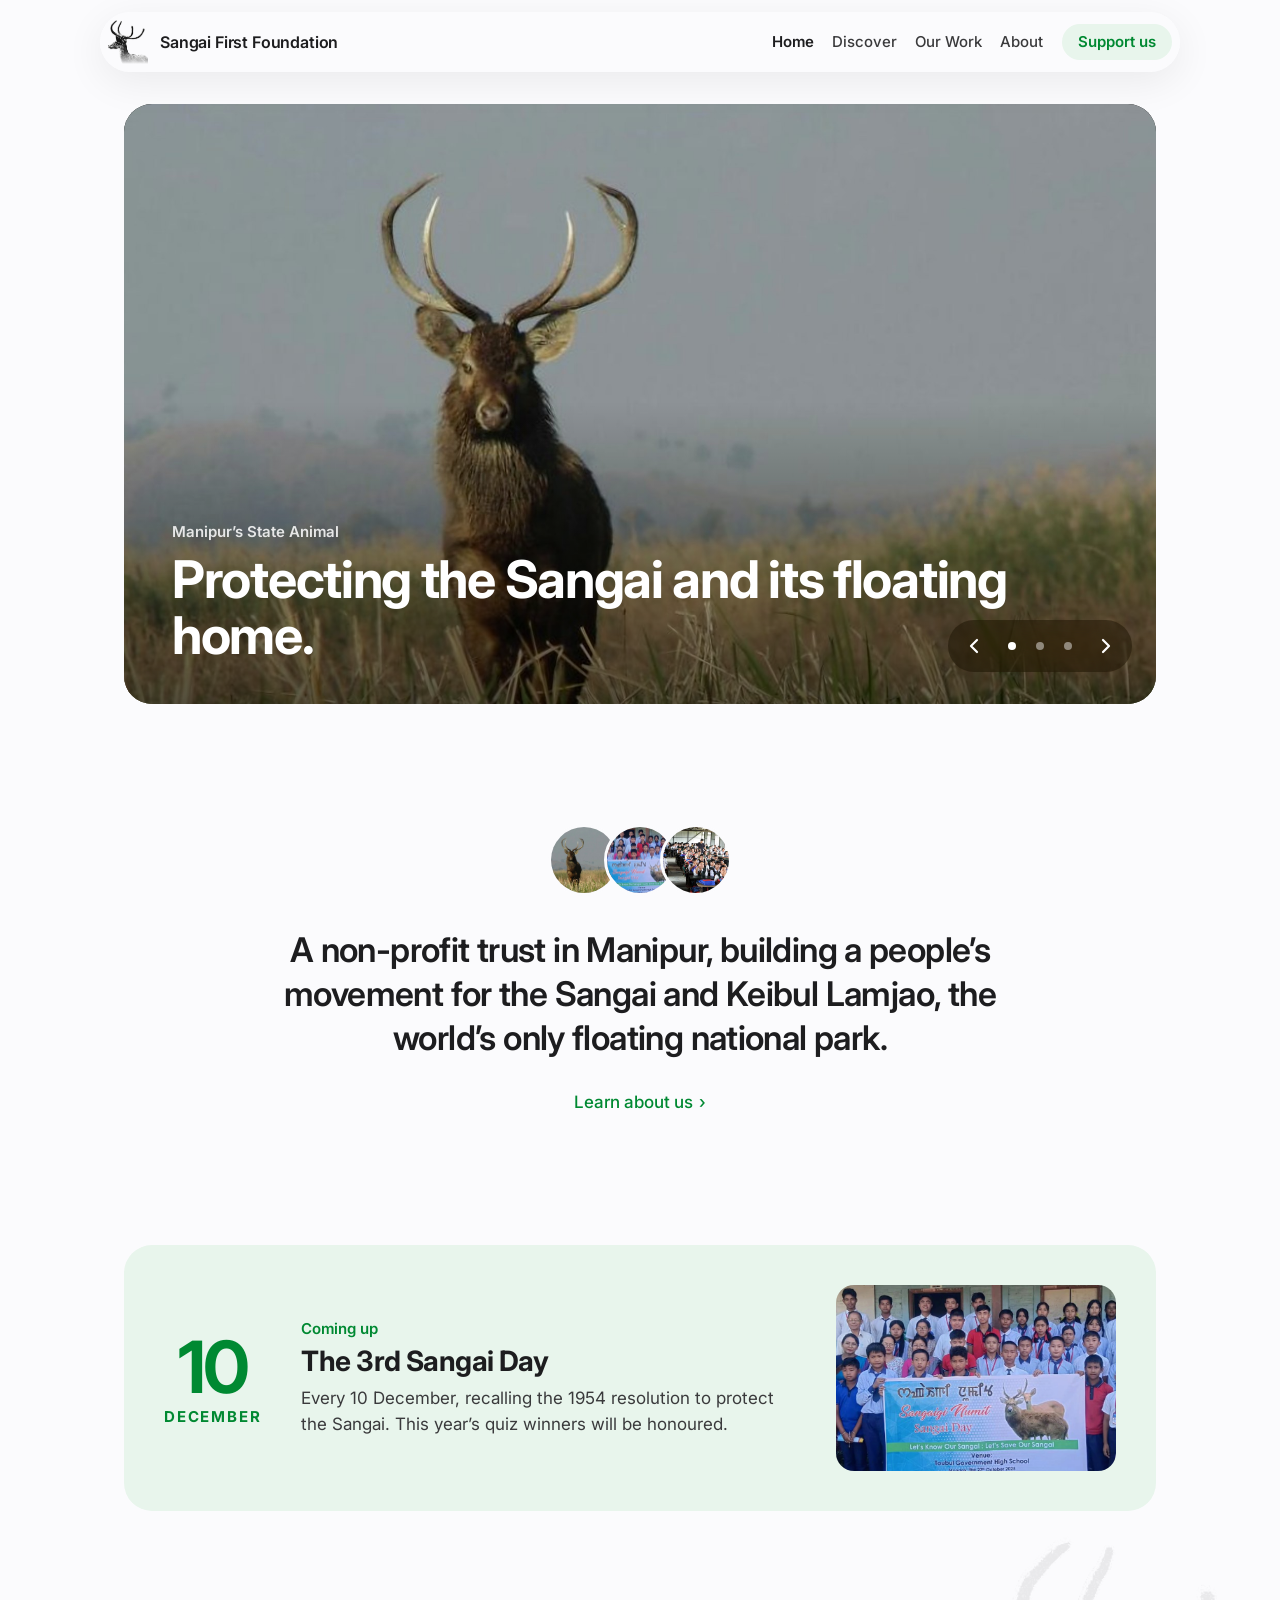
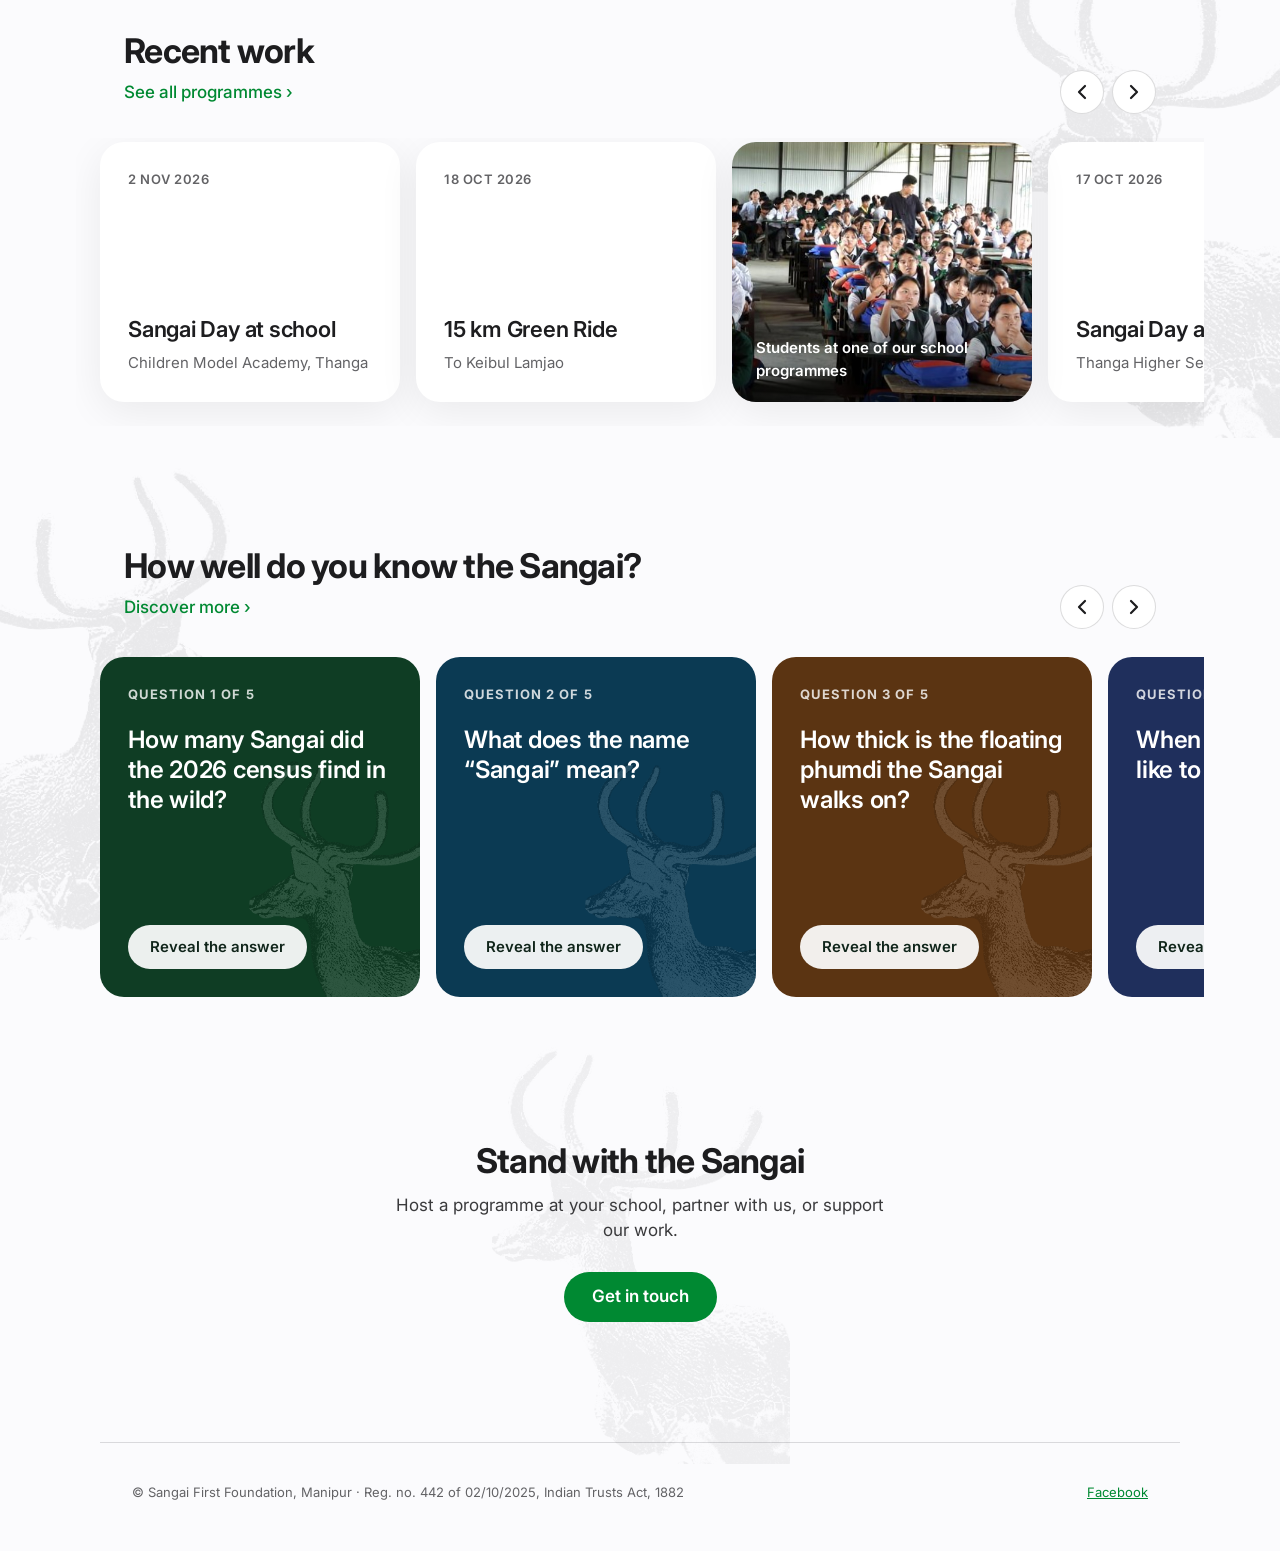
<file: index.html>
<!doctype html>
<html lang="en">
<head>
<meta charset="utf-8">
<meta name="viewport" content="width=device-width, initial-scale=1">
<title>Sangai First Foundation</title>
<meta name="description" content="A non-profit trust in Manipur building a people’s movement for the Sangai and Keibul Lamjao, the world’s only floating national park.">
<meta name="theme-color" content="#FBFBFD" media="(prefers-color-scheme: light)">
<meta name="theme-color" content="#000000" media="(prefers-color-scheme: dark)">
<link rel="icon" href="images/deer-engraving.png">
<link rel="preconnect" href="https://fonts.googleapis.com">
<link rel="preconnect" href="https://fonts.gstatic.com" crossorigin>
<link rel="stylesheet" href="https://fonts.googleapis.com/css2?family=Inter:wght@400;500;600;700&amp;family=Playfair+Display:wght@900&amp;display=swap">
<link rel="stylesheet" href="assets/styles.css?v=88663d30">
<script src="assets/site.js?v=88663d30" defer></script>
</head>
<body>
  <a class="skip" href="#main">Skip to content</a>
  <header class="site-header">
    <nav aria-label="Main" class="glassbar nav">
      <a class="brand" href="index.html">
        <span class="brand-mark" aria-hidden="true"><img class="engrave" src="images/deer-engraving.png" alt=""></span>
        <span class="brand-name">Sangai First Foundation</span>
      </a>
      <div class="nav-menu" id="nav-menu">
        <ul class="nav-links">
        <li><a href="index.html" aria-current="page">Home</a></li>
        <li><a href="discover.html">Discover</a></li>
        <li><a href="work.html">Our Work</a></li>
        <li><a href="about.html">About</a></li>
        </ul>
        <a class="nav-cta" href="contact.html">Support us</a>
      </div>
    </nav>
  </header>
  <main id="main">
    <section data-slideshow aria-roledescription="carousel" aria-label="Highlights" style="max-width: 1080px; margin: 0 auto; padding: 32px 24px 0">
      <div class="hero" style="position: relative; border-radius: 28px; overflow: hidden; background: #0B0F0B; height: 600px">
        <div data-slide role="group" aria-roledescription="slide" aria-label="1 of 3: The Sangai" style="position: absolute; inset: 0">
          <img src="images/deer-hd.jpg" alt="A Sangai stag with tall brow antlers standing in grassland" style="width: 100%; height: 100%; object-fit: cover; object-position: center 35%">
          <div class="hero-cap" style="position: absolute; inset: auto 0 0 0; padding: 120px 48px 40px; background: linear-gradient(to top, rgba(0,0,0,0.62), rgba(0,0,0,0))">
            <p style="margin: 0 0 8px; font-size: 15px; font-weight: 600; color: rgba(255,255,255,0.85)">Manipur’s State Animal</p>
            <p style="margin: 0; max-width: 18em; font-size: clamp(32px, 4.5vw, 52px); line-height: 1.08; font-weight: 700; letter-spacing: -0.025em; color: #FFFFFF">Protecting the Sangai and its floating home.</p>
          </div>
        </div>
        <div data-slide role="group" aria-roledescription="slide" aria-label="2 of 3: School programmes" hidden style="position: absolute; inset: 0">
          <img src="images/group-hd.jpg" alt="Students and teachers at Toubul Government High School holding a Sangai Day banner" style="width: 100%; height: 100%; object-fit: cover; object-position: center 35%">
          <div class="hero-cap" style="position: absolute; inset: auto 0 0 0; padding: 120px 48px 40px; background: linear-gradient(to top, rgba(0,0,0,0.62), rgba(0,0,0,0))">
            <p style="margin: 0 0 8px; font-size: 15px; font-weight: 600; color: rgba(255,255,255,0.85)">Responsible Schools for Sangai</p>
            <p style="margin: 0; max-width: 18em; font-size: clamp(32px, 4.5vw, 52px); line-height: 1.08; font-weight: 700; letter-spacing: -0.025em; color: #FFFFFF">A new school, almost every month.</p>
          </div>
        </div>
        <div data-slide role="group" aria-roledescription="slide" aria-label="3 of 3: Students" hidden style="position: absolute; inset: 0">
          <img src="images/class-hd.jpg" alt="A hall full of students in uniform at a sensitisation programme" style="width: 100%; height: 100%; object-fit: cover; object-position: center 35%">
          <div class="hero-cap" style="position: absolute; inset: auto 0 0 0; padding: 120px 48px 40px; background: linear-gradient(to top, rgba(0,0,0,0.62), rgba(0,0,0,0))">
            <p style="margin: 0 0 8px; font-size: 15px; font-weight: 600; color: rgba(255,255,255,0.85)">Sangai Ambassadors</p>
            <p style="margin: 0; max-width: 18em; font-size: clamp(32px, 4.5vw, 52px); line-height: 1.08; font-weight: 700; letter-spacing: -0.025em; color: #FFFFFF">Young people carrying the message home.</p>
          </div>
        </div>
        <div class="glassbar hero-ctrl" style="position: absolute; right: 24px; bottom: 32px; display: flex; align-items: center; gap: 4px; padding: 4px; border-radius: 999px; background: rgba(0,0,0,0.35)">
          <button type="button" data-prev aria-label="Previous slide" style="display: inline-flex; align-items: center; justify-content: center; width: 44px; height: 44px; border: 0; border-radius: 999px; background: transparent; color: #FFFFFF; cursor: pointer; padding: 0"><svg aria-hidden="true" width="10" height="16" viewBox="0 0 10 16" fill="none" stroke="currentColor" stroke-width="2.2" stroke-linecap="round" stroke-linejoin="round"><path d="M8 2L2 8l6 6"></path></svg></button>
          <button type="button" class="dot" data-go="0" aria-label="Show slide 1" aria-current="true" style="display: inline-flex; align-items: center; justify-content: center; width: 24px; height: 44px; border: 0; background: transparent; cursor: pointer; padding: 0"><span></span></button>
          <button type="button" class="dot" data-go="1" aria-label="Show slide 2" aria-current="false" style="display: inline-flex; align-items: center; justify-content: center; width: 24px; height: 44px; border: 0; background: transparent; cursor: pointer; padding: 0"><span></span></button>
          <button type="button" class="dot" data-go="2" aria-label="Show slide 3" aria-current="false" style="display: inline-flex; align-items: center; justify-content: center; width: 24px; height: 44px; border: 0; background: transparent; cursor: pointer; padding: 0"><span></span></button>
          <button type="button" data-next aria-label="Next slide" style="display: inline-flex; align-items: center; justify-content: center; width: 44px; height: 44px; border: 0; border-radius: 999px; background: transparent; color: #FFFFFF; cursor: pointer; padding: 0"><svg aria-hidden="true" width="10" height="16" viewBox="0 0 10 16" fill="none" stroke="currentColor" stroke-width="2.2" stroke-linecap="round" stroke-linejoin="round"><path d="M2 2l6 6-6 6"></path></svg></button>
        </div>
      </div>
    </section>

    <section style="max-width: 760px; margin: 0 auto; padding: 120px 24px 0; text-align: center">
      <div aria-hidden="true" style="display: flex; justify-content: center; margin-bottom: 32px">
        <img src="images/deer-hd.jpg" alt="" style="width: 72px; height: 72px; object-fit: cover; border-radius: 999px; border: 3px solid var(--bg)">
        <img src="images/group-hd.jpg" alt="" style="width: 72px; height: 72px; object-fit: cover; border-radius: 999px; border: 3px solid var(--bg); margin-left: -16px">
        <img src="images/class-hd.jpg" alt="" style="width: 72px; height: 72px; object-fit: cover; border-radius: 999px; border: 3px solid var(--bg); margin-left: -16px">
      </div>
      <h1 style="margin: 0; font-size: clamp(26px, 3vw, 34px); line-height: 1.3; font-weight: 600; letter-spacing: -0.018em">A non-profit trust in Manipur, building a people’s movement for the Sangai and Keibul Lamjao, the world’s only floating national park.</h1>
      <a href="about.html" style="display: inline-flex; align-items: center; gap: 6px; min-height: 44px; margin-top: 20px; font-size: 17px; font-weight: 500; text-decoration: none">Learn about us <span aria-hidden="true">›</span></a>
    </section>

    <section style="max-width: 1080px; margin: 0 auto; padding: 120px 24px 0">
      <a href="work.html" class="pad-card" style="display: flex; flex-wrap: wrap; align-items: center; gap: 24px 40px; padding: 40px; border-radius: 28px; background: var(--tint-fill); color: var(--label); text-decoration: none">
        <div aria-hidden="true" style="text-align: center; line-height: 1; color: var(--tint)">
          <p style="margin: 0; font-size: 72px; font-weight: 700; letter-spacing: -0.04em">10</p>
          <p style="margin: 6px 0 0; font-size: 15px; font-weight: 700; letter-spacing: 0.12em">DECEMBER</p>
        </div>
        <div style="flex: 1 1 360px; min-width: 0">
          <p style="margin: 0; font-size: 15px; font-weight: 600; color: var(--tint)">Coming up</p>
          <p style="margin: 4px 0 0; font-size: 28px; line-height: 1.2; font-weight: 700; letter-spacing: -0.02em">The 3rd Sangai Day</p>
          <p style="margin: 8px 0 0; color: var(--label2)">Every 10 December, recalling the 1954 resolution to protect the Sangai. This year’s quiz winners will be honoured.</p>
        </div>
        <img src="images/group-hd.jpg" alt="Students holding a Sangai Day banner" loading="lazy" style="flex: 0 1 280px; width: 280px; max-width: 100%; aspect-ratio: 3 / 2; object-fit: cover; border-radius: 18px">
      </a>
    </section>

    <section data-carousel aria-label="Recent work" class="has-wm" style="padding: 120px 0 0">
      <img class="wm wm-right" src="images/deer-engraving.png" alt="" aria-hidden="true" loading="lazy">
      <div style="max-width: 1080px; margin: 0 auto; padding: 0 24px">
        <div style="display: flex; align-items: flex-end; justify-content: space-between; gap: 16px; margin-bottom: 24px">
          <div>
            <h2 style="margin: 0; font-size: 34px; line-height: 1.15; font-weight: 700; letter-spacing: -0.022em">Recent work</h2>
            <a href="work.html" style="display: inline-flex; align-items: center; min-height: 44px; font-weight: 500; text-decoration: none">See all programmes ›</a>
          </div>
          <div style="display: flex; gap: 8px; flex: none">
            <button type="button" aria-label="Previous programmes" data-scroll="-1" style="display: inline-flex; align-items: center; justify-content: center; width: 44px; height: 44px; border-radius: 999px; border: 1px solid var(--sep); background: var(--card); color: var(--label); cursor: pointer; padding: 0"><svg aria-hidden="true" width="10" height="16" viewBox="0 0 10 16" fill="none" stroke="currentColor" stroke-width="2.2" stroke-linecap="round" stroke-linejoin="round"><path d="M8 2L2 8l6 6"></path></svg></button>
            <button type="button" aria-label="Next programmes" data-scroll="1" style="display: inline-flex; align-items: center; justify-content: center; width: 44px; height: 44px; border-radius: 999px; border: 1px solid var(--sep); background: var(--card); color: var(--label); cursor: pointer; padding: 0"><svg aria-hidden="true" width="10" height="16" viewBox="0 0 10 16" fill="none" stroke="currentColor" stroke-width="2.2" stroke-linecap="round" stroke-linejoin="round"><path d="M2 2l6 6-6 6"></path></svg></button>
          </div>
        </div>
      </div>
      <div style="max-width: 1128px; margin: 0 auto">
        <ul data-track class="track" style="display: flex; gap: 16px; overflow-x: auto; scroll-snap-type: x mandatory; padding-top: 4px; padding-bottom: 24px; scroll-padding-left: 24px; list-style: none; margin: 0">
          <li style="flex: 0 0 300px; scroll-snap-align: start; display: flex; flex-direction: column; justify-content: space-between; min-height: 260px; padding: 28px; border-radius: 24px; background: var(--card); box-shadow: var(--shadow)">
            <p style="margin: 0; font-size: 13px; font-weight: 600; letter-spacing: 0.04em; color: var(--label3)">2 NOV 2026</p>
            <div>
              <h3 style="margin: 0; font-size: 22px; line-height: 1.25; font-weight: 600; letter-spacing: -0.01em">Sangai Day at school</h3>
              <p style="margin: 8px 0 0; font-size: 15px; color: var(--label3)">Children Model Academy, Thanga</p>
            </div>
          </li>
          <li style="flex: 0 0 300px; scroll-snap-align: start; display: flex; flex-direction: column; justify-content: space-between; min-height: 260px; padding: 28px; border-radius: 24px; background: var(--card); box-shadow: var(--shadow)">
            <p style="margin: 0; font-size: 13px; font-weight: 600; letter-spacing: 0.04em; color: var(--label3)">18 OCT 2026</p>
            <div>
              <h3 style="margin: 0; font-size: 22px; line-height: 1.25; font-weight: 600; letter-spacing: -0.01em">15 km Green Ride</h3>
              <p style="margin: 8px 0 0; font-size: 15px; color: var(--label3)">To Keibul Lamjao</p>
            </div>
          </li>
          <li style="flex: 0 0 300px; scroll-snap-align: start; min-height: 260px; border-radius: 24px; overflow: hidden; position: relative; box-shadow: var(--shadow)">
            <img src="images/class-hd.jpg" alt="Students at a school programme" loading="lazy" style="position: absolute; inset: 0; width: 100%; height: 100%; object-fit: cover">
            <p style="position: absolute; left: 0; right: 0; bottom: 0; margin: 0; padding: 48px 24px 20px; font-size: 15px; font-weight: 600; color: #FFFFFF; background: linear-gradient(to top, rgba(0,0,0,0.6), rgba(0,0,0,0))">Students at one of our school programmes</p>
          </li>
          <li style="flex: 0 0 300px; scroll-snap-align: start; display: flex; flex-direction: column; justify-content: space-between; min-height: 260px; padding: 28px; border-radius: 24px; background: var(--card); box-shadow: var(--shadow)">
            <p style="margin: 0; font-size: 13px; font-weight: 600; letter-spacing: 0.04em; color: var(--label3)">17 OCT 2026</p>
            <div>
              <h3 style="margin: 0; font-size: 22px; line-height: 1.25; font-weight: 600; letter-spacing: -0.01em">Sangai Day at school</h3>
              <p style="margin: 8px 0 0; font-size: 15px; color: var(--label3)">Thanga Higher Secondary School</p>
            </div>
          </li>
          <li style="flex: 0 0 300px; scroll-snap-align: start; display: flex; flex-direction: column; justify-content: space-between; min-height: 260px; padding: 28px; border-radius: 24px; background: var(--card); box-shadow: var(--shadow)">
            <p style="margin: 0; font-size: 13px; font-weight: 600; letter-spacing: 0.04em; color: var(--label3)">29 SEP 2026</p>
            <div>
              <h3 style="margin: 0; font-size: 22px; line-height: 1.25; font-weight: 600; letter-spacing: -0.01em">Sangai Day at school</h3>
              <p style="margin: 8px 0 0; font-size: 15px; color: var(--label3)">Loktak Christian Model High School</p>
            </div>
          </li>
          <li style="flex: 0 0 300px; scroll-snap-align: start; min-height: 260px; border-radius: 24px; overflow: hidden; position: relative; box-shadow: var(--shadow)">
            <img src="images/speaker-hd.jpg" alt="A trustee speaking at a school programme" loading="lazy" style="position: absolute; inset: 0; width: 100%; height: 100%; object-fit: cover">
            <p style="position: absolute; left: 0; right: 0; bottom: 0; margin: 0; padding: 48px 24px 20px; font-size: 15px; font-weight: 600; color: #FFFFFF; background: linear-gradient(to top, rgba(0,0,0,0.6), rgba(0,0,0,0))">A talk on the Sangai’s history and ecology</p>
          </li>
          <li style="flex: 0 0 300px; scroll-snap-align: start; display: flex; flex-direction: column; justify-content: space-between; min-height: 260px; padding: 28px; border-radius: 24px; background: var(--card); box-shadow: var(--shadow)">
            <p style="margin: 0; font-size: 13px; font-weight: 600; letter-spacing: 0.04em; color: var(--label3)">18 JUL 2026</p>
            <div>
              <h3 style="margin: 0; font-size: 22px; line-height: 1.25; font-weight: 600; letter-spacing: -0.01em">Uningthou planting</h3>
              <p style="margin: 8px 0 0; font-size: 15px; color: var(--label3)">Paradise Gardening School, Chandpur</p>
            </div>
          </li>
          <li style="flex: 0 0 300px; scroll-snap-align: start; display: flex; flex-direction: column; justify-content: space-between; min-height: 260px; padding: 28px; border-radius: 24px; background: var(--card); box-shadow: var(--shadow)">
            <p style="margin: 0; font-size: 13px; font-weight: 600; letter-spacing: 0.04em; color: var(--label3)">11 JUL 2026</p>
            <div>
              <h3 style="margin: 0; font-size: 22px; line-height: 1.25; font-weight: 600; letter-spacing: -0.01em">Native tree drive</h3>
              <p style="margin: 8px 0 0; font-size: 15px; color: var(--label3)">Thanga Chingjao Hillock, Loktak</p>
            </div>
          </li>
        </ul>
      </div>
    </section>

    <section data-carousel aria-label="Sangai quiz" class="has-wm" style="padding: 120px 0 0">
      <img class="wm wm-left" src="images/deer-engraving.png" alt="" aria-hidden="true" loading="lazy">
      <div style="max-width: 1080px; margin: 0 auto; padding: 0 24px">
        <div style="display: flex; align-items: flex-end; justify-content: space-between; gap: 16px; margin-bottom: 24px">
          <div>
            <h2 style="margin: 0; font-size: 34px; line-height: 1.15; font-weight: 700; letter-spacing: -0.022em">How well do you know the Sangai?</h2>
            <a href="discover.html" style="display: inline-flex; align-items: center; min-height: 44px; font-weight: 500; text-decoration: none">Discover more ›</a>
          </div>
          <div style="display: flex; gap: 8px; flex: none">
            <button type="button" aria-label="Previous questions" data-scroll="-1" style="display: inline-flex; align-items: center; justify-content: center; width: 44px; height: 44px; border-radius: 999px; border: 1px solid var(--sep); background: var(--card); color: var(--label); cursor: pointer; padding: 0"><svg aria-hidden="true" width="10" height="16" viewBox="0 0 10 16" fill="none" stroke="currentColor" stroke-width="2.2" stroke-linecap="round" stroke-linejoin="round"><path d="M8 2L2 8l6 6"></path></svg></button>
            <button type="button" aria-label="Next questions" data-scroll="1" style="display: inline-flex; align-items: center; justify-content: center; width: 44px; height: 44px; border-radius: 999px; border: 1px solid var(--sep); background: var(--card); color: var(--label); cursor: pointer; padding: 0"><svg aria-hidden="true" width="10" height="16" viewBox="0 0 10 16" fill="none" stroke="currentColor" stroke-width="2.2" stroke-linecap="round" stroke-linejoin="round"><path d="M2 2l6 6-6 6"></path></svg></button>
          </div>
        </div>
      </div>
      <div style="max-width: 1128px; margin: 0 auto">
        <ul data-track class="track" style="display: flex; gap: 16px; overflow-x: auto; scroll-snap-type: x mandatory; padding-top: 4px; padding-bottom: 24px; scroll-padding-left: 24px; list-style: none; margin: 0">
          <li class="card-wm" style="flex: 0 0 320px; scroll-snap-align: start; display: flex; flex-direction: column; gap: 20px; min-height: 340px; padding: 28px; border-radius: 24px; color: #FFFFFF; background: #0F3D24">
            <img class="wm" src="images/deer-engraving.png" alt="" aria-hidden="true" loading="lazy">
            <p style="margin: 0; font-size: 13px; font-weight: 700; letter-spacing: 0.08em; opacity: 0.8">QUESTION 1 OF 5</p>
            <p style="margin: 0; flex: 1; font-size: 24px; line-height: 1.25; font-weight: 600; letter-spacing: -0.01em">How many Sangai did the 2026 census find in the wild?</p>
            <div class="answer" data-answer tabindex="-1" aria-live="polite" hidden>
              <p style="margin: 0; font-size: 44px; line-height: 1; font-weight: 700; letter-spacing: -0.03em">172</p>
              <p style="margin: 10px 0 0; font-size: 15px; line-height: 1.45; opacity: 0.92">Down from 260 in 2016. Every one lives in Keibul Lamjao.</p>
            </div>
            <button type="button" data-reveal style="align-self: flex-start; min-height: 44px; padding: 0 22px; border: 0; border-radius: 999px; background: rgba(255,255,255,0.92); color: #10251A; font-size: 15px; font-weight: 600; cursor: pointer">Reveal the answer</button>
          </li>
          <li class="card-wm" style="flex: 0 0 320px; scroll-snap-align: start; display: flex; flex-direction: column; gap: 20px; min-height: 340px; padding: 28px; border-radius: 24px; color: #FFFFFF; background: #0B3A53">
            <img class="wm" src="images/deer-engraving.png" alt="" aria-hidden="true" loading="lazy">
            <p style="margin: 0; font-size: 13px; font-weight: 700; letter-spacing: 0.08em; opacity: 0.8">QUESTION 2 OF 5</p>
            <p style="margin: 0; flex: 1; font-size: 24px; line-height: 1.25; font-weight: 600; letter-spacing: -0.01em">What does the name “Sangai” mean?</p>
            <div class="answer" data-answer tabindex="-1" aria-live="polite" hidden>
              <p style="margin: 0; font-size: 44px; line-height: 1; font-weight: 700; letter-spacing: -0.03em">The one that waits</p>
              <p style="margin: 10px 0 0; font-size: 15px; line-height: 1.45; opacity: 0.92">From “sa” (animal) and “ngai” (awaiting): a running stag stops to look back.</p>
            </div>
            <button type="button" data-reveal style="align-self: flex-start; min-height: 44px; padding: 0 22px; border: 0; border-radius: 999px; background: rgba(255,255,255,0.92); color: #10251A; font-size: 15px; font-weight: 600; cursor: pointer">Reveal the answer</button>
          </li>
          <li class="card-wm" style="flex: 0 0 320px; scroll-snap-align: start; display: flex; flex-direction: column; gap: 20px; min-height: 340px; padding: 28px; border-radius: 24px; color: #FFFFFF; background: #5B3412">
            <img class="wm" src="images/deer-engraving.png" alt="" aria-hidden="true" loading="lazy">
            <p style="margin: 0; font-size: 13px; font-weight: 700; letter-spacing: 0.08em; opacity: 0.8">QUESTION 3 OF 5</p>
            <p style="margin: 0; flex: 1; font-size: 24px; line-height: 1.25; font-weight: 600; letter-spacing: -0.01em">How thick is the floating phumdi the Sangai walks on?</p>
            <div class="answer" data-answer tabindex="-1" aria-live="polite" hidden>
              <p style="margin: 0; font-size: 44px; line-height: 1; font-weight: 700; letter-spacing: -0.03em">Up to 1.2 m</p>
              <p style="margin: 10px 0 0; font-size: 15px; line-height: 1.45; opacity: 0.92">Only about a fifth of it sits above the water, enough to carry a deer.</p>
            </div>
            <button type="button" data-reveal style="align-self: flex-start; min-height: 44px; padding: 0 22px; border: 0; border-radius: 999px; background: rgba(255,255,255,0.92); color: #10251A; font-size: 15px; font-weight: 600; cursor: pointer">Reveal the answer</button>
          </li>
          <li class="card-wm" style="flex: 0 0 320px; scroll-snap-align: start; display: flex; flex-direction: column; gap: 20px; min-height: 340px; padding: 28px; border-radius: 24px; color: #FFFFFF; background: #1F2F5C">
            <img class="wm" src="images/deer-engraving.png" alt="" aria-hidden="true" loading="lazy">
            <p style="margin: 0; font-size: 13px; font-weight: 700; letter-spacing: 0.08em; opacity: 0.8">QUESTION 4 OF 5</p>
            <p style="margin: 0; flex: 1; font-size: 24px; line-height: 1.25; font-weight: 600; letter-spacing: -0.01em">When does the Sangai like to graze?</p>
            <div class="answer" data-answer tabindex="-1" aria-live="polite" hidden>
              <p style="margin: 0; font-size: 44px; line-height: 1; font-weight: 700; letter-spacing: -0.03em">Dawn and dusk</p>
              <p style="margin: 10px 0 0; font-size: 15px; line-height: 1.45; opacity: 0.92">Roughly 4:30 to 8 am and 3 to 6 pm, resting under tall reeds in between.</p>
            </div>
            <button type="button" data-reveal style="align-self: flex-start; min-height: 44px; padding: 0 22px; border: 0; border-radius: 999px; background: rgba(255,255,255,0.92); color: #10251A; font-size: 15px; font-weight: 600; cursor: pointer">Reveal the answer</button>
          </li>
          <li class="card-wm" style="flex: 0 0 320px; scroll-snap-align: start; display: flex; flex-direction: column; gap: 20px; min-height: 340px; padding: 28px; border-radius: 24px; color: #FFFFFF; background: #3D2A52">
            <img class="wm" src="images/deer-engraving.png" alt="" aria-hidden="true" loading="lazy">
            <p style="margin: 0; font-size: 13px; font-weight: 700; letter-spacing: 0.08em; opacity: 0.8">QUESTION 5 OF 5</p>
            <p style="margin: 0; flex: 1; font-size: 24px; line-height: 1.25; font-weight: 600; letter-spacing: -0.01em">Which sport was born in Manipur as Sagol Kangjei?</p>
            <div class="answer" data-answer tabindex="-1" aria-live="polite" hidden>
              <p style="margin: 0; font-size: 44px; line-height: 1; font-weight: 700; letter-spacing: -0.03em">Polo</p>
              <p style="margin: 10px 0 0; font-size: 15px; line-height: 1.45; opacity: 0.92">Manipur is known as the birthplace of modern polo.</p>
            </div>
            <button type="button" data-reveal style="align-self: flex-start; min-height: 44px; padding: 0 22px; border: 0; border-radius: 999px; background: rgba(255,255,255,0.92); color: #10251A; font-size: 15px; font-weight: 600; cursor: pointer">Reveal the answer</button>
          </li>
        </ul>
      </div>
    </section>

    <section class="has-wm" style="max-width: 1080px; margin: 0 auto; padding: 120px 24px 0; padding-bottom: 120px; text-align: center">
      <img class="wm wm-center" src="images/deer-engraving.png" alt="" aria-hidden="true" loading="lazy">
      <h2 style="margin: 0; font-size: 34px; line-height: 1.15; font-weight: 700; letter-spacing: -0.022em">Stand with the Sangai</h2>
      <p style="margin: 12px auto 28px; max-width: 30em; color: var(--label2)">Host a programme at your school, partner with us, or support our work.</p>
      <a href="contact.html" style="display: inline-flex; align-items: center; min-height: 50px; padding: 0 28px; background: var(--tint); color: var(--on-tint); text-decoration: none; border-radius: 999px; font-weight: 600">Get in touch</a>
    </section>
  </main>
  <footer>
    <div style="max-width: 1080px; margin: 0 auto; padding: 40px 32px 48px; border-top: 1px solid var(--sep); display: flex; flex-wrap: wrap; gap: 8px 32px; justify-content: space-between; font-size: 13px; color: var(--label3)">
      <p style="margin: 0">© Sangai First Foundation, Manipur · Reg. no. 442 of 02/10/2025, Indian Trusts Act, 1882</p>
      <a href="https://www.facebook.com/profile.php?id=61573232295835" style="display: inline-flex; align-items: center; min-height: 44px; margin: -12px 0">Facebook</a>
    </div>
  </footer>
</body>
</html>
</file>
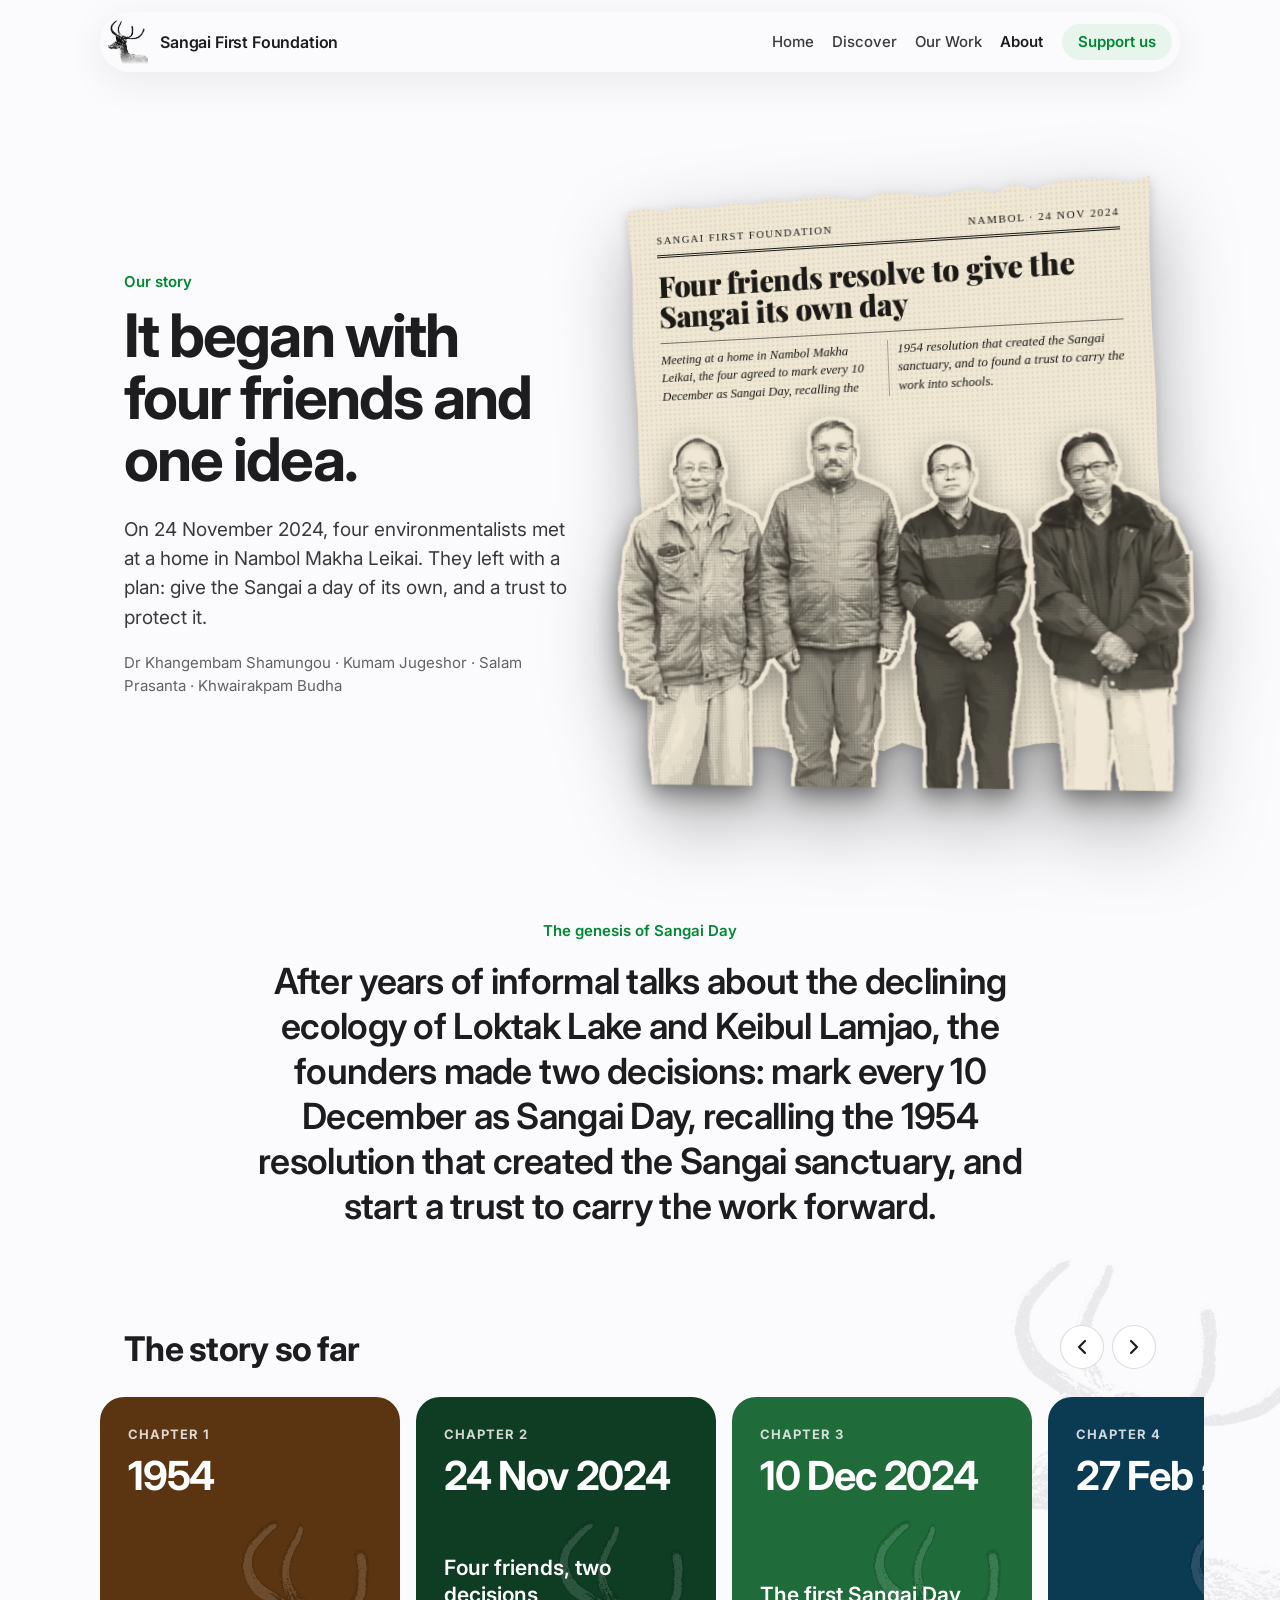
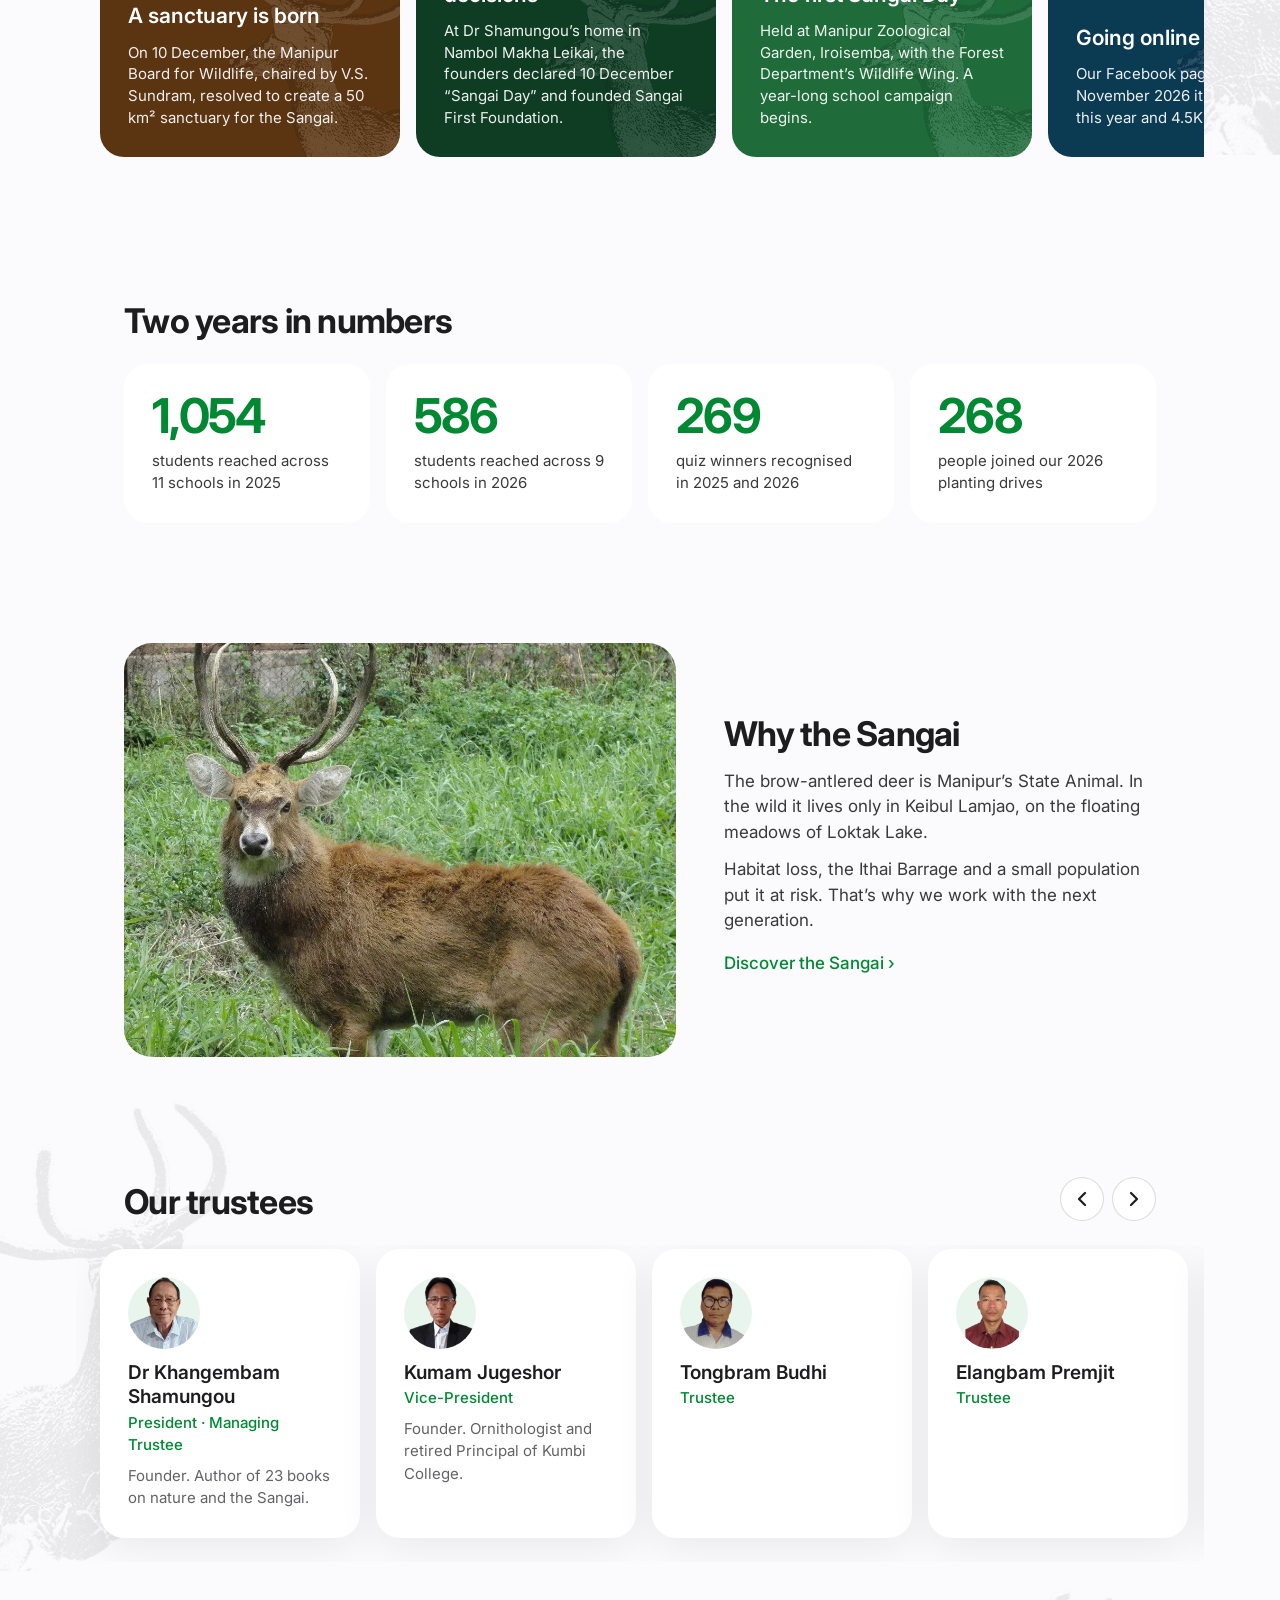
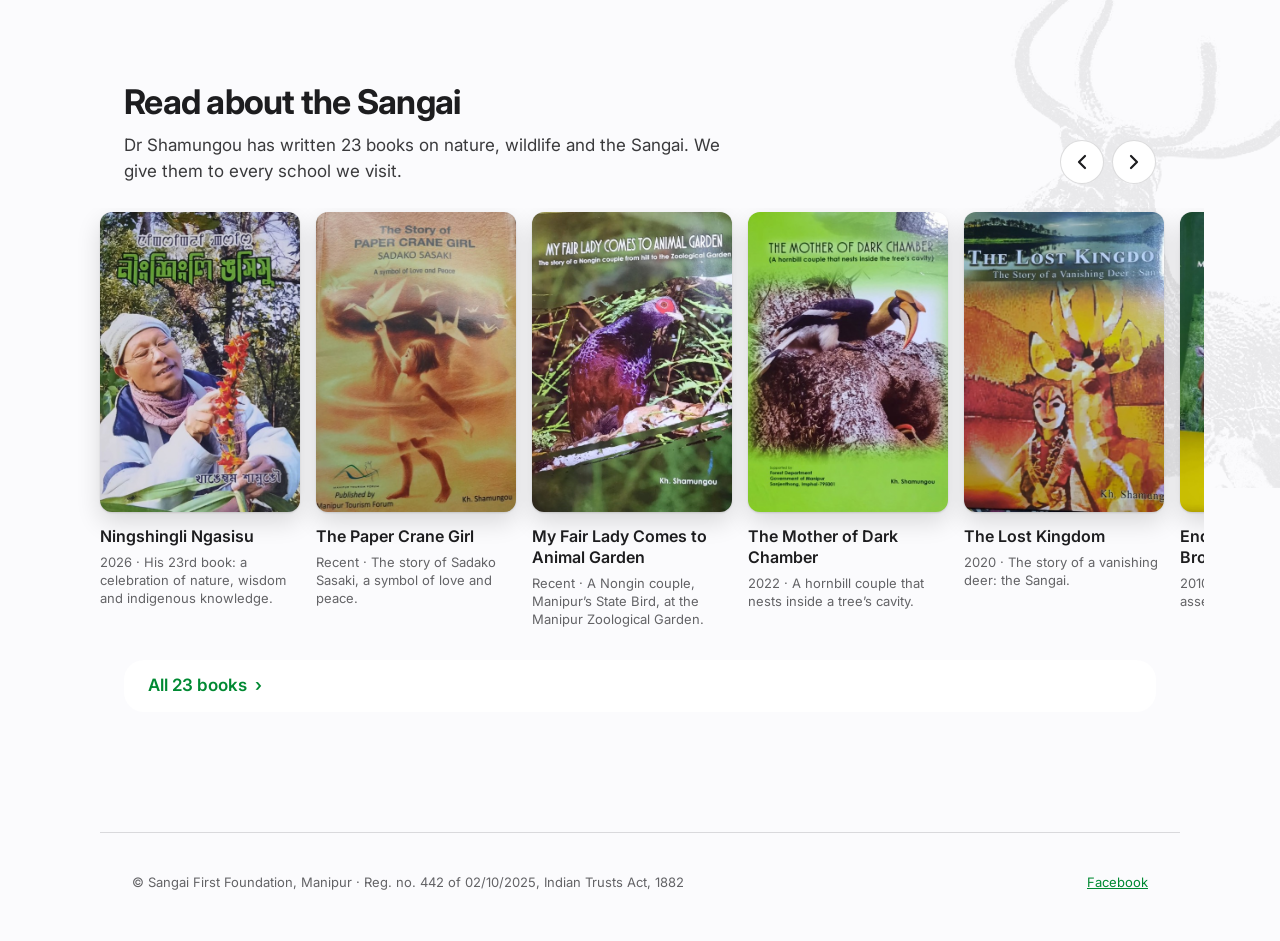
<file: about.html>
<!doctype html>
<html lang="en">
<head>
<meta charset="utf-8">
<meta name="viewport" content="width=device-width, initial-scale=1">
<title>About · Sangai First Foundation</title>
<meta name="description" content="How four friends founded Sangai First Foundation, our story so far and our trustees.">
<meta name="theme-color" content="#FBFBFD" media="(prefers-color-scheme: light)">
<meta name="theme-color" content="#000000" media="(prefers-color-scheme: dark)">
<link rel="icon" href="images/deer-engraving.png">
<link rel="preconnect" href="https://fonts.googleapis.com">
<link rel="preconnect" href="https://fonts.gstatic.com" crossorigin>
<link rel="stylesheet" href="https://fonts.googleapis.com/css2?family=Inter:wght@400;500;600;700&amp;family=Playfair+Display:wght@900&amp;display=swap">
<link rel="stylesheet" href="assets/styles.css?v=88663d30">
<script src="assets/site.js?v=88663d30" defer></script>
</head>
<body>
  <a class="skip" href="#main">Skip to content</a>
  <header class="site-header">
    <nav aria-label="Main" class="glassbar nav">
      <a class="brand" href="index.html">
        <span class="brand-mark" aria-hidden="true"><img class="engrave" src="images/deer-engraving.png" alt=""></span>
        <span class="brand-name">Sangai First Foundation</span>
      </a>
      <div class="nav-menu" id="nav-menu">
        <ul class="nav-links">
        <li><a href="index.html">Home</a></li>
        <li><a href="discover.html">Discover</a></li>
        <li><a href="work.html">Our Work</a></li>
        <li><a href="about.html" aria-current="page">About</a></li>
        </ul>
        <a class="nav-cta" href="contact.html">Support us</a>
      </div>
    </nav>
  </header>
  <main id="main">
    <section style="max-width: 1080px; margin: 0 auto; padding: 96px 24px 0; display: flex; flex-wrap: wrap; align-items: center; gap: 72px 56px">
      <div style="flex: 1 1 380px; min-width: 0">
        <p style="margin: 0 0 12px; font-size: 15px; font-weight: 600; color: var(--tint)">Our story</p>
        <h1 style="margin: 0; font-size: clamp(40px, 5vw, 60px); line-height: 1.03; font-weight: 700; letter-spacing: -0.032em">It began with four friends and one idea.</h1>
        <p style="margin: 24px 0 0; font-size: 19px; line-height: 1.55; color: var(--label2)">On 24 November 2024, four environmentalists met at a home in Nambol Makha Leikai. They left with a plan: give the Sangai a day of its own, and a trust to protect it.</p>
        <p style="margin: 20px 0 0; font-size: 15px; color: var(--label3)">Dr Khangembam Shamungou · Kumam Jugeshor · Salam Prasanta · Khwairakpam Budha</p>
      </div>
      <figure style="flex: 1 1 460px; min-width: 0; margin: 0; padding: 24px 0 48px; perspective: 1400px">
        <div class="clip" style="position: relative; height: 560px; transform: rotate(-2.2deg) rotateY(-8deg); filter: drop-shadow(0 30px 40px rgba(0,0,0,0.28)) drop-shadow(0 4px 6px rgba(0,0,0,0.18))">
          <div style="position: absolute; inset: 0; clip-path: polygon(0.0% 0.5%, 3.6% 0.2%, 7.1% 1.0%, 10.7% 0.1%, 14.3% 0.9%, 17.9% 0.6%, 21.4% 0.1%, 25.0% 0.8%, 28.6% 0.1%, 32.1% 0.7%, 35.7% 0.1%, 39.3% 0.1%, 42.9% 0.7%, 46.4% 1.3%, 50.0% 0.2%, 53.6% 0.4%, 57.1% 1.0%, 60.7% 1.5%, 64.3% 0.9%, 67.9% 0.6%, 71.4% 1.6%, 75.0% 0.1%, 78.6% 1.4%, 82.1% 0.5%, 85.7% 0.2%, 89.3% 0.2%, 92.9% 0.5%, 96.4% 1.3%, 100.0% 0.3%, 99.5% 12.5%, 99.4% 25.0%, 99.7% 37.5%, 99.5% 50.0%, 99.9% 62.5%, 99.9% 75.0%, 99.8% 87.5%, 100.0% 98.9%, 96.4% 99.3%, 92.9% 99.5%, 89.3% 99.1%, 85.7% 99.3%, 82.1% 99.5%, 78.6% 98.7%, 75.0% 98.9%, 71.4% 99.6%, 67.9% 99.1%, 64.3% 99.2%, 60.7% 98.6%, 57.1% 98.8%, 53.6% 99.5%, 50.0% 98.4%, 46.4% 99.8%, 42.9% 99.3%, 39.3% 98.8%, 35.7% 99.8%, 32.1% 99.2%, 28.6% 99.9%, 25.0% 98.9%, 21.4% 98.8%, 17.9% 99.1%, 14.3% 98.6%, 10.7% 99.5%, 7.1% 98.9%, 3.6% 99.0%, 0.0% 99.1%, 0.4% 87.5%, 0.8% 75.0%, 0.9% 62.5%, 0.4% 50.0%, 0.6% 37.5%, 0.1% 25.0%, 0.6% 12.5%); background-color: #EFE7D4; background-image: radial-gradient(rgba(40,32,20,0.07) 1px, transparent 1.3px); background-size: 5px 5px; color: #1C1A16; font-family: Georgia, &quot;Times New Roman&quot;, serif; padding: 26px 30px">
            <div style="display: flex; justify-content: space-between; gap: 12px; padding-bottom: 6px; border-bottom: 3px double #1C1A16; font-size: 11px; letter-spacing: 0.14em; text-transform: uppercase">
              <span>Sangai First Foundation</span><span>Nambol · 24 Nov 2024</span>
            </div>
            <p style="margin: 14px 0 0; font-family: &quot;Playfair Display&quot;, Georgia, serif; font-size: 30px; line-height: 1.05; font-weight: 900; letter-spacing: -0.01em">Four friends resolve to give the Sangai its own day</p>
            <p class="clip-text" style="margin: 10px 0 0; padding-top: 8px; border-top: 1px solid rgba(28,26,22,0.6); font-size: 13px; line-height: 1.45; font-style: italic; columns: 2; column-gap: 20px; column-rule: 1px solid rgba(28,26,22,0.35)">Meeting at a home in Nambol Makha Leikai, the four agreed to mark every 10 December as Sangai Day, recalling the 1954 resolution that created the Sangai sanctuary, and to found a trust to carry the work into schools.</p>
          </div>
          <img src="images/founders-newsprint.webp" alt="Halftone newspaper-style cutout of the four founders standing together: Dr Khangembam Shamungou, Kumam Jugeshor, Salam Prasanta and Khwairakpam Budha" style="position: absolute; left: -5%; bottom: -36px; width: 110%; max-width: none; height: auto; transform: translateZ(50px) rotate(1.2deg); filter: drop-shadow(0 10px 14px rgba(0,0,0,0.35))">
        </div>
      </figure>
    </section>

    <section style="max-width: 820px; margin: 0 auto; padding: 120px 24px 0; text-align: center">
      <p style="margin: 0 0 16px; font-size: 15px; font-weight: 600; color: var(--tint)">The genesis of Sangai Day</p>
      <p style="margin: 0; font-size: clamp(26px, 3vw, 36px); line-height: 1.25; font-weight: 600; letter-spacing: -0.02em">After years of informal talks about the declining ecology of Loktak Lake and Keibul Lamjao, the founders made two decisions: mark every 10 December as Sangai Day, recalling the 1954 resolution that created the Sangai sanctuary, and start a trust to carry the work forward.</p>
    </section>

    <section data-carousel aria-label="Our story so far" class="has-wm" style="padding: 96px 0 0">
      <img class="wm wm-right" src="images/deer-engraving.png" alt="" aria-hidden="true" loading="lazy">
      <div style="max-width: 1080px; margin: 0 auto; padding: 0 24px 24px; display: flex; align-items: flex-end; justify-content: space-between; gap: 16px">
        <h2 style="margin: 0; font-size: 34px; line-height: 1.15; font-weight: 700; letter-spacing: -0.022em">The story so far</h2>
        <div style="display: flex; gap: 8px; flex: none">
            <button type="button" aria-label="Previous milestones" data-scroll="-1" style="display: inline-flex; align-items: center; justify-content: center; width: 44px; height: 44px; border-radius: 999px; border: 1px solid var(--sep); background: var(--card); color: var(--label); cursor: pointer; padding: 0"><svg aria-hidden="true" width="10" height="16" viewBox="0 0 10 16" fill="none" stroke="currentColor" stroke-width="2.2" stroke-linecap="round" stroke-linejoin="round"><path d="M8 2L2 8l6 6"></path></svg></button>
            <button type="button" aria-label="Next milestones" data-scroll="1" style="display: inline-flex; align-items: center; justify-content: center; width: 44px; height: 44px; border-radius: 999px; border: 1px solid var(--sep); background: var(--card); color: var(--label); cursor: pointer; padding: 0"><svg aria-hidden="true" width="10" height="16" viewBox="0 0 10 16" fill="none" stroke="currentColor" stroke-width="2.2" stroke-linecap="round" stroke-linejoin="round"><path d="M2 2l6 6-6 6"></path></svg></button>
          </div>
      </div>
      <div style="max-width: 1128px; margin: 0 auto">
        <ol data-track class="track" style="display: flex; gap: 16px; overflow-x: auto; scroll-snap-type: x mandatory; padding-top: 4px; padding-bottom: 24px; scroll-padding-left: 24px; list-style: none; margin: 0">
          <li class="card-wm" style="flex: 0 0 300px; scroll-snap-align: start; display: flex; flex-direction: column; gap: 12px; min-height: 360px; padding: 28px; border-radius: 24px; color: #FFFFFF; background: #5B3412">
            <img class="wm" src="images/deer-engraving.png" alt="" aria-hidden="true" loading="lazy">
            <p style="margin: 0; font-size: 13px; font-weight: 700; letter-spacing: 0.08em; opacity: 0.8">CHAPTER 1</p>
            <p style="margin: 0; font-size: 40px; line-height: 1.02; font-weight: 700; letter-spacing: -0.03em">1954</p>
            <div style="flex: 1"></div>
            <h3 style="margin: 0; font-size: 21px; line-height: 1.25; font-weight: 600">A sanctuary is born</h3>
            <p style="margin: 0; font-size: 15px; line-height: 1.45; opacity: 0.92">On 10 December, the Manipur Board for Wildlife, chaired by V.S. Sundram, resolved to create a 50 km² sanctuary for the Sangai.</p>
          </li>
          <li class="card-wm" style="flex: 0 0 300px; scroll-snap-align: start; display: flex; flex-direction: column; gap: 12px; min-height: 360px; padding: 28px; border-radius: 24px; color: #FFFFFF; background: #0F3D24">
            <img class="wm" src="images/deer-engraving.png" alt="" aria-hidden="true" loading="lazy">
            <p style="margin: 0; font-size: 13px; font-weight: 700; letter-spacing: 0.08em; opacity: 0.8">CHAPTER 2</p>
            <p style="margin: 0; font-size: 40px; line-height: 1.02; font-weight: 700; letter-spacing: -0.03em">24 Nov 2024</p>
            <div style="flex: 1"></div>
            <h3 style="margin: 0; font-size: 21px; line-height: 1.25; font-weight: 600">Four friends, two decisions</h3>
            <p style="margin: 0; font-size: 15px; line-height: 1.45; opacity: 0.92">At Dr Shamungou’s home in Nambol Makha Leikai, the founders declared 10 December “Sangai Day” and founded Sangai First Foundation.</p>
          </li>
          <li class="card-wm" style="flex: 0 0 300px; scroll-snap-align: start; display: flex; flex-direction: column; gap: 12px; min-height: 360px; padding: 28px; border-radius: 24px; color: #FFFFFF; background: #1F6B3A">
            <img class="wm" src="images/deer-engraving.png" alt="" aria-hidden="true" loading="lazy">
            <p style="margin: 0; font-size: 13px; font-weight: 700; letter-spacing: 0.08em; opacity: 0.8">CHAPTER 3</p>
            <p style="margin: 0; font-size: 40px; line-height: 1.02; font-weight: 700; letter-spacing: -0.03em">10 Dec 2024</p>
            <div style="flex: 1"></div>
            <h3 style="margin: 0; font-size: 21px; line-height: 1.25; font-weight: 600">The first Sangai Day</h3>
            <p style="margin: 0; font-size: 15px; line-height: 1.45; opacity: 0.92">Held at Manipur Zoological Garden, Iroisemba, with the Forest Department’s Wildlife Wing. A year-long school campaign begins.</p>
          </li>
          <li class="card-wm" style="flex: 0 0 300px; scroll-snap-align: start; display: flex; flex-direction: column; gap: 12px; min-height: 360px; padding: 28px; border-radius: 24px; color: #FFFFFF; background: #0B3A53">
            <img class="wm" src="images/deer-engraving.png" alt="" aria-hidden="true" loading="lazy">
            <p style="margin: 0; font-size: 13px; font-weight: 700; letter-spacing: 0.08em; opacity: 0.8">CHAPTER 4</p>
            <p style="margin: 0; font-size: 40px; line-height: 1.02; font-weight: 700; letter-spacing: -0.03em">27 Feb 2025</p>
            <div style="flex: 1"></div>
            <h3 style="margin: 0; font-size: 21px; line-height: 1.25; font-weight: 600">Going online</h3>
            <p style="margin: 0; font-size: 15px; line-height: 1.45; opacity: 0.92">Our Facebook page launches. By November 2026 it has 107 posts this year and 4.5K views.</p>
          </li>
          <li class="card-wm" style="flex: 0 0 300px; scroll-snap-align: start; display: flex; flex-direction: column; gap: 12px; min-height: 360px; padding: 28px; border-radius: 24px; color: #FFFFFF; background: #1F2F5C">
            <img class="wm" src="images/deer-engraving.png" alt="" aria-hidden="true" loading="lazy">
            <p style="margin: 0; font-size: 13px; font-weight: 700; letter-spacing: 0.08em; opacity: 0.8">CHAPTER 5</p>
            <p style="margin: 0; font-size: 40px; line-height: 1.02; font-weight: 700; letter-spacing: -0.03em">10 Dec 2025</p>
            <div style="flex: 1"></div>
            <h3 style="margin: 0; font-size: 21px; line-height: 1.25; font-weight: 600">2nd Sangai Day</h3>
            <p style="margin: 0; font-size: 15px; line-height: 1.45; opacity: 0.92">At Phouoibee Community Hall, Keibul Lamjao. 152 quiz winners and the top five of Yarou Sangai 2025 are honoured.</p>
          </li>
          <li class="card-wm" style="flex: 0 0 300px; scroll-snap-align: start; display: flex; flex-direction: column; gap: 12px; min-height: 360px; padding: 28px; border-radius: 24px; color: #FFFFFF; background: #3D2A52">
            <img class="wm" src="images/deer-engraving.png" alt="" aria-hidden="true" loading="lazy">
            <p style="margin: 0; font-size: 13px; font-weight: 700; letter-spacing: 0.08em; opacity: 0.8">CHAPTER 6</p>
            <p style="margin: 0; font-size: 40px; line-height: 1.02; font-weight: 700; letter-spacing: -0.03em">2026</p>
            <div style="flex: 1"></div>
            <h3 style="margin: 0; font-size: 21px; line-height: 1.25; font-weight: 600">Roots and wheels</h3>
            <p style="margin: 0; font-size: 15px; line-height: 1.45; opacity: 0.92">Nine more schools, a Save Sangai Campaign Block in Kakching, native tree drives and a 15 km Green Ride.</p>
          </li>
          <li class="card-wm" style="flex: 0 0 300px; scroll-snap-align: start; display: flex; flex-direction: column; gap: 12px; min-height: 360px; padding: 28px; border-radius: 24px; color: #FFFFFF; background: #008932">
            <img class="wm" src="images/deer-engraving.png" alt="" aria-hidden="true" loading="lazy">
            <p style="margin: 0; font-size: 13px; font-weight: 700; letter-spacing: 0.08em; opacity: 0.8">CHAPTER 7</p>
            <p style="margin: 0; font-size: 40px; line-height: 1.02; font-weight: 700; letter-spacing: -0.03em">10 Dec 2026</p>
            <div style="flex: 1"></div>
            <h3 style="margin: 0; font-size: 21px; line-height: 1.25; font-weight: 600">Sangai Heritage Hub</h3>
            <p style="margin: 0; font-size: 15px; line-height: 1.45; opacity: 0.92">On the 3rd Sangai Day, we plan to open a permanent centre for conservation education at Keibul Ching.</p>
          </li>
        </ol>
      </div>
    </section>

    <section style="max-width: 1080px; margin: 0 auto; padding: 120px 24px 0">
      <h2 style="margin: 0; font-size: 34px; line-height: 1.15; font-weight: 700; letter-spacing: -0.022em; margin-bottom: 24px">Two years in numbers</h2>
      <div style="display: grid; grid-template-columns: repeat(auto-fit, minmax(220px, 1fr)); gap: 16px">
        <div style="padding: 28px; border-radius: 24px; background: var(--card)">
          <p style="margin: 0; font-size: 48px; line-height: 1; font-weight: 700; letter-spacing: -0.035em; color: var(--tint)">1,054</p>
          <p style="margin: 10px 0 0; font-size: 15px; color: var(--label2)">students reached across 11 schools in 2025</p>
        </div>
        <div style="padding: 28px; border-radius: 24px; background: var(--card)">
          <p style="margin: 0; font-size: 48px; line-height: 1; font-weight: 700; letter-spacing: -0.035em; color: var(--tint)">586</p>
          <p style="margin: 10px 0 0; font-size: 15px; color: var(--label2)">students reached across 9 schools in 2026</p>
        </div>
        <div style="padding: 28px; border-radius: 24px; background: var(--card)">
          <p style="margin: 0; font-size: 48px; line-height: 1; font-weight: 700; letter-spacing: -0.035em; color: var(--tint)">269</p>
          <p style="margin: 10px 0 0; font-size: 15px; color: var(--label2)">quiz winners recognised in 2025 and 2026</p>
        </div>
        <div style="padding: 28px; border-radius: 24px; background: var(--card)">
          <p style="margin: 0; font-size: 48px; line-height: 1; font-weight: 700; letter-spacing: -0.035em; color: var(--tint)">268</p>
          <p style="margin: 10px 0 0; font-size: 15px; color: var(--label2)">people joined our 2026 planting drives</p>
        </div>
      </div>
    </section>

    <section style="max-width: 1080px; margin: 0 auto; padding: 120px 24px 0">
      <div style="display: flex; flex-wrap: wrap; align-items: center; gap: 48px">
        <img src="images/sangai-stag.jpg" alt="A Sangai stag with brow antlers standing in tall green grass, looking at the camera" loading="lazy" style="flex: 1 1 420px; min-width: 0; width: 100%; aspect-ratio: 4 / 3; object-fit: cover; object-position: center 15%; border-radius: 28px">
        <div style="flex: 1 1 300px; min-width: 0">
          <h2 style="margin: 0; font-size: 34px; line-height: 1.15; font-weight: 700; letter-spacing: -0.022em">Why the Sangai</h2>
          <p style="margin: 16px 0 0; color: var(--label2)">The brow-antlered deer is Manipur’s State Animal. In the wild it lives only in Keibul Lamjao, on the floating meadows of Loktak Lake.</p>
          <p style="margin: 12px 0 0; color: var(--label2)">Habitat loss, the Ithai Barrage and a small population put it at risk. That’s why we work with the next generation.</p>
          <a href="discover.html" style="display: inline-flex; align-items: center; min-height: 44px; margin-top: 8px; font-weight: 500; text-decoration: none">Discover the Sangai ›</a>
        </div>
      </div>
    </section>

    <section data-carousel aria-label="Trustees" class="has-wm" style="padding: 120px 0 0">
      <img class="wm wm-left" src="images/deer-engraving.png" alt="" aria-hidden="true" loading="lazy">
      <div style="max-width: 1080px; margin: 0 auto; padding: 0 24px 24px; display: flex; align-items: flex-end; justify-content: space-between; gap: 16px">
        <h2 style="margin: 0; font-size: 34px; line-height: 1.15; font-weight: 700; letter-spacing: -0.022em">Our trustees</h2>
        <div style="display: flex; gap: 8px; flex: none">
            <button type="button" aria-label="Previous trustees" data-scroll="-1" style="display: inline-flex; align-items: center; justify-content: center; width: 44px; height: 44px; border-radius: 999px; border: 1px solid var(--sep); background: var(--card); color: var(--label); cursor: pointer; padding: 0"><svg aria-hidden="true" width="10" height="16" viewBox="0 0 10 16" fill="none" stroke="currentColor" stroke-width="2.2" stroke-linecap="round" stroke-linejoin="round"><path d="M8 2L2 8l6 6"></path></svg></button>
            <button type="button" aria-label="Next trustees" data-scroll="1" style="display: inline-flex; align-items: center; justify-content: center; width: 44px; height: 44px; border-radius: 999px; border: 1px solid var(--sep); background: var(--card); color: var(--label); cursor: pointer; padding: 0"><svg aria-hidden="true" width="10" height="16" viewBox="0 0 10 16" fill="none" stroke="currentColor" stroke-width="2.2" stroke-linecap="round" stroke-linejoin="round"><path d="M2 2l6 6-6 6"></path></svg></button>
          </div>
      </div>
      <div style="max-width: 1128px; margin: 0 auto">
        <ul data-track class="track" style="display: flex; gap: 16px; overflow-x: auto; scroll-snap-type: x mandatory; padding-top: 4px; padding-bottom: 24px; scroll-padding-left: 24px; list-style: none; margin: 0">
          <li style="flex: 0 0 260px; scroll-snap-align: start; min-height: 200px; padding: 28px; border-radius: 24px; background: var(--card); box-shadow: var(--shadow); display: flex; flex-direction: column; gap: 12px">
            <img src="images/trustee-shamungou.png" alt="" loading="lazy" style="flex: none; display: inline-flex; align-items: center; justify-content: center; width: 72px; height: 72px; border-radius: 999px; object-fit: cover; background: var(--tint-fill)">
            <div>
              <h3 style="margin: 0; font-size: 19px; line-height: 1.3; font-weight: 600">Dr Khangembam Shamungou</h3>
              <p style="margin: 2px 0 0; font-size: 15px; color: var(--tint); font-weight: 500">President · Managing Trustee</p>
              <p style="margin: 8px 0 0; font-size: 15px; color: var(--label3)">Founder. Author of 23 books on nature and the Sangai.</p>
            </div>
          </li>
          <li style="flex: 0 0 260px; scroll-snap-align: start; min-height: 200px; padding: 28px; border-radius: 24px; background: var(--card); box-shadow: var(--shadow); display: flex; flex-direction: column; gap: 12px">
            <img src="images/trustee-jugeshor.png" alt="" loading="lazy" style="flex: none; display: inline-flex; align-items: center; justify-content: center; width: 72px; height: 72px; border-radius: 999px; object-fit: cover; background: var(--tint-fill)">
            <div>
              <h3 style="margin: 0; font-size: 19px; line-height: 1.3; font-weight: 600">Kumam Jugeshor</h3>
              <p style="margin: 2px 0 0; font-size: 15px; color: var(--tint); font-weight: 500">Vice-President</p>
              <p style="margin: 8px 0 0; font-size: 15px; color: var(--label3)">Founder. Ornithologist and retired Principal of Kumbi College.</p>
            </div>
          </li>
          <li style="flex: 0 0 260px; scroll-snap-align: start; min-height: 200px; padding: 28px; border-radius: 24px; background: var(--card); box-shadow: var(--shadow); display: flex; flex-direction: column; gap: 12px">
            <img src="images/trustee-budhi.png" alt="" loading="lazy" style="flex: none; display: inline-flex; align-items: center; justify-content: center; width: 72px; height: 72px; border-radius: 999px; object-fit: cover; background: var(--tint-fill)">
            <div>
              <h3 style="margin: 0; font-size: 19px; line-height: 1.3; font-weight: 600">Tongbram Budhi</h3>
              <p style="margin: 2px 0 0; font-size: 15px; color: var(--tint); font-weight: 500">Trustee</p>
              
            </div>
          </li>
          <li style="flex: 0 0 260px; scroll-snap-align: start; min-height: 200px; padding: 28px; border-radius: 24px; background: var(--card); box-shadow: var(--shadow); display: flex; flex-direction: column; gap: 12px">
            <img src="images/trustee-premjit.png" alt="" loading="lazy" style="flex: none; display: inline-flex; align-items: center; justify-content: center; width: 72px; height: 72px; border-radius: 999px; object-fit: cover; background: var(--tint-fill)">
            <div>
              <h3 style="margin: 0; font-size: 19px; line-height: 1.3; font-weight: 600">Elangbam Premjit</h3>
              <p style="margin: 2px 0 0; font-size: 15px; color: var(--tint); font-weight: 500">Trustee</p>
              
            </div>
          </li>
          <li style="flex: 0 0 260px; scroll-snap-align: start; min-height: 200px; padding: 28px; border-radius: 24px; background: var(--card); box-shadow: var(--shadow); display: flex; flex-direction: column; gap: 12px">
            <img src="images/trustee-budha.png" alt="" loading="lazy" style="flex: none; display: inline-flex; align-items: center; justify-content: center; width: 72px; height: 72px; border-radius: 999px; object-fit: cover; background: var(--tint-fill)">
            <div>
              <h3 style="margin: 0; font-size: 19px; line-height: 1.3; font-weight: 600">Khwairakpam Budha</h3>
              <p style="margin: 2px 0 0; font-size: 15px; color: var(--tint); font-weight: 500">Trustee</p>
              <p style="margin: 8px 0 0; font-size: 15px; color: var(--label3)">Founder.</p>
            </div>
          </li>
          <li style="flex: 0 0 260px; scroll-snap-align: start; min-height: 200px; padding: 28px; border-radius: 24px; background: var(--card); box-shadow: var(--shadow); display: flex; flex-direction: column; gap: 12px">
            <img src="images/trustee-ajitkumar.png" alt="" loading="lazy" style="flex: none; display: inline-flex; align-items: center; justify-content: center; width: 72px; height: 72px; border-radius: 999px; object-fit: cover; background: var(--tint-fill)">
            <div>
              <h3 style="margin: 0; font-size: 19px; line-height: 1.3; font-weight: 600">Khangembam Ajitkumar</h3>
              <p style="margin: 2px 0 0; font-size: 15px; color: var(--tint); font-weight: 500">Trustee</p>
              
            </div>
          </li>
          <li style="flex: 0 0 260px; scroll-snap-align: start; min-height: 200px; padding: 28px; border-radius: 24px; background: var(--card); box-shadow: var(--shadow); display: flex; flex-direction: column; gap: 12px">
            <img src="images/trustee-brajakumar.png" alt="" loading="lazy" style="flex: none; display: inline-flex; align-items: center; justify-content: center; width: 72px; height: 72px; border-radius: 999px; object-fit: cover; background: var(--tint-fill)">
            <div>
              <h3 style="margin: 0; font-size: 19px; line-height: 1.3; font-weight: 600">Salam Brajakumar</h3>
              <p style="margin: 2px 0 0; font-size: 15px; color: var(--tint); font-weight: 500">Trustee</p>
              
            </div>
          </li>
          <li style="flex: 0 0 260px; scroll-snap-align: start; min-height: 200px; padding: 28px; border-radius: 24px; background: var(--card); box-shadow: var(--shadow); display: flex; flex-direction: column; gap: 12px">
            <img src="images/trustee-prasanta.png" alt="" loading="lazy" style="flex: none; display: inline-flex; align-items: center; justify-content: center; width: 72px; height: 72px; border-radius: 999px; object-fit: cover; background: var(--tint-fill)">
            <div>
              <h3 style="margin: 0; font-size: 19px; line-height: 1.3; font-weight: 600">Salam Prasanta</h3>
              <p style="margin: 2px 0 0; font-size: 15px; color: var(--tint); font-weight: 500">Trustee</p>
              <p style="margin: 8px 0 0; font-size: 15px; color: var(--label3)">Founder.</p>
            </div>
          </li>
          <li style="flex: 0 0 260px; scroll-snap-align: start; min-height: 200px; padding: 28px; border-radius: 24px; background: var(--card); box-shadow: var(--shadow); display: flex; flex-direction: column; gap: 12px">
            <img src="images/trustee-telheiba.png" alt="" loading="lazy" style="flex: none; display: inline-flex; align-items: center; justify-content: center; width: 72px; height: 72px; border-radius: 999px; object-fit: cover; background: var(--tint-fill)">
            <div>
              <h3 style="margin: 0; font-size: 19px; line-height: 1.3; font-weight: 600">Telheiba Kumam</h3>
              <p style="margin: 2px 0 0; font-size: 15px; color: var(--tint); font-weight: 500">Trustee</p>
              
            </div>
          </li>
        </ul>
      </div>
    </section>

    <section data-carousel aria-label="Books by Dr Shamungou" class="has-wm" style="padding: 120px 0 0">
      <img class="wm wm-right" src="images/deer-engraving.png" alt="" aria-hidden="true" loading="lazy">
      <div style="max-width: 1080px; margin: 0 auto; padding: 0 24px 24px; display: flex; align-items: flex-end; justify-content: space-between; gap: 16px">
        <div>
          <h2 style="margin: 0; font-size: 34px; line-height: 1.15; font-weight: 700; letter-spacing: -0.022em">Read about the Sangai</h2>
          <p style="margin: 12px 0 0; max-width: 36em; color: var(--label2)">Dr Shamungou has written 23 books on nature, wildlife and the Sangai. We give them to every school we visit.</p>
        </div>
        <div style="display: flex; gap: 8px; flex: none">
            <button type="button" aria-label="Previous books" data-scroll="-1" style="display: inline-flex; align-items: center; justify-content: center; width: 44px; height: 44px; border-radius: 999px; border: 1px solid var(--sep); background: var(--card); color: var(--label); cursor: pointer; padding: 0"><svg aria-hidden="true" width="10" height="16" viewBox="0 0 10 16" fill="none" stroke="currentColor" stroke-width="2.2" stroke-linecap="round" stroke-linejoin="round"><path d="M8 2L2 8l6 6"></path></svg></button>
            <button type="button" aria-label="Next books" data-scroll="1" style="display: inline-flex; align-items: center; justify-content: center; width: 44px; height: 44px; border-radius: 999px; border: 1px solid var(--sep); background: var(--card); color: var(--label); cursor: pointer; padding: 0"><svg aria-hidden="true" width="10" height="16" viewBox="0 0 10 16" fill="none" stroke="currentColor" stroke-width="2.2" stroke-linecap="round" stroke-linejoin="round"><path d="M2 2l6 6-6 6"></path></svg></button>
          </div>
      </div>
      <div style="max-width: 1128px; margin: 0 auto">
        <ul data-track class="track" style="display: flex; gap: 16px; overflow-x: auto; scroll-snap-type: x mandatory; padding-top: 4px; padding-bottom: 24px; scroll-padding-left: 24px; list-style: none; margin: 0">
          <li class="book">
            <img src="images/books/ningshingli-ngasisu.jpg" alt="Cover of “Ningshingli Ngasisu”" loading="lazy">
            <h3>Ningshingli Ngasisu</h3>
            <p class="book-meta">2026 · His 23rd book: a celebration of nature, wisdom and indigenous knowledge.</p>
          </li>
          <li class="book">
            <img src="images/books/paper-crane-girl.jpg" alt="Cover of “The Paper Crane Girl”" loading="lazy">
            <h3>The Paper Crane Girl</h3>
            <p class="book-meta">Recent · The story of Sadako Sasaki, a symbol of love and peace.</p>
          </li>
          <li class="book">
            <img src="images/books/my-fair-lady.jpg" alt="Cover of “My Fair Lady Comes to Animal Garden”" loading="lazy">
            <h3>My Fair Lady Comes to Animal Garden</h3>
            <p class="book-meta">Recent · A Nongin couple, Manipur’s State Bird, at the Manipur Zoological Garden.</p>
          </li>
          <li class="book">
            <img src="images/books/mother-of-dark-chamber.jpg" alt="Cover of “The Mother of Dark Chamber”" loading="lazy">
            <h3>The Mother of Dark Chamber</h3>
            <p class="book-meta">2022 · A hornbill couple that nests inside a tree’s cavity.</p>
          </li>
          <li class="book">
            <img src="images/books/lost-kingdom.jpg" alt="Cover of “The Lost Kingdom”" loading="lazy">
            <h3>The Lost Kingdom</h3>
            <p class="book-meta">2020 · The story of a vanishing deer: the Sangai.</p>
          </li>
          <li class="book">
            <img src="images/books/endangered-brow-antlered-deer.jpg" alt="Cover of “Endangered Manipur Brow-antlered Deer”" loading="lazy">
            <h3>Endangered Manipur Brow-antlered Deer</h3>
            <p class="book-meta">2010 · An environmental assessment of the Sangai.</p>
          </li>
          <li class="book">
            <img src="images/books/sandhyagee-eshei.jpg" alt="Cover of “Sandhyagee Eshei”" loading="lazy">
            <h3>Sandhyagee Eshei</h3>
            <p class="book-meta">2007 · Namoirakpam Chandreshor Memorial Literature Award, 2011.</p>
          </li>
          <li class="book">
            <img src="images/books/sanamanbigee-meetyeng.jpg" alt="Cover of “Sanamanbigee Meetyeng”" loading="lazy">
            <h3>Sanamanbigee Meetyeng</h3>
            <p class="book-meta">1998</p>
          </li>
          <li class="book">
            <img src="images/books/sangaina-eikhoibu-ngaihouri.jpg" alt="Cover of “Sangaina Eikhoibu Ngaihouri”" loading="lazy">
            <h3>Sangaina Eikhoibu Ngaihouri</h3>
            <p class="book-meta">1997 · First Prize, Children Book Competition, Department of Education, Manipur.</p>
          </li>
          <li class="book">
            <img src="images/books/eibu-amukta-kanbiyu.jpg" alt="Cover of “Eibu Amukta Kanbiyu”" loading="lazy">
            <h3>Eibu Amukta Kanbiyu</h3>
            <p class="book-meta">1997</p>
          </li>
          <li class="book">
            <img src="images/books/sangai.jpg" alt="Cover of “Sangai”" loading="lazy">
            <h3>Sangai</h3>
            <p class="book-meta">1993 · His first book on the Sangai.</p>
          </li>
        </ul>
      </div>
      <div style="max-width: 1080px; margin: 0 auto; padding: 0 24px 120px">
        <details class="booklist">
          <summary>All 23 books</summary>
          <ol><li><span>Sangai</span> <em>1993</em></li><li><span>Manipurgee Tanglaba Sa-Uchek</span> <em>1994</em><br><small>First Prize, Children Book Competition, 1994, Department of Education, Manipur</small></li><li><span>Sangaina Eikhoibu Ngaihouri</span> <em>1997</em><br><small>First Prize, Children Book Competition, 1995, Department of Education, Manipur</small></li><li><span>Eibu Amukta Kanbiyu</span> <em>1997</em></li><li><span>Sanamanbigee Meetyeng</span> <em>1998</em></li><li><span>Wildlife in Manipur</span> <em>2000</em></li><li><span>Prakritigee Tampakta, Part I</span> <em>2004</em></li><li><span>Pukhramba Kajao: A Martyr of 1981</span> <em>2006</em></li><li><span>Sandhyagee Eshei</span> <em>2007</em><br><small>Namoirakpam Chandreshor Memorial Literature Award, 2011, Writers Club Manipur, Nambol</small></li><li><span>Loktak Eidi Wareda</span> <em>2009</em></li><li><span>Endangered Manipur Brow-antlered Deer</span> <em>2010</em></li><li><span>Prakritigee Tampakta, Part II</span> <em>2011</em></li><li><span>Prakritigee Tampakta, Part III</span> <em>2011</em></li><li><span>Chingyagee Ipu</span> <em>2013</em><br><small>Lasmi Gomti Madhumati Children Book Award, 2015, and Tolem Ningol Atoibemma Award, 2016</small></li><li><span>Thirushi Lao Yenglushi Lao</span> <em>2014</em><br><small>Asangbam Minketon Angang Nawa Sahitya Mana, 2015, and Bal Sahitya Puraskar, 2018, Sahitya Akademi</small></li><li><span>Warini Uchekshinggi</span> <em>2016</em></li><li><span>Mitna Uba Lai</span> <em>2017</em></li><li><span>An Inventory of Animals of Manipur</span> <em>2017</em></li><li><span>Amphibians and Reptiles of Manipur</span> <em>2019</em></li><li><span>The Lost Kingdom</span> <em>2020</em></li><li><span>The Mother of Dark Chamber</span> <em>2022</em></li><li><span>My Fair Lady Comes to Animal Garden</span></li><li><span>The Paper Crane Girl</span></li><li><span>Ningshingli Ngasisu</span> <em>2026</em></li></ol>
        </details>
      </div>
    </section>
  </main>
  <footer>
    <div style="max-width: 1080px; margin: 0 auto; padding: 40px 32px 48px; border-top: 1px solid var(--sep); display: flex; flex-wrap: wrap; gap: 8px 32px; justify-content: space-between; font-size: 13px; color: var(--label3)">
      <p style="margin: 0">© Sangai First Foundation, Manipur · Reg. no. 442 of 02/10/2025, Indian Trusts Act, 1882</p>
      <a href="https://www.facebook.com/profile.php?id=61573232295835" style="display: inline-flex; align-items: center; min-height: 44px; margin: -12px 0">Facebook</a>
    </div>
  </footer>
</body>
</html>
</file>
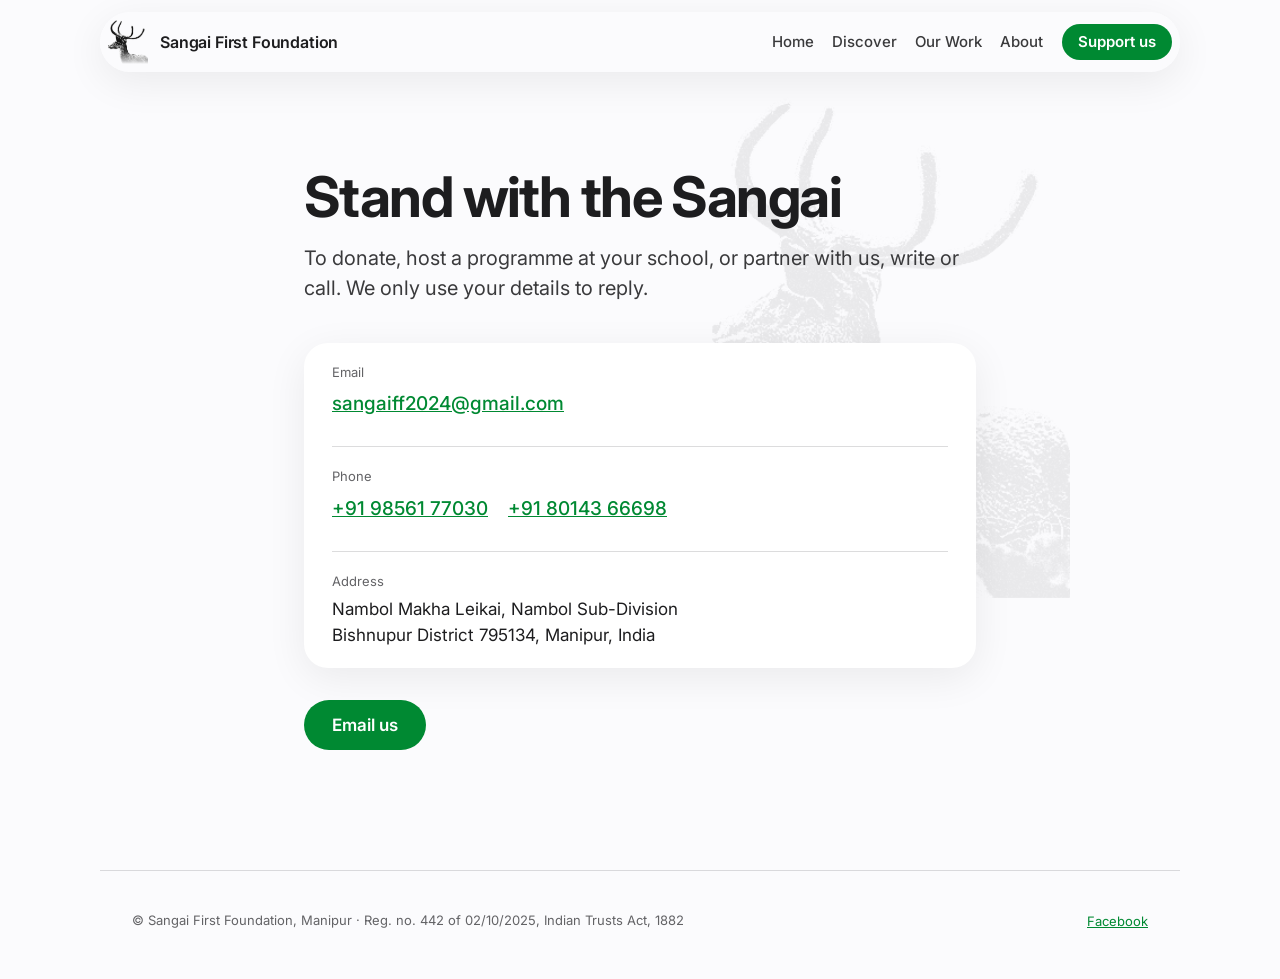
<file: contact.html>
<!doctype html>
<html lang="en">
<head>
<meta charset="utf-8">
<meta name="viewport" content="width=device-width, initial-scale=1">
<title>Contact · Sangai First Foundation</title>
<meta name="description" content="Donate, host a programme at your school, or partner with Sangai First Foundation.">
<meta name="theme-color" content="#FBFBFD" media="(prefers-color-scheme: light)">
<meta name="theme-color" content="#000000" media="(prefers-color-scheme: dark)">
<link rel="icon" href="images/deer-engraving.png">
<link rel="preconnect" href="https://fonts.googleapis.com">
<link rel="preconnect" href="https://fonts.gstatic.com" crossorigin>
<link rel="stylesheet" href="https://fonts.googleapis.com/css2?family=Inter:wght@400;500;600;700&amp;family=Playfair+Display:wght@900&amp;display=swap">
<link rel="stylesheet" href="assets/styles.css?v=88663d30">
<script src="assets/site.js?v=88663d30" defer></script>
</head>
<body>
  <a class="skip" href="#main">Skip to content</a>
  <header class="site-header">
    <nav aria-label="Main" class="glassbar nav">
      <a class="brand" href="index.html">
        <span class="brand-mark" aria-hidden="true"><img class="engrave" src="images/deer-engraving.png" alt=""></span>
        <span class="brand-name">Sangai First Foundation</span>
      </a>
      <div class="nav-menu" id="nav-menu">
        <ul class="nav-links">
        <li><a href="index.html">Home</a></li>
        <li><a href="discover.html">Discover</a></li>
        <li><a href="work.html">Our Work</a></li>
        <li><a href="about.html">About</a></li>
        </ul>
        <a class="nav-cta" href="contact.html" aria-current="page">Support us</a>
      </div>
    </nav>
  </header>
  <main id="main">
    <section class="has-wm" style="max-width: 720px; margin: 0 auto; padding: 96px 24px 120px">
      <img class="wm wm-right" src="images/deer-engraving.png" alt="" aria-hidden="true" loading="lazy">
      <h1 style="margin: 0; font-size: clamp(40px, 5vw, 56px); line-height: 1.05; font-weight: 700; letter-spacing: -0.028em">Stand with the Sangai</h1>
      <p style="margin: 16px 0 40px; font-size: 20px; color: var(--label2)">To donate, host a programme at your school, or partner with us, write or call. We only use your details to reply.</p>
      <ul style="list-style: none; margin: 0; padding: 0 28px; background: var(--card); border-radius: 24px; box-shadow: var(--shadow)">
        <li style="padding: 20px 0; border-bottom: 1px solid var(--sep)"><p style="margin: 0; font-size: 13px; color: var(--label3)">Email</p><a href="mailto:sangaiff2024@gmail.com" style="display: inline-flex; align-items: center; min-height: 44px; font-size: 19px; font-weight: 500; overflow-wrap: anywhere">sangaiff2024@gmail.com</a></li>
        <li style="padding: 20px 0; border-bottom: 1px solid var(--sep)"><p style="margin: 0; font-size: 13px; color: var(--label3)">Phone</p><a href="tel:+919856177030" style="display: inline-flex; align-items: center; min-height: 44px; font-size: 19px; font-weight: 500; margin-right: 20px">+91 98561 77030</a><a href="tel:+918014366698" style="display: inline-flex; align-items: center; min-height: 44px; font-size: 19px; font-weight: 500">+91 80143 66698</a></li>
        <li style="padding: 20px 0"><p style="margin: 0; font-size: 13px; color: var(--label3)">Address</p><p style="margin: 6px 0 0; font-size: 17px">Nambol Makha Leikai, Nambol Sub-Division<br>Bishnupur District 795134, Manipur, India</p></li>
      </ul>
      <a href="mailto:sangaiff2024@gmail.com" style="display: inline-flex; align-items: center; min-height: 50px; padding: 0 28px; background: var(--tint); color: var(--on-tint); text-decoration: none; border-radius: 999px; font-weight: 600; margin-top: 32px">Email us</a>
    </section>
  </main>
  <footer>
    <div style="max-width: 1080px; margin: 0 auto; padding: 40px 32px 48px; border-top: 1px solid var(--sep); display: flex; flex-wrap: wrap; gap: 8px 32px; justify-content: space-between; font-size: 13px; color: var(--label3)">
      <p style="margin: 0">© Sangai First Foundation, Manipur · Reg. no. 442 of 02/10/2025, Indian Trusts Act, 1882</p>
      <a href="https://www.facebook.com/profile.php?id=61573232295835" style="display: inline-flex; align-items: center; min-height: 44px; margin: -12px 0">Facebook</a>
    </div>
  </footer>
</body>
</html>
</file>
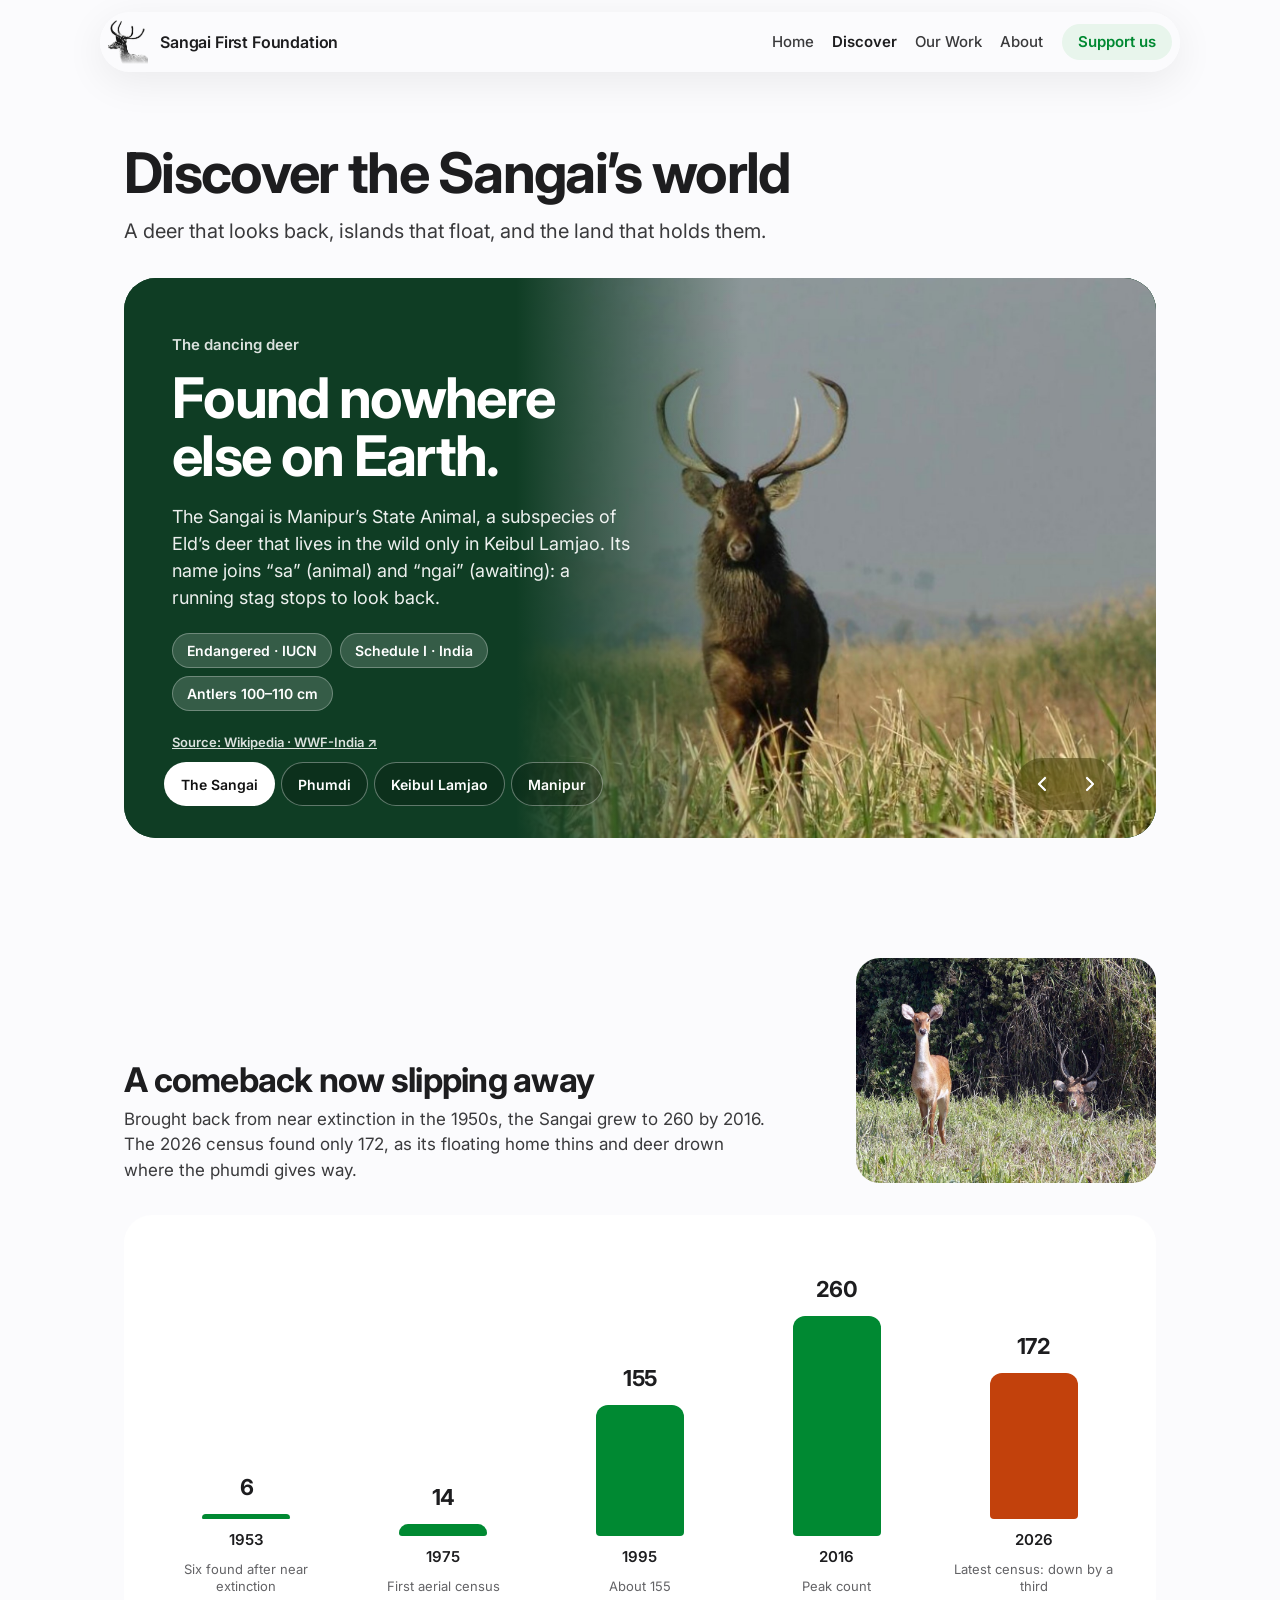
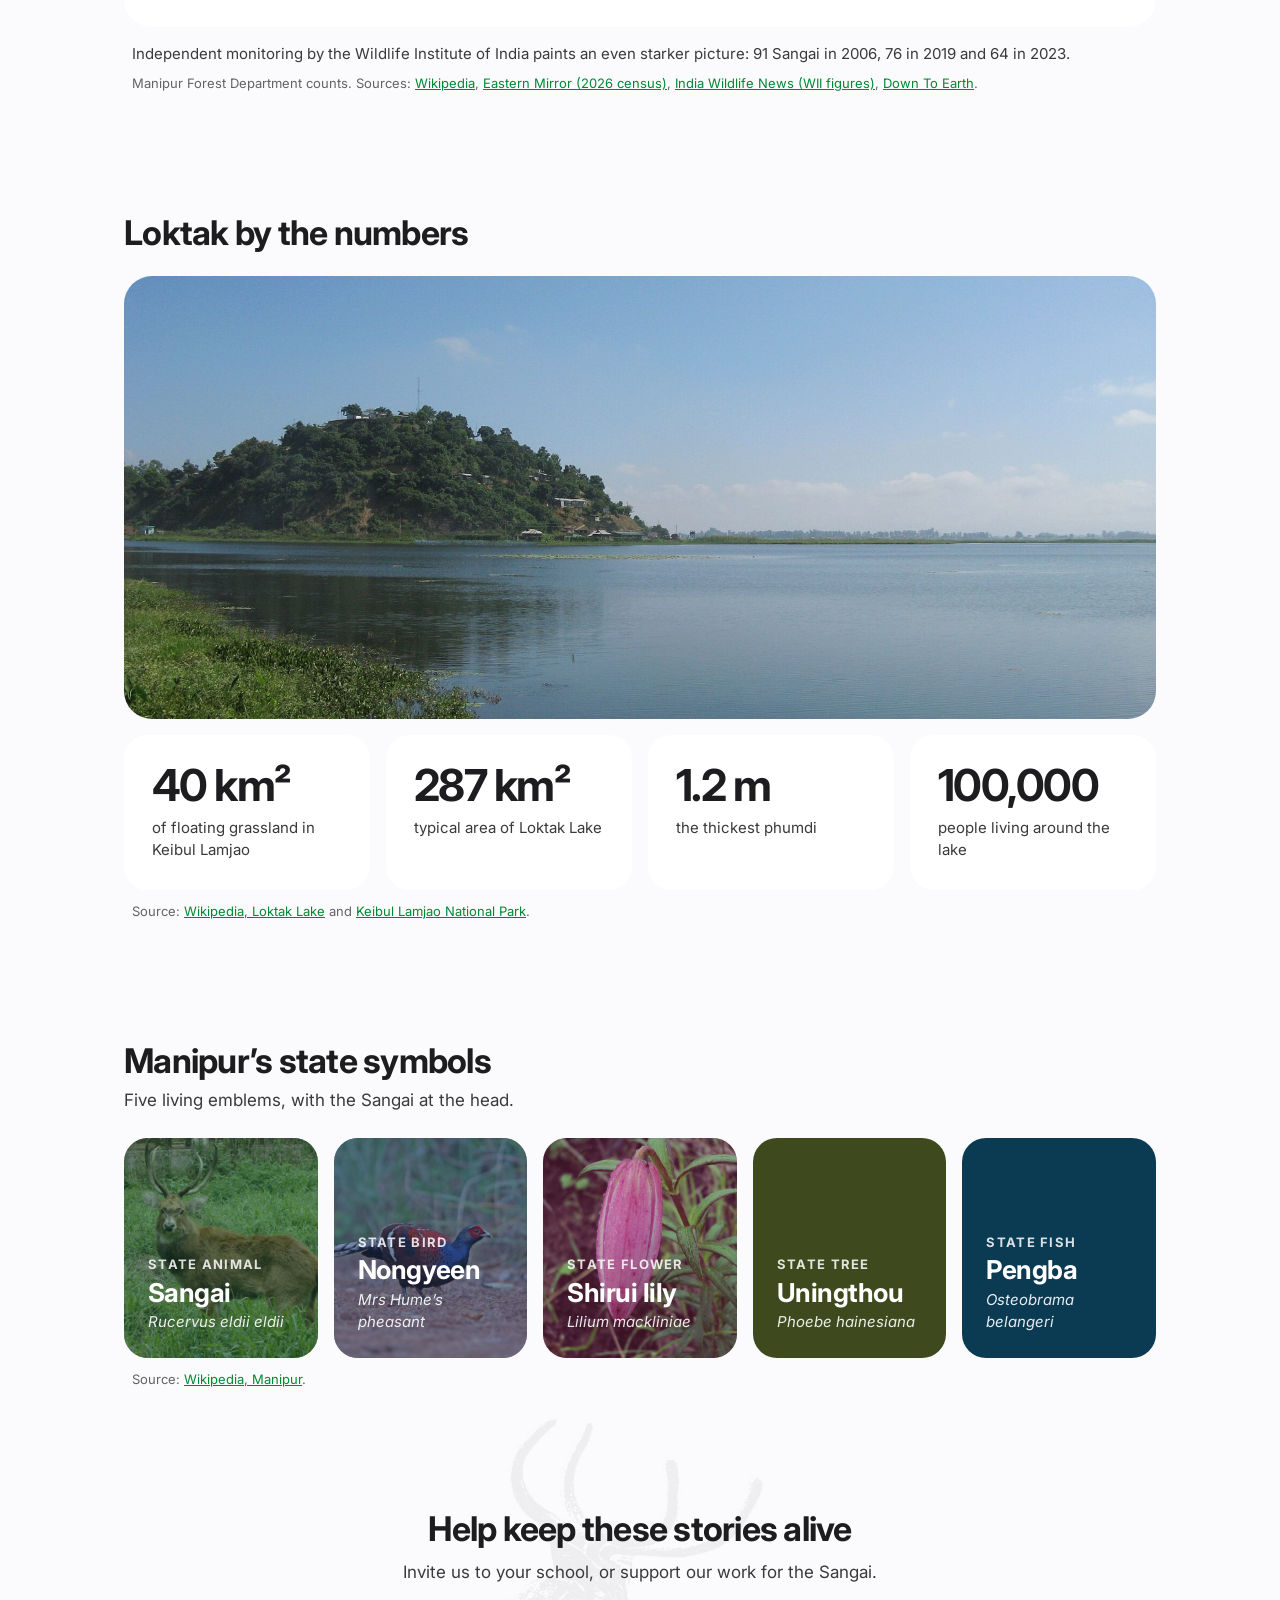
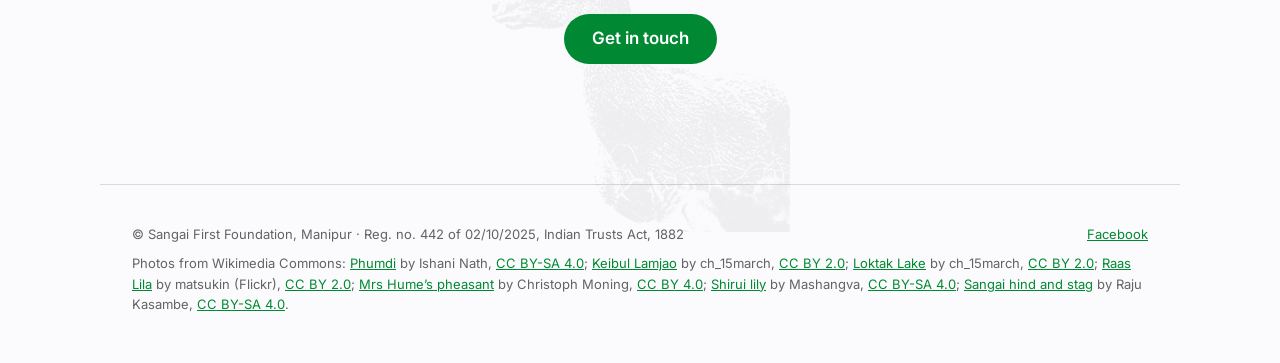
<file: discover.html>
<!doctype html>
<html lang="en">
<head>
<meta charset="utf-8">
<meta name="viewport" content="width=device-width, initial-scale=1">
<title>Discover · Sangai First Foundation</title>
<meta name="description" content="The Sangai, the floating phumdi of Loktak Lake, Keibul Lamjao National Park and Manipur.">
<meta name="theme-color" content="#FBFBFD" media="(prefers-color-scheme: light)">
<meta name="theme-color" content="#000000" media="(prefers-color-scheme: dark)">
<link rel="icon" href="images/deer-engraving.png">
<link rel="preconnect" href="https://fonts.googleapis.com">
<link rel="preconnect" href="https://fonts.gstatic.com" crossorigin>
<link rel="stylesheet" href="https://fonts.googleapis.com/css2?family=Inter:wght@400;500;600;700&amp;family=Playfair+Display:wght@900&amp;display=swap">
<link rel="stylesheet" href="assets/styles.css?v=88663d30">
<script src="assets/site.js?v=88663d30" defer></script>
</head>
<body>
  <a class="skip" href="#main">Skip to content</a>
  <header class="site-header">
    <nav aria-label="Main" class="glassbar nav">
      <a class="brand" href="index.html">
        <span class="brand-mark" aria-hidden="true"><img class="engrave" src="images/deer-engraving.png" alt=""></span>
        <span class="brand-name">Sangai First Foundation</span>
      </a>
      <div class="nav-menu" id="nav-menu">
        <ul class="nav-links">
        <li><a href="index.html">Home</a></li>
        <li><a href="discover.html" aria-current="page">Discover</a></li>
        <li><a href="work.html">Our Work</a></li>
        <li><a href="about.html">About</a></li>
        </ul>
        <a class="nav-cta" href="contact.html">Support us</a>
      </div>
    </nav>
  </header>
  <main id="main">
    <section style="max-width: 1080px; margin: 0 auto; padding: 72px 24px 32px">
      <h1 style="margin: 0; font-size: clamp(40px, 5vw, 56px); line-height: 1.04; font-weight: 700; letter-spacing: -0.03em">Discover the Sangai’s world</h1>
      <p style="margin: 14px 0 0; max-width: 34em; font-size: 20px; color: var(--label2)">A deer that looks back, islands that float, and the land that holds them.</p>
    </section>

    <section data-slideshow aria-roledescription="carousel" aria-label="Discover" style="max-width: 1080px; margin: 0 auto; padding: 0 24px">
      <div style="position: relative; min-height: 560px; border-radius: 32px; overflow: hidden; background: #0F3D24">
        <div data-slide class="dslide" id="topic-0" role="tabpanel" aria-label="The Sangai" style="position: absolute; inset: 0; background: #0F3D24">
          <img class="dslide-img" src="images/deer-hd.jpg" alt="A Sangai stag with tall brow antlers in grassland" style="position: absolute; top: 0; right: 0; width: 62%; height: 100%; object-fit: cover; object-position: 40% 35%">
          <div class="dslide-fade" aria-hidden="true" style="position: absolute; top: 0; bottom: 0; left: 38%; width: 22%; background: linear-gradient(to right, #0F3D24, rgba(15,61,36,0))"></div>
          <div class="dslide-body" style="position: relative; max-width: 560px; padding: 56px 48px 120px; color: #FFFFFF">
            <p style="margin: 0 0 12px; font-size: 15px; font-weight: 600; opacity: 0.85">The dancing deer</p>
            <h2 style="margin: 0; font-size: clamp(36px, 4.6vw, 56px); line-height: 1.04; font-weight: 700; letter-spacing: -0.03em">Found nowhere else on Earth.</h2>
            <p style="margin: 18px 0 0; font-size: 18px; line-height: 1.5; opacity: 0.92">The Sangai is Manipur’s State Animal, a subspecies of Eld’s deer that lives in the wild only in Keibul Lamjao. Its name joins “sa” (animal) and “ngai” (awaiting): a running stag stops to look back.</p>
            <ul style="list-style: none; margin: 22px 0 0; padding: 0; display: flex; flex-wrap: wrap; gap: 8px">
              <li style="padding: 6px 14px; border-radius: 999px; background: rgba(255,255,255,0.16); border: 1px solid rgba(255,255,255,0.28); font-size: 14px; font-weight: 600">Endangered · IUCN</li>
              <li style="padding: 6px 14px; border-radius: 999px; background: rgba(255,255,255,0.16); border: 1px solid rgba(255,255,255,0.28); font-size: 14px; font-weight: 600">Schedule I · India</li>
              <li style="padding: 6px 14px; border-radius: 999px; background: rgba(255,255,255,0.16); border: 1px solid rgba(255,255,255,0.28); font-size: 14px; font-weight: 600">Antlers 100–110 cm</li>
            </ul>
            <a href="https://en.wikipedia.org/wiki/Sangai" style="display: inline-flex; align-items: center; min-height: 44px; margin-top: 10px; color: #FFFFFF; font-size: 13px; font-weight: 600; opacity: 0.85">Source: Wikipedia · WWF-India <span aria-hidden="true">&nbsp;↗</span></a>
          </div>
        </div>
        <div data-slide class="dslide" id="topic-1" role="tabpanel" aria-label="Phumdi" hidden style="position: absolute; inset: 0; background: #0B3A53">
          <img class="dslide-img" src="images/phumdi.jpg" alt="Aerial view of Loktak Lake dotted with round, floating phumdi" style="position: absolute; top: 0; right: 0; width: 62%; height: 100%; object-fit: cover; object-position: center 72%">
          <div class="dslide-fade" aria-hidden="true" style="position: absolute; top: 0; bottom: 0; left: 38%; width: 22%; background: linear-gradient(to right, #0B3A53, rgba(11,58,83,0))"></div>
          <div class="dslide-body" style="position: relative; max-width: 560px; padding: 56px 48px 120px; color: #FFFFFF">
            <p style="margin: 0 0 12px; font-size: 15px; font-weight: 600; opacity: 0.85">Loktak Lake</p>
            <h2 style="margin: 0; font-size: clamp(36px, 4.6vw, 56px); line-height: 1.04; font-weight: 700; letter-spacing: -0.03em">Islands that float.</h2>
            <p style="margin: 18px 0 0; font-size: 18px; line-height: 1.5; opacity: 0.92">Loktak, the largest freshwater lake in Northeast India, is dotted with phumdi: floating mats of plants, soil and organic matter. About a fifth of each mat rises above the water, strong enough to carry a deer.</p>
            <ul style="list-style: none; margin: 22px 0 0; padding: 0; display: flex; flex-wrap: wrap; gap: 8px">
              <li style="padding: 6px 14px; border-radius: 999px; background: rgba(255,255,255,0.16); border: 1px solid rgba(255,255,255,0.28); font-size: 14px; font-weight: 600">~287 km² lake</li>
              <li style="padding: 6px 14px; border-radius: 999px; background: rgba(255,255,255,0.16); border: 1px solid rgba(255,255,255,0.28); font-size: 14px; font-weight: 600">Phumdi up to 1.2 m thick</li>
              <li style="padding: 6px 14px; border-radius: 999px; background: rgba(255,255,255,0.16); border: 1px solid rgba(255,255,255,0.28); font-size: 14px; font-weight: 600">Ramsar site since 1990</li>
            </ul>
            <a href="https://en.wikipedia.org/wiki/Loktak_Lake" style="display: inline-flex; align-items: center; min-height: 44px; margin-top: 10px; color: #FFFFFF; font-size: 13px; font-weight: 600; opacity: 0.85">Source: Wikipedia <span aria-hidden="true">&nbsp;↗</span></a>
          </div>
        </div>
        <div data-slide class="dslide" id="topic-2" role="tabpanel" aria-label="Keibul Lamjao" hidden style="position: absolute; inset: 0; background: #3E4A1E">
          <img class="dslide-img" src="images/keibul-lamjao.jpg" alt="Wooden boats moored among water plants on Loktak Lake" style="position: absolute; top: 0; right: 0; width: 62%; height: 100%; object-fit: cover; object-position: center 50%">
          <div class="dslide-fade" aria-hidden="true" style="position: absolute; top: 0; bottom: 0; left: 38%; width: 22%; background: linear-gradient(to right, #3E4A1E, rgba(62,74,30,0))"></div>
          <div class="dslide-body" style="position: relative; max-width: 560px; padding: 56px 48px 120px; color: #FFFFFF">
            <p style="margin: 0 0 12px; font-size: 15px; font-weight: 600; opacity: 0.85">Keibul Lamjao National Park</p>
            <h2 style="margin: 0; font-size: clamp(36px, 4.6vw, 56px); line-height: 1.04; font-weight: 700; letter-spacing: -0.03em">The world’s only floating national park.</h2>
            <p style="margin: 18px 0 0; font-size: 18px; line-height: 1.5; opacity: 0.92">About 40 km² of floating grassland on Loktak’s southern shore, home to the last wild Sangai. The Ithai Barrage, built in 1983, keeps water high in the dry months, and the phumdi is thinning.</p>
            <ul style="list-style: none; margin: 22px 0 0; padding: 0; display: flex; flex-wrap: wrap; gap: 8px">
              <li style="padding: 6px 14px; border-radius: 999px; background: rgba(255,255,255,0.16); border: 1px solid rgba(255,255,255,0.28); font-size: 14px; font-weight: 600">Sanctuary 1966</li>
              <li style="padding: 6px 14px; border-radius: 999px; background: rgba(255,255,255,0.16); border: 1px solid rgba(255,255,255,0.28); font-size: 14px; font-weight: 600">National park 1977</li>
              <li style="padding: 6px 14px; border-radius: 999px; background: rgba(255,255,255,0.16); border: 1px solid rgba(255,255,255,0.28); font-size: 14px; font-weight: 600">Hog deer, otters, cranes</li>
            </ul>
            <a href="https://en.wikipedia.org/wiki/Keibul_Lamjao_National_Park" style="display: inline-flex; align-items: center; min-height: 44px; margin-top: 10px; color: #FFFFFF; font-size: 13px; font-weight: 600; opacity: 0.85">Source: Wikipedia <span aria-hidden="true">&nbsp;↗</span></a>
          </div>
        </div>
        <div data-slide class="dslide" id="topic-3" role="tabpanel" aria-label="Manipur" hidden style="position: absolute; inset: 0; background: #5B3412">
          <img class="dslide-img" src="images/raas-lila.jpg" alt="Dancers performing Raas Lila in the Manipuri style" style="position: absolute; top: 0; right: 0; width: 62%; height: 100%; object-fit: cover; object-position: 55% 40%">
          <div class="dslide-fade" aria-hidden="true" style="position: absolute; top: 0; bottom: 0; left: 38%; width: 22%; background: linear-gradient(to right, #5B3412, rgba(91,52,18,0))"></div>
          <div class="dslide-body" style="position: relative; max-width: 560px; padding: 56px 48px 120px; color: #FFFFFF">
            <p style="margin: 0 0 12px; font-size: 15px; font-weight: 600; opacity: 0.85">Manipur</p>
            <h2 style="margin: 0; font-size: clamp(36px, 4.6vw, 56px); line-height: 1.04; font-weight: 700; letter-spacing: -0.03em">The Land of Jewels.</h2>
            <p style="margin: 18px 0 0; font-size: 18px; line-height: 1.5; opacity: 0.92">The birthplace of modern polo, Sagol Kangjei, and of the Raas Lila dance. In Meitei tradition, killing a Sangai is a grave sin, and its antlered head adorns the royal boat Hiyang Hiren.</p>
            <ul style="list-style: none; margin: 22px 0 0; padding: 0; display: flex; flex-wrap: wrap; gap: 8px">
              <li style="padding: 6px 14px; border-radius: 999px; background: rgba(255,255,255,0.16); border: 1px solid rgba(255,255,255,0.28); font-size: 14px; font-weight: 600">Polo’s birthplace</li>
              <li style="padding: 6px 14px; border-radius: 999px; background: rgba(255,255,255,0.16); border: 1px solid rgba(255,255,255,0.28); font-size: 14px; font-weight: 600">Raas Lila</li>
              <li style="padding: 6px 14px; border-radius: 999px; background: rgba(255,255,255,0.16); border: 1px solid rgba(255,255,255,0.28); font-size: 14px; font-weight: 600">Hiyang Hiren</li>
            </ul>
            <a href="https://manipurtourism.gov.in/about-us/" style="display: inline-flex; align-items: center; min-height: 44px; margin-top: 10px; color: #FFFFFF; font-size: 13px; font-weight: 600; opacity: 0.85">Source: Manipur Tourism · Wikipedia <span aria-hidden="true">&nbsp;↗</span></a>
          </div>
        </div>
        <div class="dctrl" style="position: absolute; left: 40px; right: 40px; bottom: 28px; display: flex; flex-wrap: wrap; align-items: center; justify-content: space-between; gap: 12px">
          <div role="tablist" aria-label="Topics" style="display: flex; flex-wrap: wrap; gap: 6px">
            <button type="button" class="dtab" role="tab" data-go="0" aria-controls="topic-0" aria-selected="true">The Sangai</button>
            <button type="button" class="dtab" role="tab" data-go="1" aria-controls="topic-1" aria-selected="false">Phumdi</button>
            <button type="button" class="dtab" role="tab" data-go="2" aria-controls="topic-2" aria-selected="false">Keibul Lamjao</button>
            <button type="button" class="dtab" role="tab" data-go="3" aria-controls="topic-3" aria-selected="false">Manipur</button>
          </div>
          <div class="glassbar" style="display: flex; gap: 4px; padding: 4px; border-radius: 999px; background: rgba(0,0,0,0.3)">
            <button type="button" data-prev aria-label="Previous topic" style="display: inline-flex; align-items: center; justify-content: center; width: 44px; height: 44px; border: 0; border-radius: 999px; background: transparent; color: #FFFFFF; cursor: pointer; padding: 0"><svg aria-hidden="true" width="10" height="16" viewBox="0 0 10 16" fill="none" stroke="currentColor" stroke-width="2.2" stroke-linecap="round" stroke-linejoin="round"><path d="M8 2L2 8l6 6"></path></svg></button>
            <button type="button" data-next aria-label="Next topic" style="display: inline-flex; align-items: center; justify-content: center; width: 44px; height: 44px; border: 0; border-radius: 999px; background: transparent; color: #FFFFFF; cursor: pointer; padding: 0"><svg aria-hidden="true" width="10" height="16" viewBox="0 0 10 16" fill="none" stroke="currentColor" stroke-width="2.2" stroke-linecap="round" stroke-linejoin="round"><path d="M2 2l6 6-6 6"></path></svg></button>
          </div>
        </div>
      </div>
    </section>

    <section style="max-width: 1080px; margin: 0 auto; padding: 120px 24px 0">
      <div style="display: flex; flex-wrap: wrap; align-items: flex-end; gap: 24px 40px; margin-bottom: 32px">
        <div style="flex: 1 1 420px; min-width: 0">
          <h2 style="margin: 0; font-size: 34px; line-height: 1.15; font-weight: 700; letter-spacing: -0.022em">A comeback now slipping away</h2>
          <p style="margin: 8px 0 0; max-width: 38em; color: var(--label2)">Brought back from near extinction in the 1950s, the Sangai grew to 260 by 2016. The 2026 census found only 172, as its floating home thins and deer drown where the phumdi gives way.</p>
        </div>
        <img src="images/sangai-kasambe.jpg" alt="A Sangai hind looking at the camera, with a stag half-hidden in the tall grass behind her" loading="lazy" style="flex: 0 1 300px; width: 300px; max-width: 100%; aspect-ratio: 4 / 3; object-fit: cover; object-position: 50% 40%; border-radius: 24px">
      </div>
      <div class="pad-card" style="padding: 40px 32px 32px; border-radius: 28px; background: var(--card)">
        <ol class="bars" aria-label="Sangai population by year" style="list-style: none; margin: 0; padding: 0; display: flex; align-items: flex-end; gap: 16px; min-height: 340px">
          <li aria-label="1953: 6. Six found after near extinction" style="flex: 1 1 0; min-width: 0; display: flex; flex-direction: column; align-items: center; justify-content: flex-end; gap: 10px; text-align: center">
            <span aria-hidden="true" style="font-size: 22px; font-weight: 700; letter-spacing: -0.02em">6</span>
            <span aria-hidden="true" style="display: block; width: 100%; max-width: 88px; height: 5px; border-radius: 12px 12px 4px 4px; background: var(--tint)"></span>
            <span aria-hidden="true" style="font-size: 15px; font-weight: 600">1953</span>
            <span aria-hidden="true" class="lab" style="font-size: 13px; line-height: 1.3; color: var(--label3)">Six found after near extinction</span>
          </li>
          <li aria-label="1975: 14. First aerial census" style="flex: 1 1 0; min-width: 0; display: flex; flex-direction: column; align-items: center; justify-content: flex-end; gap: 10px; text-align: center">
            <span aria-hidden="true" style="font-size: 22px; font-weight: 700; letter-spacing: -0.02em">14</span>
            <span aria-hidden="true" style="display: block; width: 100%; max-width: 88px; height: 12px; border-radius: 12px 12px 4px 4px; background: var(--tint)"></span>
            <span aria-hidden="true" style="font-size: 15px; font-weight: 600">1975</span>
            <span aria-hidden="true" class="lab" style="font-size: 13px; line-height: 1.3; color: var(--label3)">First aerial census</span>
          </li>
          <li aria-label="1995: 155. About 155" style="flex: 1 1 0; min-width: 0; display: flex; flex-direction: column; align-items: center; justify-content: flex-end; gap: 10px; text-align: center">
            <span aria-hidden="true" style="font-size: 22px; font-weight: 700; letter-spacing: -0.02em">155</span>
            <span aria-hidden="true" style="display: block; width: 100%; max-width: 88px; height: 131px; border-radius: 12px 12px 4px 4px; background: var(--tint)"></span>
            <span aria-hidden="true" style="font-size: 15px; font-weight: 600">1995</span>
            <span aria-hidden="true" class="lab" style="font-size: 13px; line-height: 1.3; color: var(--label3)">About 155</span>
          </li>
          <li aria-label="2016: 260. Peak count" style="flex: 1 1 0; min-width: 0; display: flex; flex-direction: column; align-items: center; justify-content: flex-end; gap: 10px; text-align: center">
            <span aria-hidden="true" style="font-size: 22px; font-weight: 700; letter-spacing: -0.02em">260</span>
            <span aria-hidden="true" style="display: block; width: 100%; max-width: 88px; height: 220px; border-radius: 12px 12px 4px 4px; background: var(--tint)"></span>
            <span aria-hidden="true" style="font-size: 15px; font-weight: 600">2016</span>
            <span aria-hidden="true" class="lab" style="font-size: 13px; line-height: 1.3; color: var(--label3)">Peak count</span>
          </li>
          <li aria-label="2026: 172. Latest census: down by a third" style="flex: 1 1 0; min-width: 0; display: flex; flex-direction: column; align-items: center; justify-content: flex-end; gap: 10px; text-align: center">
            <span aria-hidden="true" style="font-size: 22px; font-weight: 700; letter-spacing: -0.02em">172</span>
            <span aria-hidden="true" style="display: block; width: 100%; max-width: 88px; height: 146px; border-radius: 12px 12px 4px 4px; background: #C2410C"></span>
            <span aria-hidden="true" style="font-size: 15px; font-weight: 600">2026</span>
            <span aria-hidden="true" class="lab" style="font-size: 13px; line-height: 1.3; color: var(--label3)">Latest census: down by a third</span>
          </li>
        </ol>
      </div>
      <p style="margin: 16px 8px 0; font-size: 15px; color: var(--label2)">Independent monitoring by the Wildlife Institute of India paints an even starker picture: 91 Sangai in 2006, 76 in 2019 and 64 in 2023.</p>
      <p style="margin: 8px 8px 0; font-size: 13px; color: var(--label3)">Manipur Forest Department counts. Sources: <a href="https://en.wikipedia.org/wiki/Sangai">Wikipedia</a>, <a href="https://www.easternmirrornagaland.com/hog-deer-outnumber-sangai-in-keibul-lamjao-national-park">Eastern Mirror (2026 census)</a>, <a href="https://indiawildlifenews.com/2026/06/14/sangai-manipur-eld-deer-keibul-lamjao-antlers-antelopes-part-9/">India Wildlife News (WII figures)</a>, <a href="https://www.downtoearth.org.in/wildlife-biodiversity/drowning-in-its-home">Down To Earth</a>.</p>
    </section>

    <section style="max-width: 1080px; margin: 0 auto; padding: 120px 24px 0">
      <h2 style="margin: 0; font-size: 34px; line-height: 1.15; font-weight: 700; letter-spacing: -0.022em; margin-bottom: 24px">Loktak by the numbers</h2>
      <img src="images/loktak.jpg" alt="Loktak Lake under a clear sky, with a wooded hill on its shore" loading="lazy" style="display: block; width: 100%; aspect-ratio: 21 / 9; object-fit: cover; object-position: center 58%; border-radius: 28px; margin-bottom: 16px">
      <div style="display: grid; grid-template-columns: repeat(auto-fit, minmax(220px, 1fr)); gap: 16px">
        <div style="padding: 28px; border-radius: 24px; background: var(--card)">
          <p style="margin: 0; font-size: 44px; line-height: 1; font-weight: 700; letter-spacing: -0.035em">40 km²</p>
          <p style="margin: 10px 0 0; font-size: 15px; color: var(--label2)">of floating grassland in Keibul Lamjao</p>
        </div>
        <div style="padding: 28px; border-radius: 24px; background: var(--card)">
          <p style="margin: 0; font-size: 44px; line-height: 1; font-weight: 700; letter-spacing: -0.035em">287 km²</p>
          <p style="margin: 10px 0 0; font-size: 15px; color: var(--label2)">typical area of Loktak Lake</p>
        </div>
        <div style="padding: 28px; border-radius: 24px; background: var(--card)">
          <p style="margin: 0; font-size: 44px; line-height: 1; font-weight: 700; letter-spacing: -0.035em">1.2 m</p>
          <p style="margin: 10px 0 0; font-size: 15px; color: var(--label2)">the thickest phumdi</p>
        </div>
        <div style="padding: 28px; border-radius: 24px; background: var(--card)">
          <p style="margin: 0; font-size: 44px; line-height: 1; font-weight: 700; letter-spacing: -0.035em">100,000</p>
          <p style="margin: 10px 0 0; font-size: 15px; color: var(--label2)">people living around the lake</p>
        </div>
      </div>
      <p style="margin: 12px 8px 0; font-size: 13px; color: var(--label3)">Source: <a href="https://en.wikipedia.org/wiki/Loktak_Lake">Wikipedia, Loktak Lake</a> and <a href="https://en.wikipedia.org/wiki/Keibul_Lamjao_National_Park">Keibul Lamjao National Park</a>.</p>
    </section>

    <section style="max-width: 1080px; margin: 0 auto; padding: 120px 24px 0">
      <h2 style="margin: 0; font-size: 34px; line-height: 1.15; font-weight: 700; letter-spacing: -0.022em">Manipur’s state symbols</h2>
      <p style="margin: 8px 0 24px; color: var(--label2)">Five living emblems, with the Sangai at the head.</p>
      <div style="display: grid; grid-template-columns: repeat(auto-fit, minmax(180px, 1fr)); gap: 16px">
        <div style="position: relative; overflow: hidden; min-height: 220px; padding: 24px; border-radius: 24px; background: #0F3D24; color: #FFFFFF; display: flex; flex-direction: column; justify-content: flex-end"><img src="images/sangai-stag.jpg" alt="" loading="lazy" style="position: absolute; inset: 0; width: 100%; height: 100%; object-fit: cover; object-position: 25% 30%; opacity: 0.55">
          <p style="position: relative; margin: 0; font-size: 13px; font-weight: 700; letter-spacing: 0.1em; text-transform: uppercase; opacity: 0.85">State Animal</p>
          <p style="position: relative; margin: 4px 0 0; font-size: 26px; line-height: 1.1; font-weight: 700; letter-spacing: -0.02em">Sangai</p>
          <p style="position: relative; margin: 4px 0 0; font-size: 15px; font-style: italic; opacity: 0.9">Rucervus eldii eldii</p>
        </div>
        <div style="position: relative; overflow: hidden; min-height: 220px; padding: 24px; border-radius: 24px; background: #1F2F5C; color: #FFFFFF; display: flex; flex-direction: column; justify-content: flex-end"><img src="images/humes-pheasant.jpg" alt="" loading="lazy" style="position: absolute; inset: 0; width: 100%; height: 100%; object-fit: cover; object-position: 45% 50%; opacity: 0.55">
          <p style="position: relative; margin: 0; font-size: 13px; font-weight: 700; letter-spacing: 0.1em; text-transform: uppercase; opacity: 0.85">State Bird</p>
          <p style="position: relative; margin: 4px 0 0; font-size: 26px; line-height: 1.1; font-weight: 700; letter-spacing: -0.02em">Nongyeen</p>
          <p style="position: relative; margin: 4px 0 0; font-size: 15px; font-style: italic; opacity: 0.9">Mrs Hume’s pheasant</p>
        </div>
        <div style="position: relative; overflow: hidden; min-height: 220px; padding: 24px; border-radius: 24px; background: #7A2E4A; color: #FFFFFF; display: flex; flex-direction: column; justify-content: flex-end"><img src="images/shirui-lily.jpg" alt="" loading="lazy" style="position: absolute; inset: 0; width: 100%; height: 100%; object-fit: cover; object-position: center 40%; opacity: 0.55">
          <p style="position: relative; margin: 0; font-size: 13px; font-weight: 700; letter-spacing: 0.1em; text-transform: uppercase; opacity: 0.85">State Flower</p>
          <p style="position: relative; margin: 4px 0 0; font-size: 26px; line-height: 1.1; font-weight: 700; letter-spacing: -0.02em">Shirui lily</p>
          <p style="position: relative; margin: 4px 0 0; font-size: 15px; font-style: italic; opacity: 0.9">Lilium mackliniae</p>
        </div>
        <div style="position: relative; overflow: hidden; min-height: 220px; padding: 24px; border-radius: 24px; background: #3E4A1E; color: #FFFFFF; display: flex; flex-direction: column; justify-content: flex-end">
          <p style="position: relative; margin: 0; font-size: 13px; font-weight: 700; letter-spacing: 0.1em; text-transform: uppercase; opacity: 0.85">State Tree</p>
          <p style="position: relative; margin: 4px 0 0; font-size: 26px; line-height: 1.1; font-weight: 700; letter-spacing: -0.02em">Uningthou</p>
          <p style="position: relative; margin: 4px 0 0; font-size: 15px; font-style: italic; opacity: 0.9">Phoebe hainesiana</p>
        </div>
        <div style="position: relative; overflow: hidden; min-height: 220px; padding: 24px; border-radius: 24px; background: #0B3A53; color: #FFFFFF; display: flex; flex-direction: column; justify-content: flex-end">
          <p style="position: relative; margin: 0; font-size: 13px; font-weight: 700; letter-spacing: 0.1em; text-transform: uppercase; opacity: 0.85">State Fish</p>
          <p style="position: relative; margin: 4px 0 0; font-size: 26px; line-height: 1.1; font-weight: 700; letter-spacing: -0.02em">Pengba</p>
          <p style="position: relative; margin: 4px 0 0; font-size: 15px; font-style: italic; opacity: 0.9">Osteobrama belangeri</p>
        </div>
      </div>
      <p style="margin: 12px 8px 0; font-size: 13px; color: var(--label3)">Source: <a href="https://en.wikipedia.org/wiki/Manipur">Wikipedia, Manipur</a>.</p>
    </section>

    <section class="has-wm" style="max-width: 1080px; margin: 0 auto; padding: 120px 24px 0; padding-bottom: 120px; text-align: center">
      <img class="wm wm-center" src="images/deer-engraving.png" alt="" aria-hidden="true" loading="lazy">
      <h2 style="margin: 0; font-size: 34px; line-height: 1.15; font-weight: 700; letter-spacing: -0.022em">Help keep these stories alive</h2>
      <p style="margin: 12px auto 28px; max-width: 30em; color: var(--label2)">Invite us to your school, or support our work for the Sangai.</p>
      <a href="contact.html" style="display: inline-flex; align-items: center; min-height: 50px; padding: 0 28px; background: var(--tint); color: var(--on-tint); text-decoration: none; border-radius: 999px; font-weight: 600">Get in touch</a>
    </section>
  </main>
  <footer>
    <div style="max-width: 1080px; margin: 0 auto; padding: 40px 32px 48px; border-top: 1px solid var(--sep); display: flex; flex-wrap: wrap; gap: 8px 32px; justify-content: space-between; font-size: 13px; color: var(--label3)">
      <p style="margin: 0">© Sangai First Foundation, Manipur · Reg. no. 442 of 02/10/2025, Indian Trusts Act, 1882</p>
      <a href="https://www.facebook.com/profile.php?id=61573232295835" style="display: inline-flex; align-items: center; min-height: 44px; margin: -12px 0">Facebook</a>
      <p style="flex: 1 1 100%; margin: 0; line-height: 1.6">Photos from Wikimedia Commons: <a href="https://commons.wikimedia.org/wiki/File:The_Phumdis_on_Loktak_Lake.jpg">Phumdi</a> by Ishani Nath, <a href="https://creativecommons.org/licenses/by-sa/4.0/">CC BY-SA 4.0</a>; <a href="https://commons.wikimedia.org/wiki/File:Loktak_Lake_Manipur_02.jpg">Keibul Lamjao</a> by ch_15march, <a href="https://creativecommons.org/licenses/by/2.0/">CC BY 2.0</a>; <a href="https://commons.wikimedia.org/wiki/File:Loktak_Lake_Manipur_01.jpg">Loktak Lake</a> by ch_15march, <a href="https://creativecommons.org/licenses/by/2.0/">CC BY 2.0</a>; <a href="https://commons.wikimedia.org/wiki/File:Rasa_Lila_in_Manipuri_dance_style.jpg">Raas Lila</a> by matsukin (Flickr), <a href="https://creativecommons.org/licenses/by/2.0/">CC BY 2.0</a>; <a href="https://commons.wikimedia.org/wiki/File:Syrmaticus_humiae_104702127.jpg">Mrs Hume’s pheasant</a> by Christoph Moning, <a href="https://creativecommons.org/licenses/by/4.0/">CC BY 4.0</a>; <a href="https://commons.wikimedia.org/wiki/File:Shirui_Lily.jpg">Shirui lily</a> by Mashangva, <a href="https://creativecommons.org/licenses/by-sa/4.0/">CC BY-SA 4.0</a>; <a href="https://commons.wikimedia.org/wiki/File:Sangai_Brow-antlered_Deer_Rucervus_eldii_eldii_Manipur_by_Dr._Raju_Kasambe_(1).jpg">Sangai hind and stag</a> by Raju Kasambe, <a href="https://creativecommons.org/licenses/by-sa/4.0/">CC BY-SA 4.0</a>.</p>
    </div>
  </footer>
</body>
</html>
</file>
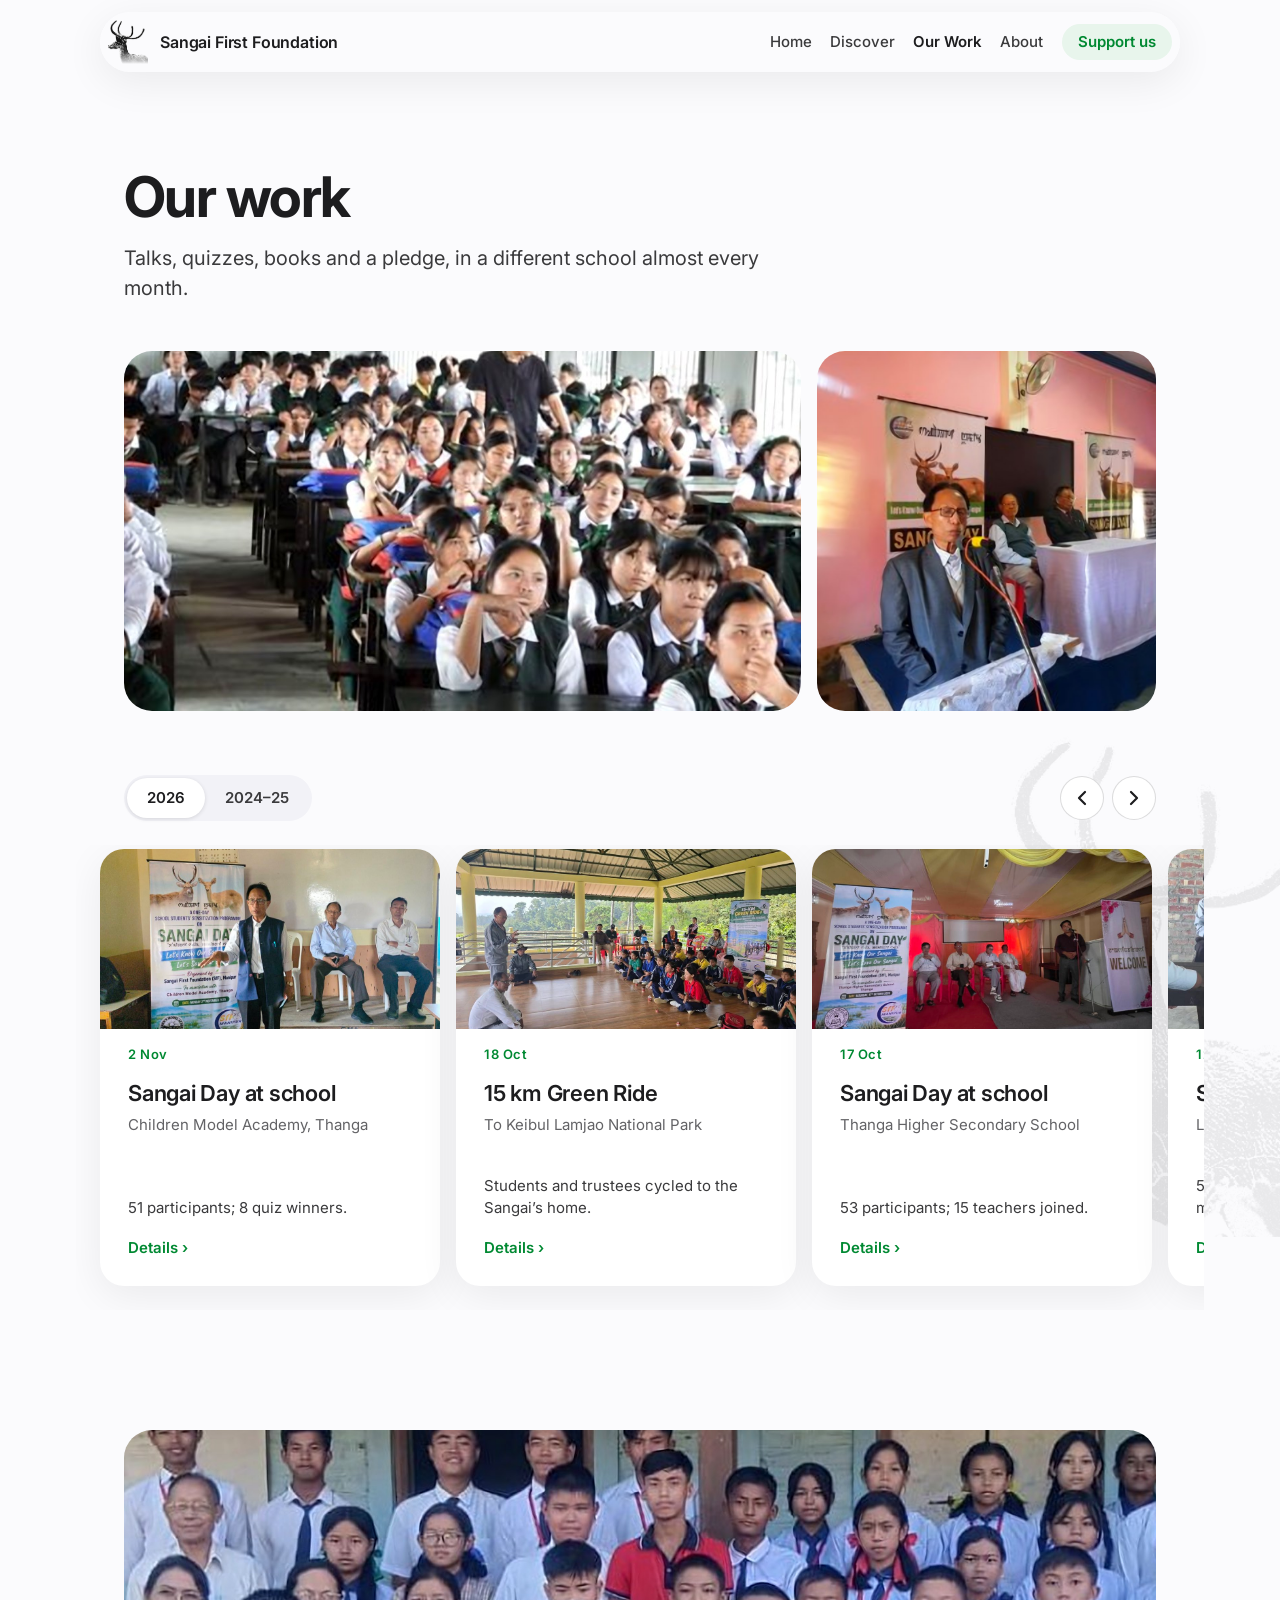
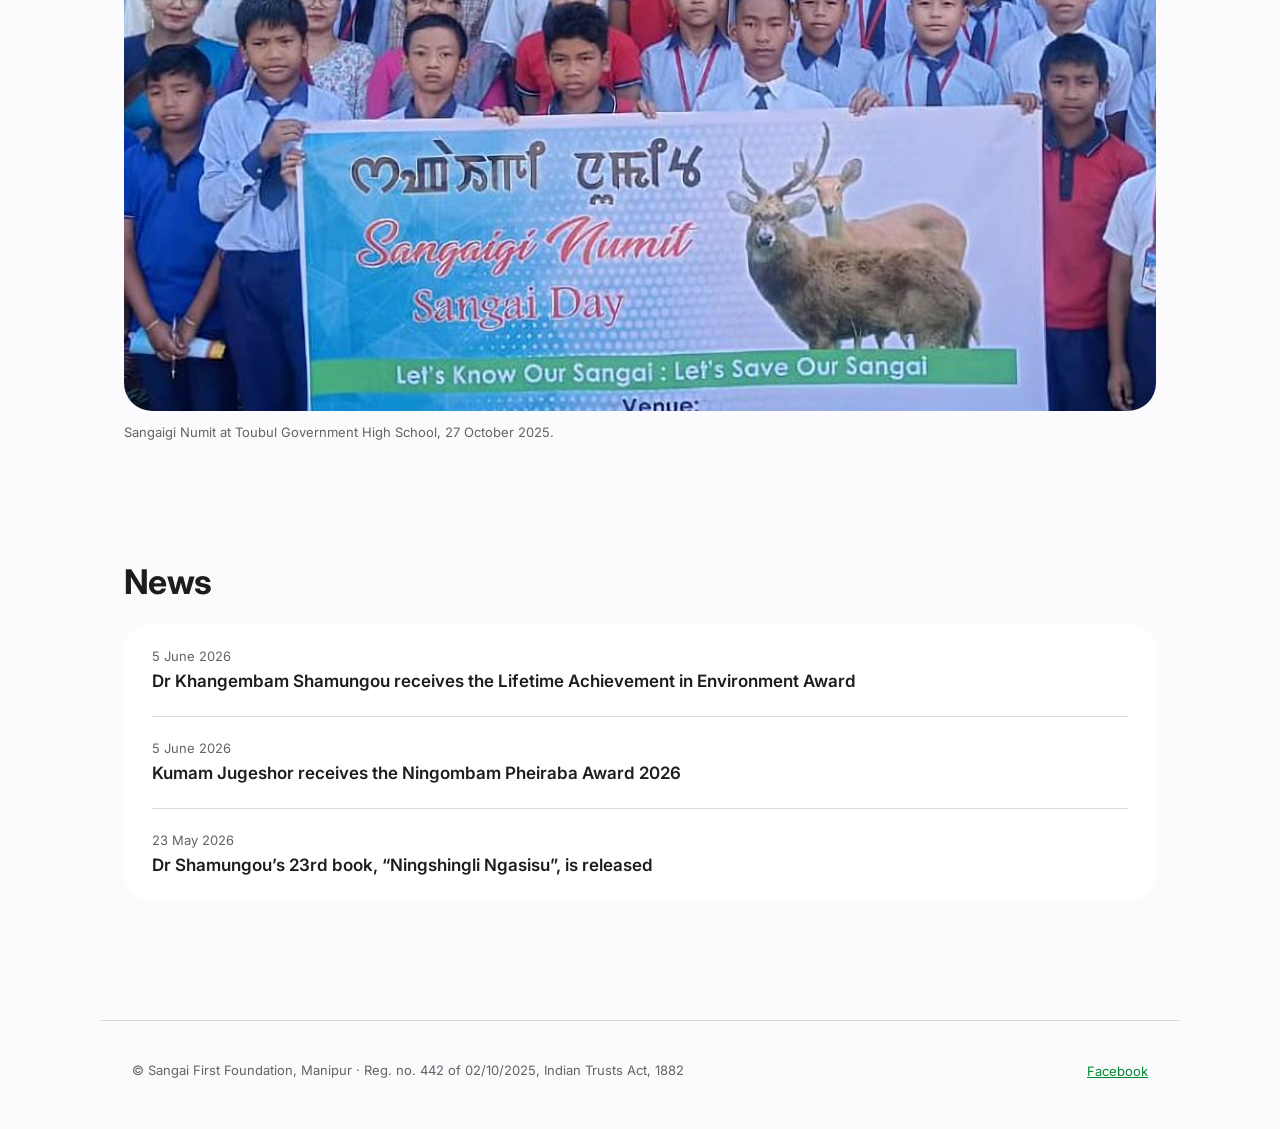
<file: work.html>
<!doctype html>
<html lang="en">
<head>
<meta charset="utf-8">
<meta name="viewport" content="width=device-width, initial-scale=1">
<title>Our work · Sangai First Foundation</title>
<meta name="description" content="Sangai Day programmes, quizzes, tree drives and news from Sangai First Foundation.">
<meta name="theme-color" content="#FBFBFD" media="(prefers-color-scheme: light)">
<meta name="theme-color" content="#000000" media="(prefers-color-scheme: dark)">
<link rel="icon" href="images/deer-engraving.png">
<link rel="preconnect" href="https://fonts.googleapis.com">
<link rel="preconnect" href="https://fonts.gstatic.com" crossorigin>
<link rel="stylesheet" href="https://fonts.googleapis.com/css2?family=Inter:wght@400;500;600;700&amp;family=Playfair+Display:wght@900&amp;display=swap">
<link rel="stylesheet" href="assets/styles.css?v=88663d30">
<script src="assets/site.js?v=88663d30" defer></script>
</head>
<body>
  <a class="skip" href="#main">Skip to content</a>
  <header class="site-header">
    <nav aria-label="Main" class="glassbar nav">
      <a class="brand" href="index.html">
        <span class="brand-mark" aria-hidden="true"><img class="engrave" src="images/deer-engraving.png" alt=""></span>
        <span class="brand-name">Sangai First Foundation</span>
      </a>
      <div class="nav-menu" id="nav-menu">
        <ul class="nav-links">
        <li><a href="index.html">Home</a></li>
        <li><a href="discover.html">Discover</a></li>
        <li><a href="work.html" aria-current="page">Our Work</a></li>
        <li><a href="about.html">About</a></li>
        </ul>
        <a class="nav-cta" href="contact.html">Support us</a>
      </div>
    </nav>
  </header>
  <main id="main">
    <section style="max-width: 1080px; margin: 0 auto; padding: 96px 24px 0">
      <h1 style="margin: 0; font-size: clamp(40px, 5vw, 56px); line-height: 1.05; font-weight: 700; letter-spacing: -0.028em">Our work</h1>
      <p style="margin: 16px 0 0; max-width: 34em; font-size: 20px; color: var(--label2)">Talks, quizzes, books and a pledge, in a different school almost every month.</p>
      <div class="split" style="display: grid; grid-template-columns: 2fr 1fr; gap: 16px; margin-top: 48px">
        <img src="images/class-hd.jpg" alt="A hall full of students at a sensitisation programme" style="width: 100%; height: 360px; object-fit: cover; border-radius: 28px">
        <img src="images/speaker-hd.jpg" alt="A trustee speaking at a school programme" style="width: 100%; height: 360px; object-fit: cover; border-radius: 28px">
      </div>
    </section>

    <section data-carousel aria-label="Programmes" class="has-wm" style="padding: 64px 0 0">
      <img class="wm wm-right" src="images/deer-engraving.png" alt="" aria-hidden="true" loading="lazy">
      <div style="max-width: 1080px; margin: 0 auto; padding: 0 24px 24px; display: flex; flex-wrap: wrap; align-items: center; justify-content: space-between; gap: 16px">
        <div role="group" aria-label="Year" data-years style="display: inline-flex; padding: 3px; border-radius: 999px; background: var(--card2)">
          <button type="button" class="seg" data-year="2026" aria-pressed="true">2026</button>
          <button type="button" class="seg" data-year="2024–25" aria-pressed="false">2024–25</button>
        </div>
        <div style="display: flex; gap: 8px; flex: none">
            <button type="button" aria-label="Previous programmes" data-scroll="-1" style="display: inline-flex; align-items: center; justify-content: center; width: 44px; height: 44px; border-radius: 999px; border: 1px solid var(--sep); background: var(--card); color: var(--label); cursor: pointer; padding: 0"><svg aria-hidden="true" width="10" height="16" viewBox="0 0 10 16" fill="none" stroke="currentColor" stroke-width="2.2" stroke-linecap="round" stroke-linejoin="round"><path d="M8 2L2 8l6 6"></path></svg></button>
            <button type="button" aria-label="Next programmes" data-scroll="1" style="display: inline-flex; align-items: center; justify-content: center; width: 44px; height: 44px; border-radius: 999px; border: 1px solid var(--sep); background: var(--card); color: var(--label); cursor: pointer; padding: 0"><svg aria-hidden="true" width="10" height="16" viewBox="0 0 10 16" fill="none" stroke="currentColor" stroke-width="2.2" stroke-linecap="round" stroke-linejoin="round"><path d="M2 2l6 6-6 6"></path></svg></button>
          </div>
      </div>
      <div style="max-width: 1128px; margin: 0 auto">
        <ul data-track data-panel="2026" aria-label="Programmes in 2026" class="track" style="display: flex; gap: 16px; overflow-x: auto; scroll-snap-type: x mandatory; padding-top: 4px; padding-bottom: 24px; scroll-padding-left: 24px; list-style: none; margin: 0">
          <li style="flex: 0 0 340px; scroll-snap-align: start; display: flex; flex-direction: column; gap: 16px; min-height: 300px; padding: 28px; border-radius: 24px; background: var(--card); box-shadow: var(--shadow); overflow: hidden">
            <img class="ev-cover" src="images/work/2-nov-1.jpg" alt="" loading="lazy">
            <p style="margin: 0; font-size: 13px; font-weight: 600; letter-spacing: 0.04em; color: var(--tint)">2 Nov</p>
            <div style="flex: 1">
              <h2 style="margin: 0; font-size: 22px; line-height: 1.25; font-weight: 600; letter-spacing: -0.01em">Sangai Day at school</h2>
              <p style="margin: 6px 0 0; font-size: 15px; color: var(--label3)">Children Model Academy, Thanga</p>
            </div>
            <p style="margin: 0; font-size: 15px; line-height: 1.45; color: var(--label2)">51 participants; 8 quiz winners.</p>
            <button type="button" class="ev-more" data-open="ev-2-nov" aria-haspopup="dialog">Details <span aria-hidden="true">›</span></button>
          </li>
          <li style="flex: 0 0 340px; scroll-snap-align: start; display: flex; flex-direction: column; gap: 16px; min-height: 300px; padding: 28px; border-radius: 24px; background: var(--card); box-shadow: var(--shadow); overflow: hidden">
            <img class="ev-cover" src="images/work/18-oct-1.jpg" alt="" loading="lazy">
            <p style="margin: 0; font-size: 13px; font-weight: 600; letter-spacing: 0.04em; color: var(--tint)">18 Oct</p>
            <div style="flex: 1">
              <h2 style="margin: 0; font-size: 22px; line-height: 1.25; font-weight: 600; letter-spacing: -0.01em">15 km Green Ride</h2>
              <p style="margin: 6px 0 0; font-size: 15px; color: var(--label3)">To Keibul Lamjao National Park</p>
            </div>
            <p style="margin: 0; font-size: 15px; line-height: 1.45; color: var(--label2)">Students and trustees cycled to the Sangai’s home.</p>
            <button type="button" class="ev-more" data-open="ev-18-oct" aria-haspopup="dialog">Details <span aria-hidden="true">›</span></button>
          </li>
          <li style="flex: 0 0 340px; scroll-snap-align: start; display: flex; flex-direction: column; gap: 16px; min-height: 300px; padding: 28px; border-radius: 24px; background: var(--card); box-shadow: var(--shadow); overflow: hidden">
            <img class="ev-cover" src="images/work/17-oct-1.jpg" alt="" loading="lazy">
            <p style="margin: 0; font-size: 13px; font-weight: 600; letter-spacing: 0.04em; color: var(--tint)">17 Oct</p>
            <div style="flex: 1">
              <h2 style="margin: 0; font-size: 22px; line-height: 1.25; font-weight: 600; letter-spacing: -0.01em">Sangai Day at school</h2>
              <p style="margin: 6px 0 0; font-size: 15px; color: var(--label3)">Thanga Higher Secondary School</p>
            </div>
            <p style="margin: 0; font-size: 15px; line-height: 1.45; color: var(--label2)">53 participants; 15 teachers joined.</p>
            <button type="button" class="ev-more" data-open="ev-17-oct" aria-haspopup="dialog">Details <span aria-hidden="true">›</span></button>
          </li>
          <li style="flex: 0 0 340px; scroll-snap-align: start; display: flex; flex-direction: column; gap: 16px; min-height: 300px; padding: 28px; border-radius: 24px; background: var(--card); box-shadow: var(--shadow); overflow: hidden">
            <img class="ev-cover" src="images/work/12-oct-1.jpg" alt="" loading="lazy">
            <p style="margin: 0; font-size: 13px; font-weight: 600; letter-spacing: 0.04em; color: var(--tint)">12 Oct</p>
            <div style="flex: 1">
              <h2 style="margin: 0; font-size: 22px; line-height: 1.25; font-weight: 600; letter-spacing: -0.01em">Sangai Day at school</h2>
              <p style="margin: 6px 0 0; font-size: 15px; color: var(--label3)">Little Birds School, Moirang</p>
            </div>
            <p style="margin: 0; font-size: 15px; line-height: 1.45; color: var(--label2)">51 participants, shared as part of our media initiative.</p>
            <button type="button" class="ev-more" data-open="ev-12-oct" aria-haspopup="dialog">Details <span aria-hidden="true">›</span></button>
          </li>
          <li style="flex: 0 0 340px; scroll-snap-align: start; display: flex; flex-direction: column; gap: 16px; min-height: 300px; padding: 28px; border-radius: 24px; background: var(--card); box-shadow: var(--shadow); overflow: hidden">
            <img class="ev-cover" src="images/work/29-sep-1.jpg" alt="" loading="lazy">
            <p style="margin: 0; font-size: 13px; font-weight: 600; letter-spacing: 0.04em; color: var(--tint)">29 Sep</p>
            <div style="flex: 1">
              <h2 style="margin: 0; font-size: 22px; line-height: 1.25; font-weight: 600; letter-spacing: -0.01em">Sangai Day at school</h2>
              <p style="margin: 6px 0 0; font-size: 15px; color: var(--label3)">Loktak Christian Model High School, Moirang Lamkhai</p>
            </div>
            <p style="margin: 0; font-size: 15px; line-height: 1.45; color: var(--label2)">127 participants; 28 quiz winners.</p>
            <button type="button" class="ev-more" data-open="ev-29-sep" aria-haspopup="dialog">Details <span aria-hidden="true">›</span></button>
          </li>
          <li style="flex: 0 0 340px; scroll-snap-align: start; display: flex; flex-direction: column; gap: 16px; min-height: 300px; padding: 28px; border-radius: 24px; background: var(--card); box-shadow: var(--shadow); overflow: hidden">
            <img class="ev-cover" src="images/work/26-sep-1.jpg" alt="" loading="lazy">
            <p style="margin: 0; font-size: 13px; font-weight: 600; letter-spacing: 0.04em; color: var(--tint)">26 Sep</p>
            <div style="flex: 1">
              <h2 style="margin: 0; font-size: 22px; line-height: 1.25; font-weight: 600; letter-spacing: -0.01em">Sangai Day at school</h2>
              <p style="margin: 6px 0 0; font-size: 15px; color: var(--label3)">L. Dhananjoy Memorial English School, Tronglaobi</p>
            </div>
            <p style="margin: 0; font-size: 15px; line-height: 1.45; color: var(--label2)">A song on the Sangai and an Uningthou planting.</p>
            <button type="button" class="ev-more" data-open="ev-26-sep" aria-haspopup="dialog">Details <span aria-hidden="true">›</span></button>
          </li>
          <li style="flex: 0 0 340px; scroll-snap-align: start; display: flex; flex-direction: column; gap: 16px; min-height: 300px; padding: 28px; border-radius: 24px; background: var(--card); box-shadow: var(--shadow); overflow: hidden">
            <img class="ev-cover" src="images/work/8-aug-1.jpg" alt="" loading="lazy">
            <p style="margin: 0; font-size: 13px; font-weight: 600; letter-spacing: 0.04em; color: var(--tint)">8 Aug</p>
            <div style="flex: 1">
              <h2 style="margin: 0; font-size: 22px; line-height: 1.25; font-weight: 600; letter-spacing: -0.01em">Sangai Day at school</h2>
              <p style="margin: 6px 0 0; font-size: 15px; color: var(--label3)">Bethel School, Nambol Chingmang</p>
            </div>
            <p style="margin: 0; font-size: 15px; line-height: 1.45; color: var(--label2)">50 participants.</p>
            <button type="button" class="ev-more" data-open="ev-8-aug" aria-haspopup="dialog">Details <span aria-hidden="true">›</span></button>
          </li>
          <li style="flex: 0 0 340px; scroll-snap-align: start; display: flex; flex-direction: column; gap: 16px; min-height: 300px; padding: 28px; border-radius: 24px; background: var(--card); box-shadow: var(--shadow); overflow: hidden">
            <img class="ev-cover" src="images/work/18-jul-1.jpg" alt="" loading="lazy">
            <p style="margin: 0; font-size: 13px; font-weight: 600; letter-spacing: 0.04em; color: var(--tint)">18 Jul</p>
            <div style="flex: 1">
              <h2 style="margin: 0; font-size: 22px; line-height: 1.25; font-weight: 600; letter-spacing: -0.01em">Uningthou planting</h2>
              <p style="margin: 6px 0 0; font-size: 15px; color: var(--label3)">Paradise Gardening School, Chandpur</p>
            </div>
            <p style="margin: 0; font-size: 15px; line-height: 1.45; color: var(--label2)">87 participants and planting of the State Tree.</p>
            <button type="button" class="ev-more" data-open="ev-18-jul" aria-haspopup="dialog">Details <span aria-hidden="true">›</span></button>
          </li>
          <li style="flex: 0 0 340px; scroll-snap-align: start; display: flex; flex-direction: column; gap: 16px; min-height: 300px; padding: 28px; border-radius: 24px; background: var(--card); box-shadow: var(--shadow); overflow: hidden">
            <img class="ev-cover" src="images/work/11-jul-1.jpg" alt="" loading="lazy">
            <p style="margin: 0; font-size: 13px; font-weight: 600; letter-spacing: 0.04em; color: var(--tint)">11 Jul</p>
            <div style="flex: 1">
              <h2 style="margin: 0; font-size: 22px; line-height: 1.25; font-weight: 600; letter-spacing: -0.01em">Native tree drive</h2>
              <p style="margin: 6px 0 0; font-size: 15px; color: var(--label3)">Thanga Chingjao Hillock, Loktak</p>
            </div>
            <p style="margin: 0; font-size: 15px; line-height: 1.45; color: var(--label2)">With Loktak Folklore Museum, restoring the hillock’s forest.</p>
            <button type="button" class="ev-more" data-open="ev-11-jul" aria-haspopup="dialog">Details <span aria-hidden="true">›</span></button>
          </li>
          <li style="flex: 0 0 340px; scroll-snap-align: start; display: flex; flex-direction: column; gap: 16px; min-height: 300px; padding: 28px; border-radius: 24px; background: var(--card); box-shadow: var(--shadow); overflow: hidden">
            <img class="ev-cover" src="images/work/25-jun-1.jpg" alt="" loading="lazy">
            <p style="margin: 0; font-size: 13px; font-weight: 600; letter-spacing: 0.04em; color: var(--tint)">25 Jun</p>
            <div style="flex: 1">
              <h2 style="margin: 0; font-size: 22px; line-height: 1.25; font-weight: 600; letter-spacing: -0.01em">Sangai Day at school</h2>
              <p style="margin: 6px 0 0; font-size: 15px; color: var(--label3)">Padma Ratna English School, Kakching</p>
            </div>
            <p style="margin: 0; font-size: 15px; line-height: 1.45; color: var(--label2)">112 participants; 28 quiz winners.</p>
            <button type="button" class="ev-more" data-open="ev-25-jun" aria-haspopup="dialog">Details <span aria-hidden="true">›</span></button>
          </li>
          <li style="flex: 0 0 340px; scroll-snap-align: start; display: flex; flex-direction: column; gap: 16px; min-height: 300px; padding: 28px; border-radius: 24px; background: var(--card); box-shadow: var(--shadow); overflow: hidden">
            <img class="ev-cover" src="images/work/14-jun-1.jpg" alt="" loading="lazy">
            <p style="margin: 0; font-size: 13px; font-weight: 600; letter-spacing: 0.04em; color: var(--tint)">14 Jun</p>
            <div style="flex: 1">
              <h2 style="margin: 0; font-size: 22px; line-height: 1.25; font-weight: 600; letter-spacing: -0.01em">World Environment Day</h2>
              <p style="margin: 6px 0 0; font-size: 15px; color: var(--label3)">Hanubi Hillock, Moirang</p>
            </div>
            <p style="margin: 0; font-size: 15px; line-height: 1.45; color: var(--label2)">Around 80 young people planted 250 native saplings.</p>
            <button type="button" class="ev-more" data-open="ev-14-jun" aria-haspopup="dialog">Details <span aria-hidden="true">›</span></button>
          </li>
          <li style="flex: 0 0 340px; scroll-snap-align: start; display: flex; flex-direction: column; gap: 16px; min-height: 300px; padding: 28px; border-radius: 24px; background: var(--card); box-shadow: var(--shadow); overflow: hidden">
            <img class="ev-cover" src="images/work/9-feb-1.jpg" alt="" loading="lazy">
            <p style="margin: 0; font-size: 13px; font-weight: 600; letter-spacing: 0.04em; color: var(--tint)">9 Feb</p>
            <div style="flex: 1">
              <h2 style="margin: 0; font-size: 22px; line-height: 1.25; font-weight: 600; letter-spacing: -0.01em">Sangai Day at school</h2>
              <p style="margin: 6px 0 0; font-size: 15px; color: var(--label3)">Special Regular English School, Nambol</p>
            </div>
            <p style="margin: 0; font-size: 15px; line-height: 1.45; color: var(--label2)">70 participants; 17 quiz winners.</p>
            <button type="button" class="ev-more" data-open="ev-9-feb" aria-haspopup="dialog">Details <span aria-hidden="true">›</span></button>
          </li>
        </ul>
        <ul data-track data-panel="2024–25" aria-label="Programmes in 2024–25" class="track" style="display: flex; gap: 16px; overflow-x: auto; scroll-snap-type: x mandatory; padding-top: 4px; padding-bottom: 24px; scroll-padding-left: 24px; list-style: none; margin: 0" hidden>
          <li style="flex: 0 0 340px; scroll-snap-align: start; display: flex; flex-direction: column; gap: 16px; min-height: 300px; padding: 28px; border-radius: 24px; background: var(--card); box-shadow: var(--shadow); overflow: hidden">
            <img class="ev-cover" src="images/work/10-dec-2025-1.jpg" alt="" loading="lazy">
            <p style="margin: 0; font-size: 13px; font-weight: 600; letter-spacing: 0.04em; color: var(--tint)">10 Dec 2025</p>
            <div style="flex: 1">
              <h2 style="margin: 0; font-size: 22px; line-height: 1.25; font-weight: 600; letter-spacing: -0.01em">2nd Sangai Day</h2>
              <p style="margin: 6px 0 0; font-size: 15px; color: var(--label3)">Phouoibee Community Hall, Keibul Lamjao</p>
            </div>
            <p style="margin: 0; font-size: 15px; line-height: 1.45; color: var(--label2)">152 quiz winners from 11 schools honoured; 1,054 students reached in 2025.</p>
            <button type="button" class="ev-more" data-open="ev-10-dec-2025" aria-haspopup="dialog">Details <span aria-hidden="true">›</span></button>
          </li>
          <li style="flex: 0 0 340px; scroll-snap-align: start; display: flex; flex-direction: column; gap: 16px; min-height: 300px; padding: 28px; border-radius: 24px; background: var(--card); box-shadow: var(--shadow); overflow: hidden">
            <img class="ev-cover" src="images/work/29-nov-2025-1.jpg" alt="" loading="lazy">
            <p style="margin: 0; font-size: 13px; font-weight: 600; letter-spacing: 0.04em; color: var(--tint)">29 Nov 2025</p>
            <div style="flex: 1">
              <h2 style="margin: 0; font-size: 22px; line-height: 1.25; font-weight: 600; letter-spacing: -0.01em">Sangai Ambassador sessions</h2>
              <p style="margin: 6px 0 0; font-size: 15px; color: var(--label3)">Chingmei and Ningthoukhong</p>
            </div>
            <p style="margin: 0; font-size: 15px; line-height: 1.45; color: var(--label2)">Students Ningthoujam Lanchenbi and Haobijam Anamika took the Sangai’s story home.</p>
            <button type="button" class="ev-more" data-open="ev-29-nov-2025" aria-haspopup="dialog">Details <span aria-hidden="true">›</span></button>
          </li>
          <li style="flex: 0 0 340px; scroll-snap-align: start; display: flex; flex-direction: column; gap: 16px; min-height: 300px; padding: 28px; border-radius: 24px; background: var(--card); box-shadow: var(--shadow); overflow: hidden">
            <img class="ev-cover" src="images/work/18-nov-2025-1.jpg" alt="" loading="lazy">
            <p style="margin: 0; font-size: 13px; font-weight: 600; letter-spacing: 0.04em; color: var(--tint)">18 Nov 2025</p>
            <div style="flex: 1">
              <h2 style="margin: 0; font-size: 22px; line-height: 1.25; font-weight: 600; letter-spacing: -0.01em">School programme</h2>
              <p style="margin: 6px 0 0; font-size: 15px; color: var(--label3)">Advanced Intermediate College, Moirang</p>
            </div>
            <p style="margin: 0; font-size: 15px; line-height: 1.45; color: var(--label2)">53 students and 12 teachers.</p>
            <button type="button" class="ev-more" data-open="ev-18-nov-2025" aria-haspopup="dialog">Details <span aria-hidden="true">›</span></button>
          </li>
          <li style="flex: 0 0 340px; scroll-snap-align: start; display: flex; flex-direction: column; gap: 16px; min-height: 300px; padding: 28px; border-radius: 24px; background: var(--card); box-shadow: var(--shadow); overflow: hidden">
            <img class="ev-cover" src="images/work/9-nov-2025-1.jpg" alt="" loading="lazy">
            <p style="margin: 0; font-size: 13px; font-weight: 600; letter-spacing: 0.04em; color: var(--tint)">9 Nov 2025</p>
            <div style="flex: 1">
              <h2 style="margin: 0; font-size: 22px; line-height: 1.25; font-weight: 600; letter-spacing: -0.01em">Yarou Sangai 2025</h2>
              <p style="margin: 6px 0 0; font-size: 15px; color: var(--label3)">Bishnupur Higher Secondary School</p>
            </div>
            <p style="margin: 0; font-size: 15px; line-height: 1.45; color: var(--label2)">A district painting competition: 93 students took part.</p>
            <button type="button" class="ev-more" data-open="ev-9-nov-2025" aria-haspopup="dialog">Details <span aria-hidden="true">›</span></button>
          </li>
          <li style="flex: 0 0 340px; scroll-snap-align: start; display: flex; flex-direction: column; gap: 16px; min-height: 300px; padding: 28px; border-radius: 24px; background: var(--card); box-shadow: var(--shadow); overflow: hidden">
            <img class="ev-cover" src="images/work/27-oct-2025-1.jpg" alt="" loading="lazy">
            <p style="margin: 0; font-size: 13px; font-weight: 600; letter-spacing: 0.04em; color: var(--tint)">27 Oct 2025</p>
            <div style="flex: 1">
              <h2 style="margin: 0; font-size: 22px; line-height: 1.25; font-weight: 600; letter-spacing: -0.01em">Sangaigi Numit</h2>
              <p style="margin: 6px 0 0; font-size: 15px; color: var(--label3)">Toubul Government High School</p>
            </div>
            <p style="margin: 0; font-size: 15px; line-height: 1.45; color: var(--label2)">A spot quiz with 47 students.</p>
            <button type="button" class="ev-more" data-open="ev-27-oct-2025" aria-haspopup="dialog">Details <span aria-hidden="true">›</span></button>
          </li>
          <li style="flex: 0 0 340px; scroll-snap-align: start; display: flex; flex-direction: column; gap: 16px; min-height: 300px; padding: 28px; border-radius: 24px; background: var(--card); box-shadow: var(--shadow); overflow: hidden">
            <img class="ev-cover" src="images/work/15-sep-2025-1.jpg" alt="" loading="lazy">
            <p style="margin: 0; font-size: 13px; font-weight: 600; letter-spacing: 0.04em; color: var(--tint)">15 Sep 2025</p>
            <div style="flex: 1">
              <h2 style="margin: 0; font-size: 22px; line-height: 1.25; font-weight: 600; letter-spacing: -0.01em">Sangai Day at school</h2>
              <p style="margin: 6px 0 0; font-size: 15px; color: var(--label3)">Sanatombi Oriental English School, Kumbi</p>
            </div>
            <p style="margin: 0; font-size: 15px; line-height: 1.45; color: var(--label2)">14 books donated; 203 took the quiz.</p>
            <button type="button" class="ev-more" data-open="ev-15-sep-2025" aria-haspopup="dialog">Details <span aria-hidden="true">›</span></button>
          </li>
          <li style="flex: 0 0 340px; scroll-snap-align: start; display: flex; flex-direction: column; gap: 16px; min-height: 300px; padding: 28px; border-radius: 24px; background: var(--card); box-shadow: var(--shadow); overflow: hidden">
            <img class="ev-cover" src="images/work/16-aug-2025-1.jpg" alt="" loading="lazy">
            <p style="margin: 0; font-size: 13px; font-weight: 600; letter-spacing: 0.04em; color: var(--tint)">16 Aug 2025</p>
            <div style="flex: 1">
              <h2 style="margin: 0; font-size: 22px; line-height: 1.25; font-weight: 600; letter-spacing: -0.01em">Sangai Day at school</h2>
              <p style="margin: 6px 0 0; font-size: 15px; color: var(--label3)">Loyalam Public School, Moirangkhunou</p>
            </div>
            <p style="margin: 0; font-size: 15px; line-height: 1.45; color: var(--label2)">Closed with a cultural performance on the Sangai.</p>
            <button type="button" class="ev-more" data-open="ev-16-aug-2025" aria-haspopup="dialog">Details <span aria-hidden="true">›</span></button>
          </li>
          <li style="flex: 0 0 340px; scroll-snap-align: start; display: flex; flex-direction: column; gap: 16px; min-height: 300px; padding: 28px; border-radius: 24px; background: var(--card); box-shadow: var(--shadow); overflow: hidden">
            <img class="ev-cover" src="images/work/12-jul-2025-1.jpg" alt="" loading="lazy">
            <p style="margin: 0; font-size: 13px; font-weight: 600; letter-spacing: 0.04em; color: var(--tint)">12 Jul 2025</p>
            <div style="flex: 1">
              <h2 style="margin: 0; font-size: 22px; line-height: 1.25; font-weight: 600; letter-spacing: -0.01em">Sangai Day at school</h2>
              <p style="margin: 6px 0 0; font-size: 15px; color: var(--label3)">Diligent Public School, Moirang</p>
            </div>
            <p style="margin: 0; font-size: 15px; line-height: 1.45; color: var(--label2)">159 students, 14 teachers and 5 parents.</p>
            <button type="button" class="ev-more" data-open="ev-12-jul-2025" aria-haspopup="dialog">Details <span aria-hidden="true">›</span></button>
          </li>
          <li style="flex: 0 0 340px; scroll-snap-align: start; display: flex; flex-direction: column; gap: 16px; min-height: 300px; padding: 28px; border-radius: 24px; background: var(--card); box-shadow: var(--shadow); overflow: hidden">
            <img class="ev-cover" src="images/work/28-jun-2025-1.jpg" alt="" loading="lazy">
            <p style="margin: 0; font-size: 13px; font-weight: 600; letter-spacing: 0.04em; color: var(--tint)">28 Jun 2025</p>
            <div style="flex: 1">
              <h2 style="margin: 0; font-size: 22px; line-height: 1.25; font-weight: 600; letter-spacing: -0.01em">Sangai Ambassador sessions</h2>
              <p style="margin: 6px 0 0; font-size: 15px; color: var(--label3)">Ideal School, Thanga</p>
            </div>
            <p style="margin: 0; font-size: 15px; line-height: 1.45; color: var(--label2)">Class X students Priyarani Moirangthem and Menaka Oinam led their own sessions.</p>
            <button type="button" class="ev-more" data-open="ev-28-jun-2025" aria-haspopup="dialog">Details <span aria-hidden="true">›</span></button>
          </li>
          <li style="flex: 0 0 340px; scroll-snap-align: start; display: flex; flex-direction: column; gap: 16px; min-height: 300px; padding: 28px; border-radius: 24px; background: var(--card); box-shadow: var(--shadow); overflow: hidden">
            <img class="ev-cover" src="images/work/7-jun-2025-1.jpg" alt="" loading="lazy">
            <p style="margin: 0; font-size: 13px; font-weight: 600; letter-spacing: 0.04em; color: var(--tint)">7 Jun 2025</p>
            <div style="flex: 1">
              <h2 style="margin: 0; font-size: 22px; line-height: 1.25; font-weight: 600; letter-spacing: -0.01em">Sangai Day at school</h2>
              <p style="margin: 6px 0 0; font-size: 15px; color: var(--label3)">Ideal School, Thanga</p>
            </div>
            <p style="margin: 0; font-size: 15px; line-height: 1.45; color: var(--label2)">85 participants; 70 students took the quiz.</p>
            <button type="button" class="ev-more" data-open="ev-7-jun-2025" aria-haspopup="dialog">Details <span aria-hidden="true">›</span></button>
          </li>
          <li style="flex: 0 0 340px; scroll-snap-align: start; display: flex; flex-direction: column; gap: 16px; min-height: 300px; padding: 28px; border-radius: 24px; background: var(--card); box-shadow: var(--shadow); overflow: hidden">
            <img class="ev-cover" src="images/work/12-may-2025-1.jpg" alt="" loading="lazy">
            <p style="margin: 0; font-size: 13px; font-weight: 600; letter-spacing: 0.04em; color: var(--tint)">12 May 2025</p>
            <div style="flex: 1">
              <h2 style="margin: 0; font-size: 22px; line-height: 1.25; font-weight: 600; letter-spacing: -0.01em">Sangai Ambassador sessions</h2>
              <p style="margin: 6px 0 0; font-size: 15px; color: var(--label3)">Phoubakchao High School, Imphal West</p>
            </div>
            <p style="margin: 0; font-size: 15px; line-height: 1.45; color: var(--label2)">Class X students Singa Tajeda and Phisubam Wajifa led sessions on 12 and 13 May.</p>
            <button type="button" class="ev-more" data-open="ev-12-may-2025" aria-haspopup="dialog">Details <span aria-hidden="true">›</span></button>
          </li>
          <li style="flex: 0 0 340px; scroll-snap-align: start; display: flex; flex-direction: column; gap: 16px; min-height: 300px; padding: 28px; border-radius: 24px; background: var(--card); box-shadow: var(--shadow); overflow: hidden">
            <img class="ev-cover" src="images/work/10-may-2025-1.jpg" alt="" loading="lazy">
            <p style="margin: 0; font-size: 13px; font-weight: 600; letter-spacing: 0.04em; color: var(--tint)">10 May 2025</p>
            <div style="flex: 1">
              <h2 style="margin: 0; font-size: 22px; line-height: 1.25; font-weight: 600; letter-spacing: -0.01em">Sangai Day at school</h2>
              <p style="margin: 6px 0 0; font-size: 15px; color: var(--label3)">Phoubakchao High School, Imphal West</p>
            </div>
            <p style="margin: 0; font-size: 15px; line-height: 1.45; color: var(--label2)">16 books donated; winners got free zoo entry.</p>
            <button type="button" class="ev-more" data-open="ev-10-may-2025" aria-haspopup="dialog">Details <span aria-hidden="true">›</span></button>
          </li>
          <li style="flex: 0 0 340px; scroll-snap-align: start; display: flex; flex-direction: column; gap: 16px; min-height: 300px; padding: 28px; border-radius: 24px; background: var(--card); box-shadow: var(--shadow); overflow: hidden">
            <img class="ev-cover" src="images/work/2-may-2025-1.jpg" alt="" loading="lazy">
            <p style="margin: 0; font-size: 13px; font-weight: 600; letter-spacing: 0.04em; color: var(--tint)">2 May 2025</p>
            <div style="flex: 1">
              <h2 style="margin: 0; font-size: 22px; line-height: 1.25; font-weight: 600; letter-spacing: -0.01em">Sangai Ambassador sessions</h2>
              <p style="margin: 6px 0 0; font-size: 15px; color: var(--label3)">Chingmei High School</p>
            </div>
            <p style="margin: 0; font-size: 15px; line-height: 1.45; color: var(--label2)">Two days after our visit, students began teaching others about the Sangai.</p>
            <button type="button" class="ev-more" data-open="ev-2-may-2025" aria-haspopup="dialog">Details <span aria-hidden="true">›</span></button>
          </li>
          <li style="flex: 0 0 340px; scroll-snap-align: start; display: flex; flex-direction: column; gap: 16px; min-height: 300px; padding: 28px; border-radius: 24px; background: var(--card); box-shadow: var(--shadow); overflow: hidden">
            <img class="ev-cover" src="images/work/19-apr-2025-1.jpg" alt="" loading="lazy">
            <p style="margin: 0; font-size: 13px; font-weight: 600; letter-spacing: 0.04em; color: var(--tint)">19 Apr 2025</p>
            <div style="flex: 1">
              <h2 style="margin: 0; font-size: 22px; line-height: 1.25; font-weight: 600; letter-spacing: -0.01em">Let’s Know Our Sangai</h2>
              <p style="margin: 6px 0 0; font-size: 15px; color: var(--label3)">Chingmei High School, Chandpur</p>
            </div>
            <p style="margin: 0; font-size: 15px; line-height: 1.45; color: var(--label2)">12 books donated; 71 students took the quiz.</p>
            <button type="button" class="ev-more" data-open="ev-19-apr-2025" aria-haspopup="dialog">Details <span aria-hidden="true">›</span></button>
          </li>
          <li style="flex: 0 0 340px; scroll-snap-align: start; display: flex; flex-direction: column; gap: 16px; min-height: 300px; padding: 28px; border-radius: 24px; background: var(--card); box-shadow: var(--shadow); overflow: hidden">
            <img class="ev-cover" src="images/work/8-mar-2025-1.jpg" alt="" loading="lazy">
            <p style="margin: 0; font-size: 13px; font-weight: 600; letter-spacing: 0.04em; color: var(--tint)">8 Mar 2025</p>
            <div style="flex: 1">
              <h2 style="margin: 0; font-size: 22px; line-height: 1.25; font-weight: 600; letter-spacing: -0.01em">School programme</h2>
              <p style="margin: 6px 0 0; font-size: 15px; color: var(--label3)">Sekmaijin High School, Imphal West</p>
            </div>
            <p style="margin: 0; font-size: 15px; line-height: 1.45; color: var(--label2)">With the Chief Conservator of Forests (Wildlife).</p>
            <button type="button" class="ev-more" data-open="ev-8-mar-2025" aria-haspopup="dialog">Details <span aria-hidden="true">›</span></button>
          </li>
          <li style="flex: 0 0 340px; scroll-snap-align: start; display: flex; flex-direction: column; gap: 16px; min-height: 300px; padding: 28px; border-radius: 24px; background: var(--card); box-shadow: var(--shadow); overflow: hidden">
            <img class="ev-cover" src="images/work/22-feb-2025-1.jpg" alt="" loading="lazy">
            <p style="margin: 0; font-size: 13px; font-weight: 600; letter-spacing: 0.04em; color: var(--tint)">22 Feb 2025</p>
            <div style="flex: 1">
              <h2 style="margin: 0; font-size: 22px; line-height: 1.25; font-weight: 600; letter-spacing: -0.01em">Sangai Day at school</h2>
              <p style="margin: 6px 0 0; font-size: 15px; color: var(--label3)">Sambanlei Sekpil School, Kumbi</p>
            </div>
            <p style="margin: 0; font-size: 15px; line-height: 1.45; color: var(--label2)">145 students, 7 teachers and 12 parents.</p>
            <button type="button" class="ev-more" data-open="ev-22-feb-2025" aria-haspopup="dialog">Details <span aria-hidden="true">›</span></button>
          </li>
          <li style="flex: 0 0 340px; scroll-snap-align: start; display: flex; flex-direction: column; gap: 16px; min-height: 300px; padding: 28px; border-radius: 24px; background: var(--card); box-shadow: var(--shadow); overflow: hidden">
            <img class="ev-cover" src="images/work/28-jan-2025-1.jpg" alt="" loading="lazy">
            <p style="margin: 0; font-size: 13px; font-weight: 600; letter-spacing: 0.04em; color: var(--tint)">28 Jan 2025</p>
            <div style="flex: 1">
              <h2 style="margin: 0; font-size: 22px; line-height: 1.25; font-weight: 600; letter-spacing: -0.01em">First Responsible School</h2>
              <p style="margin: 6px 0 0; font-size: 15px; color: var(--label3)">New Model Public School, Moirang</p>
            </div>
            <p style="margin: 0; font-size: 15px; line-height: 1.45; color: var(--label2)">Our first adopted school.</p>
            <button type="button" class="ev-more" data-open="ev-28-jan-2025" aria-haspopup="dialog">Details <span aria-hidden="true">›</span></button>
          </li>
          <li style="flex: 0 0 340px; scroll-snap-align: start; display: flex; flex-direction: column; gap: 16px; min-height: 300px; padding: 28px; border-radius: 24px; background: var(--card); box-shadow: var(--shadow); overflow: hidden">
            <img class="ev-cover" src="images/work/10-dec-2024-1.jpg" alt="" loading="lazy">
            <p style="margin: 0; font-size: 13px; font-weight: 600; letter-spacing: 0.04em; color: var(--tint)">10 Dec 2024</p>
            <div style="flex: 1">
              <h2 style="margin: 0; font-size: 22px; line-height: 1.25; font-weight: 600; letter-spacing: -0.01em">1st Sangai Day</h2>
              <p style="margin: 6px 0 0; font-size: 15px; color: var(--label3)">Manipur Zoological Garden</p>
            </div>
            <p style="margin: 0; font-size: 15px; line-height: 1.45; color: var(--label2)">The launch of our year-long school programme.</p>
            <button type="button" class="ev-more" data-open="ev-10-dec-2024" aria-haspopup="dialog">Details <span aria-hidden="true">›</span></button>
          </li>
          <li style="flex: 0 0 340px; scroll-snap-align: start; display: flex; flex-direction: column; gap: 16px; min-height: 300px; padding: 28px; border-radius: 24px; background: var(--card); box-shadow: var(--shadow); overflow: hidden">
            <p style="margin: 0; font-size: 13px; font-weight: 600; letter-spacing: 0.04em; color: var(--tint)">24 Nov 2024</p>
            <div style="flex: 1">
              <h2 style="margin: 0; font-size: 22px; line-height: 1.25; font-weight: 600; letter-spacing: -0.01em">Consultation on Sangai Conservation</h2>
              <p style="margin: 6px 0 0; font-size: 15px; color: var(--label3)">Dr Shamungou’s home, Nambol Makha Leikai</p>
            </div>
            <p style="margin: 0; font-size: 15px; line-height: 1.45; color: var(--label2)">Where Sangai Day and the Foundation were born.</p>
            <button type="button" class="ev-more" data-open="ev-24-nov-2024" aria-haspopup="dialog">Details <span aria-hidden="true">›</span></button>
          </li>
        </ul>
      </div>
    </section>

    <dialog class="dlg" id="ev-2-nov" aria-labelledby="ev-2-nov-t">
      <div class="dlg-body">
        <form method="dialog"><button class="dlg-close" aria-label="Close"><svg aria-hidden="true" width="14" height="14" viewBox="0 0 14 14" fill="none" stroke="currentColor" stroke-width="2.2" stroke-linecap="round"><path d="M2 2l10 10M12 2L2 12"></path></svg></button></form>
        <p class="dlg-date">2 Nov</p>
        <h2 class="dlg-title" id="ev-2-nov-t">Sangai Day at school</h2>
        <p class="dlg-place">Children Model Academy, Thanga</p>
        
        <h3 class="dlg-h">What happened</h3>
        <ul class="dlg-points"><li>51 participants; 8 quiz winners.</li></ul>
        <h3 class="dlg-h">Photos</h3>
        <div class="dlg-gallery"><a href="images/work/2-nov-1.jpg" target="_blank" rel="noopener"><img src="images/work/2-nov-1.jpg" loading="lazy" alt="Photo from Sangai Day at school, 2 Nov"></a><a href="images/work/2-nov-2.jpg" target="_blank" rel="noopener"><img src="images/work/2-nov-2.jpg" loading="lazy" alt="Photo from Sangai Day at school, 2 Nov"></a><a href="images/work/2-nov-3.jpg" target="_blank" rel="noopener"><img src="images/work/2-nov-3.jpg" loading="lazy" alt="Photo from Sangai Day at school, 2 Nov"></a><a href="images/work/2-nov-4.jpg" target="_blank" rel="noopener"><img src="images/work/2-nov-4.jpg" loading="lazy" alt="Photo from Sangai Day at school, 2 Nov"></a><a href="images/work/2-nov-5.jpg" target="_blank" rel="noopener"><img src="images/work/2-nov-5.jpg" loading="lazy" alt="Photo from Sangai Day at school, 2 Nov"></a><a href="images/work/2-nov-6.jpg" target="_blank" rel="noopener"><img src="images/work/2-nov-6.jpg" loading="lazy" alt="Photo from Sangai Day at school, 2 Nov"></a><a href="images/work/2-nov-7.jpg" target="_blank" rel="noopener"><img src="images/work/2-nov-7.jpg" loading="lazy" alt="Newspaper report from Sangai Day at school, 2 Nov"></a><a href="images/work/2-nov-8.jpg" target="_blank" rel="noopener"><img src="images/work/2-nov-8.jpg" loading="lazy" alt="Newspaper report from Sangai Day at school, 2 Nov"></a></div>
        
        <p class="dlg-src">From <a href="https://www.facebook.com/profile.php?id=61573232295835">our Facebook page</a>.</p>
      </div>
    </dialog>
    <dialog class="dlg" id="ev-18-oct" aria-labelledby="ev-18-oct-t">
      <div class="dlg-body">
        <form method="dialog"><button class="dlg-close" aria-label="Close"><svg aria-hidden="true" width="14" height="14" viewBox="0 0 14 14" fill="none" stroke="currentColor" stroke-width="2.2" stroke-linecap="round"><path d="M2 2l10 10M12 2L2 12"></path></svg></button></form>
        <p class="dlg-date">18 Oct</p>
        <h2 class="dlg-title" id="ev-18-oct-t">15 km Green Ride</h2>
        <p class="dlg-place">To Keibul Lamjao National Park</p>
        
        <h3 class="dlg-h">What happened</h3>
        <ul class="dlg-points"><li>Students and trustees cycled to the Sangai’s home.</li></ul>
        <h3 class="dlg-h">Photos</h3>
        <div class="dlg-gallery"><a href="images/work/18-oct-1.jpg" target="_blank" rel="noopener"><img src="images/work/18-oct-1.jpg" loading="lazy" alt="Photo from 15 km Green Ride, 18 Oct"></a><a href="images/work/18-oct-2.jpg" target="_blank" rel="noopener"><img src="images/work/18-oct-2.jpg" loading="lazy" alt="Photo from 15 km Green Ride, 18 Oct"></a><a href="images/work/18-oct-3.jpg" target="_blank" rel="noopener"><img src="images/work/18-oct-3.jpg" loading="lazy" alt="Photo from 15 km Green Ride, 18 Oct"></a><a href="images/work/18-oct-4.jpg" target="_blank" rel="noopener"><img src="images/work/18-oct-4.jpg" loading="lazy" alt="Photo from 15 km Green Ride, 18 Oct"></a><a href="images/work/18-oct-5.jpg" target="_blank" rel="noopener"><img src="images/work/18-oct-5.jpg" loading="lazy" alt="Photo from 15 km Green Ride, 18 Oct"></a><a href="images/work/18-oct-6.jpg" target="_blank" rel="noopener"><img src="images/work/18-oct-6.jpg" loading="lazy" alt="Photo from 15 km Green Ride, 18 Oct"></a><a href="images/work/18-oct-7.jpg" target="_blank" rel="noopener"><img src="images/work/18-oct-7.jpg" loading="lazy" alt="Photo from 15 km Green Ride, 18 Oct"></a><a href="images/work/18-oct-8.jpg" target="_blank" rel="noopener"><img src="images/work/18-oct-8.jpg" loading="lazy" alt="Photo from 15 km Green Ride, 18 Oct"></a></div>
        
        <p class="dlg-src">From <a href="https://www.facebook.com/profile.php?id=61573232295835">our Facebook page</a>.</p>
      </div>
    </dialog>
    <dialog class="dlg" id="ev-17-oct" aria-labelledby="ev-17-oct-t">
      <div class="dlg-body">
        <form method="dialog"><button class="dlg-close" aria-label="Close"><svg aria-hidden="true" width="14" height="14" viewBox="0 0 14 14" fill="none" stroke="currentColor" stroke-width="2.2" stroke-linecap="round"><path d="M2 2l10 10M12 2L2 12"></path></svg></button></form>
        <p class="dlg-date">17 Oct</p>
        <h2 class="dlg-title" id="ev-17-oct-t">Sangai Day at school</h2>
        <p class="dlg-place">Thanga Higher Secondary School</p>
        
        <h3 class="dlg-h">What happened</h3>
        <ul class="dlg-points"><li>53 participants; 15 teachers joined.</li></ul>
        <h3 class="dlg-h">Photos</h3>
        <div class="dlg-gallery"><a href="images/work/17-oct-1.jpg" target="_blank" rel="noopener"><img src="images/work/17-oct-1.jpg" loading="lazy" alt="Photo from Sangai Day at school, 17 Oct"></a><a href="images/work/17-oct-2.jpg" target="_blank" rel="noopener"><img src="images/work/17-oct-2.jpg" loading="lazy" alt="Photo from Sangai Day at school, 17 Oct"></a><a href="images/work/17-oct-3.jpg" target="_blank" rel="noopener"><img src="images/work/17-oct-3.jpg" loading="lazy" alt="Photo from Sangai Day at school, 17 Oct"></a><a href="images/work/17-oct-4.jpg" target="_blank" rel="noopener"><img src="images/work/17-oct-4.jpg" loading="lazy" alt="Photo from Sangai Day at school, 17 Oct"></a><a href="images/work/17-oct-5.jpg" target="_blank" rel="noopener"><img src="images/work/17-oct-5.jpg" loading="lazy" alt="Photo from Sangai Day at school, 17 Oct"></a><a href="images/work/17-oct-6.jpg" target="_blank" rel="noopener"><img src="images/work/17-oct-6.jpg" loading="lazy" alt="Photo from Sangai Day at school, 17 Oct"></a><a href="images/work/17-oct-7.jpg" target="_blank" rel="noopener"><img src="images/work/17-oct-7.jpg" loading="lazy" alt="Newspaper report from Sangai Day at school, 17 Oct"></a><a href="images/work/17-oct-8.jpg" target="_blank" rel="noopener"><img src="images/work/17-oct-8.jpg" loading="lazy" alt="Newspaper report from Sangai Day at school, 17 Oct"></a></div>
        
        <p class="dlg-src">From <a href="https://www.facebook.com/profile.php?id=61573232295835">our Facebook page</a>.</p>
      </div>
    </dialog>
    <dialog class="dlg" id="ev-12-oct" aria-labelledby="ev-12-oct-t">
      <div class="dlg-body">
        <form method="dialog"><button class="dlg-close" aria-label="Close"><svg aria-hidden="true" width="14" height="14" viewBox="0 0 14 14" fill="none" stroke="currentColor" stroke-width="2.2" stroke-linecap="round"><path d="M2 2l10 10M12 2L2 12"></path></svg></button></form>
        <p class="dlg-date">12 Oct</p>
        <h2 class="dlg-title" id="ev-12-oct-t">Sangai Day at school</h2>
        <p class="dlg-place">Little Birds School, Moirang</p>
        
        <h3 class="dlg-h">What happened</h3>
        <ul class="dlg-points"><li>51 participants, shared as part of our media initiative.</li></ul>
        <h3 class="dlg-h">Photos</h3>
        <div class="dlg-gallery"><a href="images/work/12-oct-1.jpg" target="_blank" rel="noopener"><img src="images/work/12-oct-1.jpg" loading="lazy" alt="Photo from Sangai Day at school, 12 Oct"></a><a href="images/work/12-oct-2.jpg" target="_blank" rel="noopener"><img src="images/work/12-oct-2.jpg" loading="lazy" alt="Photo from Sangai Day at school, 12 Oct"></a><a href="images/work/12-oct-3.jpg" target="_blank" rel="noopener"><img src="images/work/12-oct-3.jpg" loading="lazy" alt="Photo from Sangai Day at school, 12 Oct"></a><a href="images/work/12-oct-4.jpg" target="_blank" rel="noopener"><img src="images/work/12-oct-4.jpg" loading="lazy" alt="Photo from Sangai Day at school, 12 Oct"></a><a href="images/work/12-oct-5.jpg" target="_blank" rel="noopener"><img src="images/work/12-oct-5.jpg" loading="lazy" alt="Photo from Sangai Day at school, 12 Oct"></a><a href="images/work/12-oct-6.jpg" target="_blank" rel="noopener"><img src="images/work/12-oct-6.jpg" loading="lazy" alt="Photo from Sangai Day at school, 12 Oct"></a><a href="images/work/12-oct-7.jpg" target="_blank" rel="noopener"><img src="images/work/12-oct-7.jpg" loading="lazy" alt="Newspaper report from Sangai Day at school, 12 Oct"></a><a href="images/work/12-oct-8.jpg" target="_blank" rel="noopener"><img src="images/work/12-oct-8.jpg" loading="lazy" alt="Newspaper report from Sangai Day at school, 12 Oct"></a></div>
        
        <p class="dlg-src">From <a href="https://www.facebook.com/profile.php?id=61573232295835">our Facebook page</a>.</p>
      </div>
    </dialog>
    <dialog class="dlg" id="ev-29-sep" aria-labelledby="ev-29-sep-t">
      <div class="dlg-body">
        <form method="dialog"><button class="dlg-close" aria-label="Close"><svg aria-hidden="true" width="14" height="14" viewBox="0 0 14 14" fill="none" stroke="currentColor" stroke-width="2.2" stroke-linecap="round"><path d="M2 2l10 10M12 2L2 12"></path></svg></button></form>
        <p class="dlg-date">29 Sep</p>
        <h2 class="dlg-title" id="ev-29-sep-t">Sangai Day at school</h2>
        <p class="dlg-place">Loktak Christian Model High School, Moirang Lamkhai</p>
        
        <h3 class="dlg-h">What happened</h3>
        <ul class="dlg-points"><li>127 participants; 28 quiz winners.</li></ul>
        <h3 class="dlg-h">Photos</h3>
        <div class="dlg-gallery"><a href="images/work/29-sep-1.jpg" target="_blank" rel="noopener"><img src="images/work/29-sep-1.jpg" loading="lazy" alt="Photo from Sangai Day at school, 29 Sep"></a><a href="images/work/29-sep-2.jpg" target="_blank" rel="noopener"><img src="images/work/29-sep-2.jpg" loading="lazy" alt="Photo from Sangai Day at school, 29 Sep"></a><a href="images/work/29-sep-3.jpg" target="_blank" rel="noopener"><img src="images/work/29-sep-3.jpg" loading="lazy" alt="Photo from Sangai Day at school, 29 Sep"></a><a href="images/work/29-sep-4.jpg" target="_blank" rel="noopener"><img src="images/work/29-sep-4.jpg" loading="lazy" alt="Photo from Sangai Day at school, 29 Sep"></a><a href="images/work/29-sep-5.jpg" target="_blank" rel="noopener"><img src="images/work/29-sep-5.jpg" loading="lazy" alt="Photo from Sangai Day at school, 29 Sep"></a><a href="images/work/29-sep-6.jpg" target="_blank" rel="noopener"><img src="images/work/29-sep-6.jpg" loading="lazy" alt="Photo from Sangai Day at school, 29 Sep"></a><a href="images/work/29-sep-7.jpg" target="_blank" rel="noopener"><img src="images/work/29-sep-7.jpg" loading="lazy" alt="Newspaper report from Sangai Day at school, 29 Sep"></a><a href="images/work/29-sep-8.jpg" target="_blank" rel="noopener"><img src="images/work/29-sep-8.jpg" loading="lazy" alt="Newspaper report from Sangai Day at school, 29 Sep"></a></div>
        
        <p class="dlg-src">From <a href="https://www.facebook.com/profile.php?id=61573232295835">our Facebook page</a>.</p>
      </div>
    </dialog>
    <dialog class="dlg" id="ev-26-sep" aria-labelledby="ev-26-sep-t">
      <div class="dlg-body">
        <form method="dialog"><button class="dlg-close" aria-label="Close"><svg aria-hidden="true" width="14" height="14" viewBox="0 0 14 14" fill="none" stroke="currentColor" stroke-width="2.2" stroke-linecap="round"><path d="M2 2l10 10M12 2L2 12"></path></svg></button></form>
        <p class="dlg-date">26 Sep</p>
        <h2 class="dlg-title" id="ev-26-sep-t">Sangai Day at school</h2>
        <p class="dlg-place">L. Dhananjoy Memorial English School, Tronglaobi</p>
        
        <h3 class="dlg-h">What happened</h3>
        <ul class="dlg-points"><li>A one-day sensitisation programme for Sangai Day at L. Dhananjoy Memorial English School (LDMES), Tronglaobi.</li><li>Kumam Jugeshor set out the Sangai’s historical, ecological and cultural importance, and the threats it faces: human pressure, habitat loss linked to the Ithai Barrage, and a population so small it risks inbreeding.</li></ul>
        <h3 class="dlg-h">Photos</h3>
        <div class="dlg-gallery"><a href="images/work/26-sep-1.jpg" target="_blank" rel="noopener"><img src="images/work/26-sep-1.jpg" loading="lazy" alt="Photo from Sangai Day at school, 26 Sep"></a><a href="images/work/26-sep-2.jpg" target="_blank" rel="noopener"><img src="images/work/26-sep-2.jpg" loading="lazy" alt="Photo from Sangai Day at school, 26 Sep"></a><a href="images/work/26-sep-3.jpg" target="_blank" rel="noopener"><img src="images/work/26-sep-3.jpg" loading="lazy" alt="Photo from Sangai Day at school, 26 Sep"></a><a href="images/work/26-sep-4.jpg" target="_blank" rel="noopener"><img src="images/work/26-sep-4.jpg" loading="lazy" alt="Photo from Sangai Day at school, 26 Sep"></a><a href="images/work/26-sep-5.jpg" target="_blank" rel="noopener"><img src="images/work/26-sep-5.jpg" loading="lazy" alt="Photo from Sangai Day at school, 26 Sep"></a><a href="images/work/26-sep-6.jpg" target="_blank" rel="noopener"><img src="images/work/26-sep-6.jpg" loading="lazy" alt="Photo from Sangai Day at school, 26 Sep"></a><a href="images/work/26-sep-7.jpg" target="_blank" rel="noopener"><img src="images/work/26-sep-7.jpg" loading="lazy" alt="Photo from Sangai Day at school, 26 Sep"></a><a href="images/work/26-sep-8.jpg" target="_blank" rel="noopener"><img src="images/work/26-sep-8.jpg" loading="lazy" alt="Photo from Sangai Day at school, 26 Sep"></a></div>
        <h3 class="dlg-h">Who was there</h3>
        <ul class="dlg-who"><li>Dr Kh. Shamungou, President</li><li>Kumam Jugeshor, Vice-President</li><li>L. Angouton Meitei, Managing Director, LDMES</li><li>Kumam Oken Singh, Principal, LDMES</li></ul>
        <p class="dlg-src">From <a href="https://www.facebook.com/profile.php?id=61573232295835">our Facebook page</a>.</p>
      </div>
    </dialog>
    <dialog class="dlg" id="ev-8-aug" aria-labelledby="ev-8-aug-t">
      <div class="dlg-body">
        <form method="dialog"><button class="dlg-close" aria-label="Close"><svg aria-hidden="true" width="14" height="14" viewBox="0 0 14 14" fill="none" stroke="currentColor" stroke-width="2.2" stroke-linecap="round"><path d="M2 2l10 10M12 2L2 12"></path></svg></button></form>
        <p class="dlg-date">8 Aug</p>
        <h2 class="dlg-title" id="ev-8-aug-t">Sangai Day at school</h2>
        <p class="dlg-place">Bethel School, Nambol Chingmang</p>
        
        <h3 class="dlg-h">What happened</h3>
        <ul class="dlg-points"><li>50 participants.</li></ul>
        <h3 class="dlg-h">Photos</h3>
        <div class="dlg-gallery"><a href="images/work/8-aug-1.jpg" target="_blank" rel="noopener"><img src="images/work/8-aug-1.jpg" loading="lazy" alt="Photo from Sangai Day at school, 8 Aug"></a><a href="images/work/8-aug-2.jpg" target="_blank" rel="noopener"><img src="images/work/8-aug-2.jpg" loading="lazy" alt="Photo from Sangai Day at school, 8 Aug"></a><a href="images/work/8-aug-3.jpg" target="_blank" rel="noopener"><img src="images/work/8-aug-3.jpg" loading="lazy" alt="Photo from Sangai Day at school, 8 Aug"></a><a href="images/work/8-aug-4.jpg" target="_blank" rel="noopener"><img src="images/work/8-aug-4.jpg" loading="lazy" alt="Photo from Sangai Day at school, 8 Aug"></a><a href="images/work/8-aug-5.jpg" target="_blank" rel="noopener"><img src="images/work/8-aug-5.jpg" loading="lazy" alt="Photo from Sangai Day at school, 8 Aug"></a><a href="images/work/8-aug-6.jpg" target="_blank" rel="noopener"><img src="images/work/8-aug-6.jpg" loading="lazy" alt="Photo from Sangai Day at school, 8 Aug"></a><a href="images/work/8-aug-7.jpg" target="_blank" rel="noopener"><img src="images/work/8-aug-7.jpg" loading="lazy" alt="Newspaper report from Sangai Day at school, 8 Aug"></a><a href="images/work/8-aug-8.jpg" target="_blank" rel="noopener"><img src="images/work/8-aug-8.jpg" loading="lazy" alt="Newspaper report from Sangai Day at school, 8 Aug"></a></div>
        
        <p class="dlg-src">From <a href="https://www.facebook.com/profile.php?id=61573232295835">our Facebook page</a>.</p>
      </div>
    </dialog>
    <dialog class="dlg" id="ev-18-jul" aria-labelledby="ev-18-jul-t">
      <div class="dlg-body">
        <form method="dialog"><button class="dlg-close" aria-label="Close"><svg aria-hidden="true" width="14" height="14" viewBox="0 0 14 14" fill="none" stroke="currentColor" stroke-width="2.2" stroke-linecap="round"><path d="M2 2l10 10M12 2L2 12"></path></svg></button></form>
        <p class="dlg-date">18 Jul</p>
        <h2 class="dlg-title" id="ev-18-jul-t">Uningthou planting</h2>
        <p class="dlg-place">Paradise Gardening School, Chandpur</p>
        
        <h3 class="dlg-h">What happened</h3>
        <ul class="dlg-points"><li>87 participants and planting of the State Tree.</li></ul>
        <h3 class="dlg-h">Photos</h3>
        <div class="dlg-gallery"><a href="images/work/18-jul-1.jpg" target="_blank" rel="noopener"><img src="images/work/18-jul-1.jpg" loading="lazy" alt="Photo from Uningthou planting, 18 Jul"></a><a href="images/work/18-jul-2.jpg" target="_blank" rel="noopener"><img src="images/work/18-jul-2.jpg" loading="lazy" alt="Photo from Uningthou planting, 18 Jul"></a><a href="images/work/18-jul-3.jpg" target="_blank" rel="noopener"><img src="images/work/18-jul-3.jpg" loading="lazy" alt="Photo from Uningthou planting, 18 Jul"></a><a href="images/work/18-jul-4.jpg" target="_blank" rel="noopener"><img src="images/work/18-jul-4.jpg" loading="lazy" alt="Photo from Uningthou planting, 18 Jul"></a><a href="images/work/18-jul-5.jpg" target="_blank" rel="noopener"><img src="images/work/18-jul-5.jpg" loading="lazy" alt="Photo from Uningthou planting, 18 Jul"></a><a href="images/work/18-jul-6.jpg" target="_blank" rel="noopener"><img src="images/work/18-jul-6.jpg" loading="lazy" alt="Photo from Uningthou planting, 18 Jul"></a><a href="images/work/18-jul-7.jpg" target="_blank" rel="noopener"><img src="images/work/18-jul-7.jpg" loading="lazy" alt="Newspaper report from Uningthou planting, 18 Jul"></a><a href="images/work/18-jul-8.jpg" target="_blank" rel="noopener"><img src="images/work/18-jul-8.jpg" loading="lazy" alt="Newspaper report from Uningthou planting, 18 Jul"></a></div>
        
        <p class="dlg-src">From <a href="https://www.facebook.com/profile.php?id=61573232295835">our Facebook page</a>.</p>
      </div>
    </dialog>
    <dialog class="dlg" id="ev-11-jul" aria-labelledby="ev-11-jul-t">
      <div class="dlg-body">
        <form method="dialog"><button class="dlg-close" aria-label="Close"><svg aria-hidden="true" width="14" height="14" viewBox="0 0 14 14" fill="none" stroke="currentColor" stroke-width="2.2" stroke-linecap="round"><path d="M2 2l10 10M12 2L2 12"></path></svg></button></form>
        <p class="dlg-date">11 Jul</p>
        <h2 class="dlg-title" id="ev-11-jul-t">Native tree drive</h2>
        <p class="dlg-place">Thanga Chingjao Hillock, Loktak</p>
        
        <h3 class="dlg-h">What happened</h3>
        <ul class="dlg-points"><li>A native tree drive at the summit of Thanga Chingjao Hillock, overlooking Loktak Lake, with the Loktak Folklore Museum.</li><li>It began with the planting of Uningthou (Phoebe hainesiana), Manipur’s State Tree, by Tongbram Ahongjao, founder of the museum, and Kumam Jugeshor.</li><li>Museum members and our trustees then planted indigenous saplings across the hilltop, to help the hillock’s native forest grow back.</li></ul>
        <h3 class="dlg-h">Photos</h3>
        <div class="dlg-gallery"><a href="images/work/11-jul-1.jpg" target="_blank" rel="noopener"><img src="images/work/11-jul-1.jpg" loading="lazy" alt="Photo from Native tree drive, 11 Jul"></a><a href="images/work/11-jul-2.jpg" target="_blank" rel="noopener"><img src="images/work/11-jul-2.jpg" loading="lazy" alt="Photo from Native tree drive, 11 Jul"></a><a href="images/work/11-jul-3.jpg" target="_blank" rel="noopener"><img src="images/work/11-jul-3.jpg" loading="lazy" alt="Photo from Native tree drive, 11 Jul"></a><a href="images/work/11-jul-4.jpg" target="_blank" rel="noopener"><img src="images/work/11-jul-4.jpg" loading="lazy" alt="Photo from Native tree drive, 11 Jul"></a><a href="images/work/11-jul-5.jpg" target="_blank" rel="noopener"><img src="images/work/11-jul-5.jpg" loading="lazy" alt="Photo from Native tree drive, 11 Jul"></a><a href="images/work/11-jul-6.jpg" target="_blank" rel="noopener"><img src="images/work/11-jul-6.jpg" loading="lazy" alt="Photo from Native tree drive, 11 Jul"></a></div>
        <h3 class="dlg-h">Who was there</h3>
        <ul class="dlg-who"><li>Tongbram Ahongjao, Founder, Loktak Folklore Museum</li><li>Kumam Jugeshor, Vice-President</li><li>Trustees of the Foundation</li></ul>
        <p class="dlg-src">From <a href="https://www.facebook.com/profile.php?id=61573232295835">our Facebook page</a>.</p>
      </div>
    </dialog>
    <dialog class="dlg" id="ev-25-jun" aria-labelledby="ev-25-jun-t">
      <div class="dlg-body">
        <form method="dialog"><button class="dlg-close" aria-label="Close"><svg aria-hidden="true" width="14" height="14" viewBox="0 0 14 14" fill="none" stroke="currentColor" stroke-width="2.2" stroke-linecap="round"><path d="M2 2l10 10M12 2L2 12"></path></svg></button></form>
        <p class="dlg-date">25 Jun</p>
        <h2 class="dlg-title" id="ev-25-jun-t">Sangai Day at school</h2>
        <p class="dlg-place">Padma Ratna English School, Kakching</p>
        
        <h3 class="dlg-h">What happened</h3>
        <ul class="dlg-points"><li>112 participants; 28 quiz winners.</li></ul>
        <h3 class="dlg-h">Photos</h3>
        <div class="dlg-gallery"><a href="images/work/25-jun-1.jpg" target="_blank" rel="noopener"><img src="images/work/25-jun-1.jpg" loading="lazy" alt="Photo from Sangai Day at school, 25 Jun"></a><a href="images/work/25-jun-2.jpg" target="_blank" rel="noopener"><img src="images/work/25-jun-2.jpg" loading="lazy" alt="Photo from Sangai Day at school, 25 Jun"></a><a href="images/work/25-jun-3.jpg" target="_blank" rel="noopener"><img src="images/work/25-jun-3.jpg" loading="lazy" alt="Photo from Sangai Day at school, 25 Jun"></a><a href="images/work/25-jun-4.jpg" target="_blank" rel="noopener"><img src="images/work/25-jun-4.jpg" loading="lazy" alt="Photo from Sangai Day at school, 25 Jun"></a><a href="images/work/25-jun-5.jpg" target="_blank" rel="noopener"><img src="images/work/25-jun-5.jpg" loading="lazy" alt="Photo from Sangai Day at school, 25 Jun"></a><a href="images/work/25-jun-6.jpg" target="_blank" rel="noopener"><img src="images/work/25-jun-6.jpg" loading="lazy" alt="Photo from Sangai Day at school, 25 Jun"></a><a href="images/work/25-jun-7.jpg" target="_blank" rel="noopener"><img src="images/work/25-jun-7.jpg" loading="lazy" alt="Newspaper report from Sangai Day at school, 25 Jun"></a><a href="images/work/25-jun-8.jpg" target="_blank" rel="noopener"><img src="images/work/25-jun-8.jpg" loading="lazy" alt="Newspaper report from Sangai Day at school, 25 Jun"></a></div>
        
        <p class="dlg-src">From <a href="https://www.facebook.com/profile.php?id=61573232295835">our Facebook page</a>.</p>
      </div>
    </dialog>
    <dialog class="dlg" id="ev-14-jun" aria-labelledby="ev-14-jun-t">
      <div class="dlg-body">
        <form method="dialog"><button class="dlg-close" aria-label="Close"><svg aria-hidden="true" width="14" height="14" viewBox="0 0 14 14" fill="none" stroke="currentColor" stroke-width="2.2" stroke-linecap="round"><path d="M2 2l10 10M12 2L2 12"></path></svg></button></form>
        <p class="dlg-date">14 Jun</p>
        <h2 class="dlg-title" id="ev-14-jun-t">World Environment Day</h2>
        <p class="dlg-place">Hanubi Hillock, Moirang</p>
        <div class="dlg-stats"><div class="dlg-stat"><p class="dlg-n">80</p><p class="dlg-l">young people</p></div><div class="dlg-stat"><p class="dlg-n">250</p><p class="dlg-l">native saplings</p></div></div>
        <h3 class="dlg-h">What happened</h3>
        <ul class="dlg-points"><li>World Environment Day at Ebuthou Resort (Hanubiching), Moirang, sponsored by the Bishnupur Forest Division.</li><li>Organised with Thangjing Yageirel Marup, Ebuthou Resort, the Institute of Development Studies (Manipur), the Manipur Bird Club and the Foundation.</li><li>250 indigenous saplings were planted in the morning, followed by an awareness session on conservation and sustainable living.</li></ul>
        <h3 class="dlg-h">Photos</h3>
        <div class="dlg-gallery"><a href="images/work/14-jun-1.jpg" target="_blank" rel="noopener"><img src="images/work/14-jun-1.jpg" loading="lazy" alt="Photo from World Environment Day, 14 Jun"></a><a href="images/work/14-jun-2.jpg" target="_blank" rel="noopener"><img src="images/work/14-jun-2.jpg" loading="lazy" alt="Photo from World Environment Day, 14 Jun"></a><a href="images/work/14-jun-3.jpg" target="_blank" rel="noopener"><img src="images/work/14-jun-3.jpg" loading="lazy" alt="Photo from World Environment Day, 14 Jun"></a><a href="images/work/14-jun-4.jpg" target="_blank" rel="noopener"><img src="images/work/14-jun-4.jpg" loading="lazy" alt="Photo from World Environment Day, 14 Jun"></a><a href="images/work/14-jun-5.jpg" target="_blank" rel="noopener"><img src="images/work/14-jun-5.jpg" loading="lazy" alt="Photo from World Environment Day, 14 Jun"></a><a href="images/work/14-jun-6.jpg" target="_blank" rel="noopener"><img src="images/work/14-jun-6.jpg" loading="lazy" alt="Photo from World Environment Day, 14 Jun"></a><a href="images/work/14-jun-7.jpg" target="_blank" rel="noopener"><img src="images/work/14-jun-7.jpg" loading="lazy" alt="Newspaper report from World Environment Day, 14 Jun"></a><a href="images/work/14-jun-8.jpg" target="_blank" rel="noopener"><img src="images/work/14-jun-8.jpg" loading="lazy" alt="Newspaper report from World Environment Day, 14 Jun"></a></div>
        <h3 class="dlg-h">Who was there</h3>
        <ul class="dlg-who"><li>L. Joykumar, Chief Conservator of Forests (Wildlife), Chief Guest</li><li>R.K. Amarjit, Special Secretary, Forest</li><li>L. Biramangol, Deputy Conservator of Forests</li><li>W. Romabai, Divisional Forest Officer, Bishnupur</li><li>Dr Kh. Shamungou, President</li></ul>
        <p class="dlg-src">From <a href="https://www.facebook.com/profile.php?id=61573232295835">our Facebook page</a>.</p>
      </div>
    </dialog>
    <dialog class="dlg" id="ev-9-feb" aria-labelledby="ev-9-feb-t">
      <div class="dlg-body">
        <form method="dialog"><button class="dlg-close" aria-label="Close"><svg aria-hidden="true" width="14" height="14" viewBox="0 0 14 14" fill="none" stroke="currentColor" stroke-width="2.2" stroke-linecap="round"><path d="M2 2l10 10M12 2L2 12"></path></svg></button></form>
        <p class="dlg-date">9 Feb</p>
        <h2 class="dlg-title" id="ev-9-feb-t">Sangai Day at school</h2>
        <p class="dlg-place">Special Regular English School, Nambol</p>
        
        <h3 class="dlg-h">What happened</h3>
        <ul class="dlg-points"><li>70 participants; 17 quiz winners.</li></ul>
        <h3 class="dlg-h">Photos</h3>
        <div class="dlg-gallery"><a href="images/work/9-feb-1.jpg" target="_blank" rel="noopener"><img src="images/work/9-feb-1.jpg" loading="lazy" alt="Photo from Sangai Day at school, 9 Feb"></a><a href="images/work/9-feb-2.jpg" target="_blank" rel="noopener"><img src="images/work/9-feb-2.jpg" loading="lazy" alt="Photo from Sangai Day at school, 9 Feb"></a><a href="images/work/9-feb-3.jpg" target="_blank" rel="noopener"><img src="images/work/9-feb-3.jpg" loading="lazy" alt="Photo from Sangai Day at school, 9 Feb"></a><a href="images/work/9-feb-4.jpg" target="_blank" rel="noopener"><img src="images/work/9-feb-4.jpg" loading="lazy" alt="Photo from Sangai Day at school, 9 Feb"></a><a href="images/work/9-feb-5.jpg" target="_blank" rel="noopener"><img src="images/work/9-feb-5.jpg" loading="lazy" alt="Photo from Sangai Day at school, 9 Feb"></a><a href="images/work/9-feb-6.jpg" target="_blank" rel="noopener"><img src="images/work/9-feb-6.jpg" loading="lazy" alt="Photo from Sangai Day at school, 9 Feb"></a><a href="images/work/9-feb-7.jpg" target="_blank" rel="noopener"><img src="images/work/9-feb-7.jpg" loading="lazy" alt="Newspaper report from Sangai Day at school, 9 Feb"></a><a href="images/work/9-feb-8.jpg" target="_blank" rel="noopener"><img src="images/work/9-feb-8.jpg" loading="lazy" alt="Newspaper report from Sangai Day at school, 9 Feb"></a></div>
        
        <p class="dlg-src">From <a href="https://www.facebook.com/profile.php?id=61573232295835">our Facebook page</a>.</p>
      </div>
    </dialog>
    <dialog class="dlg" id="ev-10-dec-2025" aria-labelledby="ev-10-dec-2025-t">
      <div class="dlg-body">
        <form method="dialog"><button class="dlg-close" aria-label="Close"><svg aria-hidden="true" width="14" height="14" viewBox="0 0 14 14" fill="none" stroke="currentColor" stroke-width="2.2" stroke-linecap="round"><path d="M2 2l10 10M12 2L2 12"></path></svg></button></form>
        <p class="dlg-date">10 Dec 2025</p>
        <h2 class="dlg-title" id="ev-10-dec-2025-t">2nd Sangai Day</h2>
        <p class="dlg-place">Phouoibee Community Hall, Keibul Lamjao</p>
        
        <h3 class="dlg-h">What happened</h3>
        <ul class="dlg-points"><li>152 quiz winners from 11 schools honoured; 1,054 students reached in 2025.</li></ul>
        <h3 class="dlg-h">Photos</h3>
        <div class="dlg-gallery"><a href="images/work/10-dec-2025-1.jpg" target="_blank" rel="noopener"><img src="images/work/10-dec-2025-1.jpg" loading="lazy" alt="Photo from 2nd Sangai Day, 10 Dec 2025"></a><a href="images/work/10-dec-2025-2.jpg" target="_blank" rel="noopener"><img src="images/work/10-dec-2025-2.jpg" loading="lazy" alt="Photo from 2nd Sangai Day, 10 Dec 2025"></a><a href="images/work/10-dec-2025-3.jpg" target="_blank" rel="noopener"><img src="images/work/10-dec-2025-3.jpg" loading="lazy" alt="Photo from 2nd Sangai Day, 10 Dec 2025"></a><a href="images/work/10-dec-2025-4.jpg" target="_blank" rel="noopener"><img src="images/work/10-dec-2025-4.jpg" loading="lazy" alt="Photo from 2nd Sangai Day, 10 Dec 2025"></a><a href="images/work/10-dec-2025-5.jpg" target="_blank" rel="noopener"><img src="images/work/10-dec-2025-5.jpg" loading="lazy" alt="Photo from 2nd Sangai Day, 10 Dec 2025"></a><a href="images/work/10-dec-2025-6.jpg" target="_blank" rel="noopener"><img src="images/work/10-dec-2025-6.jpg" loading="lazy" alt="Photo from 2nd Sangai Day, 10 Dec 2025"></a><a href="images/work/10-dec-2025-7.jpg" target="_blank" rel="noopener"><img src="images/work/10-dec-2025-7.jpg" loading="lazy" alt="Newspaper report from 2nd Sangai Day, 10 Dec 2025"></a><a href="images/work/10-dec-2025-8.jpg" target="_blank" rel="noopener"><img src="images/work/10-dec-2025-8.jpg" loading="lazy" alt="Newspaper report from 2nd Sangai Day, 10 Dec 2025"></a></div>
        
        <p class="dlg-src">From <a href="https://www.facebook.com/profile.php?id=61573232295835">our Facebook page</a>.</p>
      </div>
    </dialog>
    <dialog class="dlg" id="ev-29-nov-2025" aria-labelledby="ev-29-nov-2025-t">
      <div class="dlg-body">
        <form method="dialog"><button class="dlg-close" aria-label="Close"><svg aria-hidden="true" width="14" height="14" viewBox="0 0 14 14" fill="none" stroke="currentColor" stroke-width="2.2" stroke-linecap="round"><path d="M2 2l10 10M12 2L2 12"></path></svg></button></form>
        <p class="dlg-date">29 Nov 2025</p>
        <h2 class="dlg-title" id="ev-29-nov-2025-t">Sangai Ambassador sessions</h2>
        <p class="dlg-place">Chingmei and Ningthoukhong</p>
        
        <h3 class="dlg-h">What happened</h3>
        <ul class="dlg-points"><li>Sangai Ambassadors carry what they learn at our programmes to their own neighbourhoods.</li><li>Ningthoujam Lanchenbi (Class IX, Chingmei High School) held another session on 29 November 2025.</li><li>Haobijam Anamika (Class X, Ningthoukhong Higher Secondary School), a runner-up in Yarou Sangai 2025, held a session of her own.</li></ul>
        <h3 class="dlg-h">Photos</h3>
        <div class="dlg-gallery"><a href="images/work/29-nov-2025-1.jpg" target="_blank" rel="noopener"><img src="images/work/29-nov-2025-1.jpg" loading="lazy" alt="Photo from Sangai Ambassador sessions, 29 Nov 2025"></a><a href="images/work/29-nov-2025-2.jpg" target="_blank" rel="noopener"><img src="images/work/29-nov-2025-2.jpg" loading="lazy" alt="Photo from Sangai Ambassador sessions, 29 Nov 2025"></a></div>
        
        <p class="dlg-src">From <a href="https://www.facebook.com/profile.php?id=61573232295835">our Facebook page</a>.</p>
      </div>
    </dialog>
    <dialog class="dlg" id="ev-18-nov-2025" aria-labelledby="ev-18-nov-2025-t">
      <div class="dlg-body">
        <form method="dialog"><button class="dlg-close" aria-label="Close"><svg aria-hidden="true" width="14" height="14" viewBox="0 0 14 14" fill="none" stroke="currentColor" stroke-width="2.2" stroke-linecap="round"><path d="M2 2l10 10M12 2L2 12"></path></svg></button></form>
        <p class="dlg-date">18 Nov 2025</p>
        <h2 class="dlg-title" id="ev-18-nov-2025-t">School programme</h2>
        <p class="dlg-place">Advanced Intermediate College, Moirang</p>
        <div class="dlg-stats"><div class="dlg-stat"><p class="dlg-n">53</p><p class="dlg-l">students</p></div><div class="dlg-stat"><p class="dlg-n">12</p><p class="dlg-l">teachers</p></div></div>
        <h3 class="dlg-h">What happened</h3>
        <ul class="dlg-points"><li>K. Jugeshor, Vice-President of the Foundation, spoke on the Sangai’s current status.</li><li>Principal Y. Modhu thanked the Foundation for the programme.</li></ul>
        <h3 class="dlg-h">Photos</h3>
        <div class="dlg-gallery"><a href="images/work/18-nov-2025-1.jpg" target="_blank" rel="noopener"><img src="images/work/18-nov-2025-1.jpg" loading="lazy" alt="Photo from School programme, 18 Nov 2025"></a><a href="images/work/18-nov-2025-2.jpg" target="_blank" rel="noopener"><img src="images/work/18-nov-2025-2.jpg" loading="lazy" alt="Photo from School programme, 18 Nov 2025"></a><a href="images/work/18-nov-2025-3.jpg" target="_blank" rel="noopener"><img src="images/work/18-nov-2025-3.jpg" loading="lazy" alt="Photo from School programme, 18 Nov 2025"></a><a href="images/work/18-nov-2025-4.jpg" target="_blank" rel="noopener"><img src="images/work/18-nov-2025-4.jpg" loading="lazy" alt="Photo from School programme, 18 Nov 2025"></a><a href="images/work/18-nov-2025-5.jpg" target="_blank" rel="noopener"><img src="images/work/18-nov-2025-5.jpg" loading="lazy" alt="Photo from School programme, 18 Nov 2025"></a><a href="images/work/18-nov-2025-6.jpg" target="_blank" rel="noopener"><img src="images/work/18-nov-2025-6.jpg" loading="lazy" alt="Photo from School programme, 18 Nov 2025"></a><a href="images/work/18-nov-2025-7.jpg" target="_blank" rel="noopener"><img src="images/work/18-nov-2025-7.jpg" loading="lazy" alt="Newspaper report from School programme, 18 Nov 2025"></a><a href="images/work/18-nov-2025-8.jpg" target="_blank" rel="noopener"><img src="images/work/18-nov-2025-8.jpg" loading="lazy" alt="Newspaper report from School programme, 18 Nov 2025"></a></div>
        <h3 class="dlg-h">Who was there</h3>
        <ul class="dlg-who"><li>Dr Kh. Shamungou</li><li>K. Jugeshor</li><li>Y. Modhu, Principal</li><li>S. Brajakumar</li><li>Kh. Budha</li><li>Kh. Ajitkumar</li></ul>
        <p class="dlg-src">From our 2024–25 programme brochure and <a href="https://www.facebook.com/profile.php?id=61573232295835">our Facebook page</a>.</p>
      </div>
    </dialog>
    <dialog class="dlg" id="ev-9-nov-2025" aria-labelledby="ev-9-nov-2025-t">
      <div class="dlg-body">
        <form method="dialog"><button class="dlg-close" aria-label="Close"><svg aria-hidden="true" width="14" height="14" viewBox="0 0 14 14" fill="none" stroke="currentColor" stroke-width="2.2" stroke-linecap="round"><path d="M2 2l10 10M12 2L2 12"></path></svg></button></form>
        <p class="dlg-date">9 Nov 2025</p>
        <h2 class="dlg-title" id="ev-9-nov-2025-t">Yarou Sangai 2025</h2>
        <p class="dlg-place">Bishnupur Higher Secondary School</p>
        <div class="dlg-stats"><div class="dlg-stat"><p class="dlg-n">113</p><p class="dlg-l">registered</p></div><div class="dlg-stat"><p class="dlg-n">93</p><p class="dlg-l">took part</p></div></div>
        <h3 class="dlg-h">What happened</h3>
        <ul class="dlg-points"><li>A district-level competition for the title “Yarou Sangai 2025”.</li><li>Students from schools across Bishnupur District took part.</li><li>Three events on the theme “Our Sangai”: a poem or essay, a written quiz and painting.</li><li>Winner: Laiphrakpam Urmila Chanu (Class X, Sanatombi Oriental English School, Kumbi). Runners-up: Thoi Tongbram (Paradise Gardening School, Chandpur), Brikrama Lourembam (Comprehensive School, Oinam), Haobijam Anamika Chanu (Ningthoukhong Higher Secondary School) and Keisham Lanchenba (Bethel English School, Nambol).</li></ul>
        <h3 class="dlg-h">Photos</h3>
        <div class="dlg-gallery"><a href="images/work/9-nov-2025-1.jpg" target="_blank" rel="noopener"><img src="images/work/9-nov-2025-1.jpg" loading="lazy" alt="Photo from Yarou Sangai 2025, 9 Nov 2025"></a><a href="images/work/9-nov-2025-2.jpg" target="_blank" rel="noopener"><img src="images/work/9-nov-2025-2.jpg" loading="lazy" alt="Photo from Yarou Sangai 2025, 9 Nov 2025"></a><a href="images/work/9-nov-2025-3.jpg" target="_blank" rel="noopener"><img src="images/work/9-nov-2025-3.jpg" loading="lazy" alt="Photo from Yarou Sangai 2025, 9 Nov 2025"></a><a href="images/work/9-nov-2025-4.jpg" target="_blank" rel="noopener"><img src="images/work/9-nov-2025-4.jpg" loading="lazy" alt="Photo from Yarou Sangai 2025, 9 Nov 2025"></a><a href="images/work/9-nov-2025-5.jpg" target="_blank" rel="noopener"><img src="images/work/9-nov-2025-5.jpg" loading="lazy" alt="Photo from Yarou Sangai 2025, 9 Nov 2025"></a><a href="images/work/9-nov-2025-6.jpg" target="_blank" rel="noopener"><img src="images/work/9-nov-2025-6.jpg" loading="lazy" alt="Photo from Yarou Sangai 2025, 9 Nov 2025"></a><a href="images/work/9-nov-2025-7.jpg" target="_blank" rel="noopener"><img src="images/work/9-nov-2025-7.jpg" loading="lazy" alt="Newspaper report from Yarou Sangai 2025, 9 Nov 2025"></a><a href="images/work/9-nov-2025-8.jpg" target="_blank" rel="noopener"><img src="images/work/9-nov-2025-8.jpg" loading="lazy" alt="Newspaper report from Yarou Sangai 2025, 9 Nov 2025"></a></div>
        <h3 class="dlg-h">Who was there</h3>
        <ul class="dlg-who"><li>Dr Kh. Shamungou</li><li>L. Biramangol</li><li>Kh. Budha</li><li>Kh. Ajitkumar</li><li>E. Premjit</li><li>S. Brajakumar</li><li>Telheiba Kumam</li></ul>
        <p class="dlg-src">From our 2024–25 programme brochure and <a href="https://www.facebook.com/profile.php?id=61573232295835">our Facebook page</a>.</p>
      </div>
    </dialog>
    <dialog class="dlg" id="ev-27-oct-2025" aria-labelledby="ev-27-oct-2025-t">
      <div class="dlg-body">
        <form method="dialog"><button class="dlg-close" aria-label="Close"><svg aria-hidden="true" width="14" height="14" viewBox="0 0 14 14" fill="none" stroke="currentColor" stroke-width="2.2" stroke-linecap="round"><path d="M2 2l10 10M12 2L2 12"></path></svg></button></form>
        <p class="dlg-date">27 Oct 2025</p>
        <h2 class="dlg-title" id="ev-27-oct-2025-t">Sangaigi Numit</h2>
        <p class="dlg-place">Toubul Government High School</p>
        <div class="dlg-stats"><div class="dlg-stat"><p class="dlg-n">47</p><p class="dlg-l">students in the quiz</p></div></div>
        <h3 class="dlg-h">What happened</h3>
        <ul class="dlg-points"><li>Why Keibul Lamjao, the world’s only floating national park, matters.</li><li>A spot quiz with 47 students.</li><li>The district-level competition “Yarou Sangai 2025” announced as a curtain-raiser to the 2nd Sangai Day.</li></ul>
        <h3 class="dlg-h">Photos</h3>
        <div class="dlg-gallery"><a href="images/work/27-oct-2025-1.jpg" target="_blank" rel="noopener"><img src="images/work/27-oct-2025-1.jpg" loading="lazy" alt="Photo from Sangaigi Numit, 27 Oct 2025"></a><a href="images/work/27-oct-2025-2.jpg" target="_blank" rel="noopener"><img src="images/work/27-oct-2025-2.jpg" loading="lazy" alt="Photo from Sangaigi Numit, 27 Oct 2025"></a><a href="images/work/27-oct-2025-3.jpg" target="_blank" rel="noopener"><img src="images/work/27-oct-2025-3.jpg" loading="lazy" alt="Photo from Sangaigi Numit, 27 Oct 2025"></a><a href="images/work/27-oct-2025-4.jpg" target="_blank" rel="noopener"><img src="images/work/27-oct-2025-4.jpg" loading="lazy" alt="Photo from Sangaigi Numit, 27 Oct 2025"></a><a href="images/work/27-oct-2025-5.jpg" target="_blank" rel="noopener"><img src="images/work/27-oct-2025-5.jpg" loading="lazy" alt="Photo from Sangaigi Numit, 27 Oct 2025"></a><a href="images/work/27-oct-2025-6.jpg" target="_blank" rel="noopener"><img src="images/work/27-oct-2025-6.jpg" loading="lazy" alt="Photo from Sangaigi Numit, 27 Oct 2025"></a><a href="images/work/27-oct-2025-7.jpg" target="_blank" rel="noopener"><img src="images/work/27-oct-2025-7.jpg" loading="lazy" alt="Newspaper report from Sangaigi Numit, 27 Oct 2025"></a><a href="images/work/27-oct-2025-8.jpg" target="_blank" rel="noopener"><img src="images/work/27-oct-2025-8.jpg" loading="lazy" alt="Newspaper report from Sangaigi Numit, 27 Oct 2025"></a></div>
        <h3 class="dlg-h">Who was there</h3>
        <ul class="dlg-who"><li>Kh. Nishikanta, Headmaster</li><li>Dr Kh. Shamungou</li><li>Th. Rachandra, retired Headmaster</li><li>Th. Jhalajit</li><li>E. Premjit</li><li>Kh. Budha</li><li>Telheiba Kumam</li></ul>
        <p class="dlg-src">From our 2024–25 programme brochure and <a href="https://www.facebook.com/profile.php?id=61573232295835">our Facebook page</a>.</p>
      </div>
    </dialog>
    <dialog class="dlg" id="ev-15-sep-2025" aria-labelledby="ev-15-sep-2025-t">
      <div class="dlg-body">
        <form method="dialog"><button class="dlg-close" aria-label="Close"><svg aria-hidden="true" width="14" height="14" viewBox="0 0 14 14" fill="none" stroke="currentColor" stroke-width="2.2" stroke-linecap="round"><path d="M2 2l10 10M12 2L2 12"></path></svg></button></form>
        <p class="dlg-date">15 Sep 2025</p>
        <h2 class="dlg-title" id="ev-15-sep-2025-t">Sangai Day at school</h2>
        <p class="dlg-place">Sanatombi Oriental English School, Kumbi</p>
        <div class="dlg-stats"><div class="dlg-stat"><p class="dlg-n">203</p><p class="dlg-l">students</p></div><div class="dlg-stat"><p class="dlg-n">12</p><p class="dlg-l">teachers</p></div></div>
        <h3 class="dlg-h">What happened</h3>
        <ul class="dlg-points"><li>The school named a “Responsible School for Sangai”.</li><li>The threats facing Keibul Lamjao, above all habitat loss.</li><li>An in-depth talk by Dr Shamungou on the Sangai’s history, ecology, behaviour and biology.</li><li>Books and learning materials donated, and a pledge ceremony.</li></ul>
        <h3 class="dlg-h">Photos</h3>
        <div class="dlg-gallery"><a href="images/work/15-sep-2025-1.jpg" target="_blank" rel="noopener"><img src="images/work/15-sep-2025-1.jpg" loading="lazy" alt="Photo from Sangai Day at school, 15 Sep 2025"></a><a href="images/work/15-sep-2025-2.jpg" target="_blank" rel="noopener"><img src="images/work/15-sep-2025-2.jpg" loading="lazy" alt="Photo from Sangai Day at school, 15 Sep 2025"></a><a href="images/work/15-sep-2025-3.jpg" target="_blank" rel="noopener"><img src="images/work/15-sep-2025-3.jpg" loading="lazy" alt="Photo from Sangai Day at school, 15 Sep 2025"></a><a href="images/work/15-sep-2025-4.jpg" target="_blank" rel="noopener"><img src="images/work/15-sep-2025-4.jpg" loading="lazy" alt="Photo from Sangai Day at school, 15 Sep 2025"></a><a href="images/work/15-sep-2025-5.jpg" target="_blank" rel="noopener"><img src="images/work/15-sep-2025-5.jpg" loading="lazy" alt="Photo from Sangai Day at school, 15 Sep 2025"></a><a href="images/work/15-sep-2025-6.jpg" target="_blank" rel="noopener"><img src="images/work/15-sep-2025-6.jpg" loading="lazy" alt="Photo from Sangai Day at school, 15 Sep 2025"></a><a href="images/work/15-sep-2025-7.jpg" target="_blank" rel="noopener"><img src="images/work/15-sep-2025-7.jpg" loading="lazy" alt="Newspaper report from Sangai Day at school, 15 Sep 2025"></a><a href="images/work/15-sep-2025-8.jpg" target="_blank" rel="noopener"><img src="images/work/15-sep-2025-8.jpg" loading="lazy" alt="Newspaper report from Sangai Day at school, 15 Sep 2025"></a></div>
        <h3 class="dlg-h">Who was there</h3>
        <ul class="dlg-who"><li>Dr Kh. Shamungou</li><li>K. Jugeshor</li><li>N. Santakumar, National Youth Awardee</li><li>Kh. Budha</li><li>E. Premjit</li><li>T. Budhi</li><li>Telheiba Kumam</li></ul>
        <p class="dlg-src">From our 2024–25 programme brochure and <a href="https://www.facebook.com/profile.php?id=61573232295835">our Facebook page</a>.</p>
      </div>
    </dialog>
    <dialog class="dlg" id="ev-16-aug-2025" aria-labelledby="ev-16-aug-2025-t">
      <div class="dlg-body">
        <form method="dialog"><button class="dlg-close" aria-label="Close"><svg aria-hidden="true" width="14" height="14" viewBox="0 0 14 14" fill="none" stroke="currentColor" stroke-width="2.2" stroke-linecap="round"><path d="M2 2l10 10M12 2L2 12"></path></svg></button></form>
        <p class="dlg-date">16 Aug 2025</p>
        <h2 class="dlg-title" id="ev-16-aug-2025-t">Sangai Day at school</h2>
        <p class="dlg-place">Loyalam Public School, Moirangkhunou</p>
        <div class="dlg-stats"><div class="dlg-stat"><p class="dlg-n">68</p><p class="dlg-l">students</p></div><div class="dlg-stat"><p class="dlg-n">23</p><p class="dlg-l">teachers</p></div><div class="dlg-stat"><p class="dlg-n">4</p><p class="dlg-l">parents</p></div></div>
        <h3 class="dlg-h">What happened</h3>
        <ul class="dlg-points"><li>An introduction to Sangai conservation and what makes Keibul Lamjao unique.</li><li>A detailed talk asking students to see themselves as custodians of biodiversity.</li><li>Moirangkhunou’s closeness to the Sangai Ethnic Park, and the need for local leadership.</li><li>An indigenous cultural performance on the Sangai.</li></ul>
        <h3 class="dlg-h">Photos</h3>
        <div class="dlg-gallery"><a href="images/work/16-aug-2025-1.jpg" target="_blank" rel="noopener"><img src="images/work/16-aug-2025-1.jpg" loading="lazy" alt="Photo from Sangai Day at school, 16 Aug 2025"></a><a href="images/work/16-aug-2025-2.jpg" target="_blank" rel="noopener"><img src="images/work/16-aug-2025-2.jpg" loading="lazy" alt="Photo from Sangai Day at school, 16 Aug 2025"></a><a href="images/work/16-aug-2025-3.jpg" target="_blank" rel="noopener"><img src="images/work/16-aug-2025-3.jpg" loading="lazy" alt="Photo from Sangai Day at school, 16 Aug 2025"></a><a href="images/work/16-aug-2025-4.jpg" target="_blank" rel="noopener"><img src="images/work/16-aug-2025-4.jpg" loading="lazy" alt="Photo from Sangai Day at school, 16 Aug 2025"></a><a href="images/work/16-aug-2025-5.jpg" target="_blank" rel="noopener"><img src="images/work/16-aug-2025-5.jpg" loading="lazy" alt="Photo from Sangai Day at school, 16 Aug 2025"></a><a href="images/work/16-aug-2025-6.jpg" target="_blank" rel="noopener"><img src="images/work/16-aug-2025-6.jpg" loading="lazy" alt="Photo from Sangai Day at school, 16 Aug 2025"></a><a href="images/work/16-aug-2025-7.jpg" target="_blank" rel="noopener"><img src="images/work/16-aug-2025-7.jpg" loading="lazy" alt="Newspaper report from Sangai Day at school, 16 Aug 2025"></a><a href="images/work/16-aug-2025-8.jpg" target="_blank" rel="noopener"><img src="images/work/16-aug-2025-8.jpg" loading="lazy" alt="Newspaper report from Sangai Day at school, 16 Aug 2025"></a></div>
        <h3 class="dlg-h">Who was there</h3>
        <ul class="dlg-who"><li>Dr Kh. Shamungou</li><li>K. Jugeshor</li><li>P. Robin, Principal</li><li>Oinam Basanta, Assistant Teacher</li><li>S. Brajakumar</li><li>Kh. Ajitkumar</li><li>Kh. Budha</li><li>Telheiba Kumam</li></ul>
        <p class="dlg-src">From our 2024–25 programme brochure and <a href="https://www.facebook.com/profile.php?id=61573232295835">our Facebook page</a>.</p>
      </div>
    </dialog>
    <dialog class="dlg" id="ev-12-jul-2025" aria-labelledby="ev-12-jul-2025-t">
      <div class="dlg-body">
        <form method="dialog"><button class="dlg-close" aria-label="Close"><svg aria-hidden="true" width="14" height="14" viewBox="0 0 14 14" fill="none" stroke="currentColor" stroke-width="2.2" stroke-linecap="round"><path d="M2 2l10 10M12 2L2 12"></path></svg></button></form>
        <p class="dlg-date">12 Jul 2025</p>
        <h2 class="dlg-title" id="ev-12-jul-2025-t">Sangai Day at school</h2>
        <p class="dlg-place">Diligent Public School, Moirang</p>
        <div class="dlg-stats"><div class="dlg-stat"><p class="dlg-n">159</p><p class="dlg-l">students</p></div><div class="dlg-stat"><p class="dlg-n">14</p><p class="dlg-l">teachers</p></div><div class="dlg-stat"><p class="dlg-n">5</p><p class="dlg-l">parents</p></div></div>
        <h3 class="dlg-h">What happened</h3>
        <ul class="dlg-points"><li>The aims of the year-long programme and building conservation values in young minds.</li><li>A talk on the history and status of the Sangai, Keibul Lamjao and Manipur’s biodiversity.</li><li>Books and information on the Sangai given to students.</li><li>A student’s speech, “Malemda Houjik Oiriba Sangai gi Thajaba”, on youth responsibility.</li><li>A written spot quiz; winners to be awarded on the 2nd Sangai Day.</li></ul>
        <h3 class="dlg-h">Photos</h3>
        <div class="dlg-gallery"><a href="images/work/12-jul-2025-1.jpg" target="_blank" rel="noopener"><img src="images/work/12-jul-2025-1.jpg" loading="lazy" alt="Photo from Sangai Day at school, 12 Jul 2025"></a><a href="images/work/12-jul-2025-2.jpg" target="_blank" rel="noopener"><img src="images/work/12-jul-2025-2.jpg" loading="lazy" alt="Photo from Sangai Day at school, 12 Jul 2025"></a><a href="images/work/12-jul-2025-3.jpg" target="_blank" rel="noopener"><img src="images/work/12-jul-2025-3.jpg" loading="lazy" alt="Photo from Sangai Day at school, 12 Jul 2025"></a><a href="images/work/12-jul-2025-4.jpg" target="_blank" rel="noopener"><img src="images/work/12-jul-2025-4.jpg" loading="lazy" alt="Photo from Sangai Day at school, 12 Jul 2025"></a><a href="images/work/12-jul-2025-5.jpg" target="_blank" rel="noopener"><img src="images/work/12-jul-2025-5.jpg" loading="lazy" alt="Photo from Sangai Day at school, 12 Jul 2025"></a><a href="images/work/12-jul-2025-6.jpg" target="_blank" rel="noopener"><img src="images/work/12-jul-2025-6.jpg" loading="lazy" alt="Photo from Sangai Day at school, 12 Jul 2025"></a><a href="images/work/12-jul-2025-7.jpg" target="_blank" rel="noopener"><img src="images/work/12-jul-2025-7.jpg" loading="lazy" alt="Newspaper report from Sangai Day at school, 12 Jul 2025"></a><a href="images/work/12-jul-2025-8.jpg" target="_blank" rel="noopener"><img src="images/work/12-jul-2025-8.jpg" loading="lazy" alt="Newspaper report from Sangai Day at school, 12 Jul 2025"></a></div>
        <h3 class="dlg-h">Who was there</h3>
        <ul class="dlg-who"><li>Dr K. Bijya, Principal</li><li>Dr Kh. Shamungou</li><li>K. Jugeshor</li><li>E. Premjit</li><li>S. Brajakumar</li><li>Kh. Budha</li><li>Telheiba Kumam</li></ul>
        <p class="dlg-src">From our 2024–25 programme brochure and <a href="https://www.facebook.com/profile.php?id=61573232295835">our Facebook page</a>.</p>
      </div>
    </dialog>
    <dialog class="dlg" id="ev-28-jun-2025" aria-labelledby="ev-28-jun-2025-t">
      <div class="dlg-body">
        <form method="dialog"><button class="dlg-close" aria-label="Close"><svg aria-hidden="true" width="14" height="14" viewBox="0 0 14 14" fill="none" stroke="currentColor" stroke-width="2.2" stroke-linecap="round"><path d="M2 2l10 10M12 2L2 12"></path></svg></button></form>
        <p class="dlg-date">28 Jun 2025</p>
        <h2 class="dlg-title" id="ev-28-jun-2025-t">Sangai Ambassador sessions</h2>
        <p class="dlg-place">Ideal School, Thanga</p>
        
        <h3 class="dlg-h">What happened</h3>
        <ul class="dlg-points"><li>Two Class X students of Ideal School, Thanga, Priyarani Moirangthem and Menaka Oinam, each led a session on the Sangai on 28 June 2025, three weeks after our programme at their school.</li></ul>
        <h3 class="dlg-h">Photos</h3>
        <div class="dlg-gallery"><a href="images/work/28-jun-2025-1.jpg" target="_blank" rel="noopener"><img src="images/work/28-jun-2025-1.jpg" loading="lazy" alt="Photo from Sangai Ambassador sessions, 28 Jun 2025"></a><a href="images/work/28-jun-2025-2.jpg" target="_blank" rel="noopener"><img src="images/work/28-jun-2025-2.jpg" loading="lazy" alt="Photo from Sangai Ambassador sessions, 28 Jun 2025"></a></div>
        
        <p class="dlg-src">From <a href="https://www.facebook.com/profile.php?id=61573232295835">our Facebook page</a>.</p>
      </div>
    </dialog>
    <dialog class="dlg" id="ev-7-jun-2025" aria-labelledby="ev-7-jun-2025-t">
      <div class="dlg-body">
        <form method="dialog"><button class="dlg-close" aria-label="Close"><svg aria-hidden="true" width="14" height="14" viewBox="0 0 14 14" fill="none" stroke="currentColor" stroke-width="2.2" stroke-linecap="round"><path d="M2 2l10 10M12 2L2 12"></path></svg></button></form>
        <p class="dlg-date">7 Jun 2025</p>
        <h2 class="dlg-title" id="ev-7-jun-2025-t">Sangai Day at school</h2>
        <p class="dlg-place">Ideal School, Thanga</p>
        <div class="dlg-stats"><div class="dlg-stat"><p class="dlg-n">65</p><p class="dlg-l">students</p></div><div class="dlg-stat"><p class="dlg-n">7</p><p class="dlg-l">teachers</p></div><div class="dlg-stat"><p class="dlg-n">5</p><p class="dlg-l">parents</p></div></div>
        <h3 class="dlg-h">What happened</h3>
        <ul class="dlg-points"><li>A talk by student Ningthoujam Lanchenbi on her own community conservation work.</li><li>A spot quiz on the Sangai and wildlife.</li><li>Books by Dr Shamungou donated to the Ideal School library.</li></ul>
        <h3 class="dlg-h">Photos</h3>
        <div class="dlg-gallery"><a href="images/work/7-jun-2025-1.jpg" target="_blank" rel="noopener"><img src="images/work/7-jun-2025-1.jpg" loading="lazy" alt="Photo from Sangai Day at school, 7 Jun 2025"></a><a href="images/work/7-jun-2025-2.jpg" target="_blank" rel="noopener"><img src="images/work/7-jun-2025-2.jpg" loading="lazy" alt="Photo from Sangai Day at school, 7 Jun 2025"></a><a href="images/work/7-jun-2025-3.jpg" target="_blank" rel="noopener"><img src="images/work/7-jun-2025-3.jpg" loading="lazy" alt="Photo from Sangai Day at school, 7 Jun 2025"></a><a href="images/work/7-jun-2025-4.jpg" target="_blank" rel="noopener"><img src="images/work/7-jun-2025-4.jpg" loading="lazy" alt="Photo from Sangai Day at school, 7 Jun 2025"></a><a href="images/work/7-jun-2025-5.jpg" target="_blank" rel="noopener"><img src="images/work/7-jun-2025-5.jpg" loading="lazy" alt="Photo from Sangai Day at school, 7 Jun 2025"></a><a href="images/work/7-jun-2025-6.jpg" target="_blank" rel="noopener"><img src="images/work/7-jun-2025-6.jpg" loading="lazy" alt="Photo from Sangai Day at school, 7 Jun 2025"></a><a href="images/work/7-jun-2025-7.jpg" target="_blank" rel="noopener"><img src="images/work/7-jun-2025-7.jpg" loading="lazy" alt="Newspaper report from Sangai Day at school, 7 Jun 2025"></a><a href="images/work/7-jun-2025-8.jpg" target="_blank" rel="noopener"><img src="images/work/7-jun-2025-8.jpg" loading="lazy" alt="Newspaper report from Sangai Day at school, 7 Jun 2025"></a></div>
        <h3 class="dlg-h">Who was there</h3>
        <ul class="dlg-who"><li>Dr Kh. Shamungou</li><li>K. Jugeshor</li><li>S. Brajakumar, Vice-President, Environmental Social Reformation and Sangai Protection Forum</li><li>T. Brojen, Principal</li><li>Kh. Budha</li><li>Kh. Ajitkumar</li></ul>
        <p class="dlg-src">From our 2024–25 programme brochure and <a href="https://www.facebook.com/profile.php?id=61573232295835">our Facebook page</a>.</p>
      </div>
    </dialog>
    <dialog class="dlg" id="ev-12-may-2025" aria-labelledby="ev-12-may-2025-t">
      <div class="dlg-body">
        <form method="dialog"><button class="dlg-close" aria-label="Close"><svg aria-hidden="true" width="14" height="14" viewBox="0 0 14 14" fill="none" stroke="currentColor" stroke-width="2.2" stroke-linecap="round"><path d="M2 2l10 10M12 2L2 12"></path></svg></button></form>
        <p class="dlg-date">12 May 2025</p>
        <h2 class="dlg-title" id="ev-12-may-2025-t">Sangai Ambassador sessions</h2>
        <p class="dlg-place">Phoubakchao High School, Imphal West</p>
        
        <h3 class="dlg-h">What happened</h3>
        <ul class="dlg-points"><li>Two days after our programme at Phoubakchao High School, its students began passing the message on.</li><li>Singa Tajeda (Class X) led a session at Konuma Mayai Leikai on 12 May 2025.</li><li>Phisubam Wajifa (Class X) led another on 13 May 2025.</li></ul>
        <h3 class="dlg-h">Photos</h3>
        <div class="dlg-gallery"><a href="images/work/12-may-2025-1.jpg" target="_blank" rel="noopener"><img src="images/work/12-may-2025-1.jpg" loading="lazy" alt="Photo from Sangai Ambassador sessions, 12 May 2025"></a><a href="images/work/12-may-2025-2.jpg" target="_blank" rel="noopener"><img src="images/work/12-may-2025-2.jpg" loading="lazy" alt="Photo from Sangai Ambassador sessions, 12 May 2025"></a></div>
        
        <p class="dlg-src">From <a href="https://www.facebook.com/profile.php?id=61573232295835">our Facebook page</a>.</p>
      </div>
    </dialog>
    <dialog class="dlg" id="ev-10-may-2025" aria-labelledby="ev-10-may-2025-t">
      <div class="dlg-body">
        <form method="dialog"><button class="dlg-close" aria-label="Close"><svg aria-hidden="true" width="14" height="14" viewBox="0 0 14 14" fill="none" stroke="currentColor" stroke-width="2.2" stroke-linecap="round"><path d="M2 2l10 10M12 2L2 12"></path></svg></button></form>
        <p class="dlg-date">10 May 2025</p>
        <h2 class="dlg-title" id="ev-10-may-2025-t">Sangai Day at school</h2>
        <p class="dlg-place">Phoubakchao High School, Imphal West</p>
        <div class="dlg-stats"><div class="dlg-stat"><p class="dlg-n">95</p><p class="dlg-l">students</p></div><div class="dlg-stat"><p class="dlg-n">13</p><p class="dlg-l">teachers</p></div></div>
        <h3 class="dlg-h">What happened</h3>
        <ul class="dlg-points"><li>The critical need to protect the wetlands and grasslands that support the Sangai.</li><li>Field experiences shared from Keibul Lamjao and Loktak Lake.</li><li>Sangai literature and handouts given to the school library.</li><li>A spot quiz on the Sangai and wildlife; winners recognised on Sangai Day.</li></ul>
        <h3 class="dlg-h">Photos</h3>
        <div class="dlg-gallery"><a href="images/work/10-may-2025-1.jpg" target="_blank" rel="noopener"><img src="images/work/10-may-2025-1.jpg" loading="lazy" alt="Photo from Sangai Day at school, 10 May 2025"></a><a href="images/work/10-may-2025-2.jpg" target="_blank" rel="noopener"><img src="images/work/10-may-2025-2.jpg" loading="lazy" alt="Photo from Sangai Day at school, 10 May 2025"></a><a href="images/work/10-may-2025-3.jpg" target="_blank" rel="noopener"><img src="images/work/10-may-2025-3.jpg" loading="lazy" alt="Photo from Sangai Day at school, 10 May 2025"></a><a href="images/work/10-may-2025-4.jpg" target="_blank" rel="noopener"><img src="images/work/10-may-2025-4.jpg" loading="lazy" alt="Photo from Sangai Day at school, 10 May 2025"></a><a href="images/work/10-may-2025-5.jpg" target="_blank" rel="noopener"><img src="images/work/10-may-2025-5.jpg" loading="lazy" alt="Photo from Sangai Day at school, 10 May 2025"></a><a href="images/work/10-may-2025-6.jpg" target="_blank" rel="noopener"><img src="images/work/10-may-2025-6.jpg" loading="lazy" alt="Photo from Sangai Day at school, 10 May 2025"></a><a href="images/work/10-may-2025-7.jpg" target="_blank" rel="noopener"><img src="images/work/10-may-2025-7.jpg" loading="lazy" alt="Photo from Sangai Day at school, 10 May 2025"></a><a href="images/work/10-may-2025-8.jpg" target="_blank" rel="noopener"><img src="images/work/10-may-2025-8.jpg" loading="lazy" alt="Photo from Sangai Day at school, 10 May 2025"></a></div>
        <h3 class="dlg-h">Who was there</h3>
        <ul class="dlg-who"><li>L. Joykumar, Chief Conservator of Forests (Wildlife)</li><li>L. Biramangol</li><li>Dr Kh. Shamungou</li><li>K. Jugeshor</li><li>Md. Samad, Headmaster and State Teacher Awardee</li><li>Kh. Budha</li><li>Kh. Ajitkumar</li></ul>
        <p class="dlg-src">From our 2024–25 programme brochure and <a href="https://www.facebook.com/profile.php?id=61573232295835">our Facebook page</a>.</p>
      </div>
    </dialog>
    <dialog class="dlg" id="ev-2-may-2025" aria-labelledby="ev-2-may-2025-t">
      <div class="dlg-body">
        <form method="dialog"><button class="dlg-close" aria-label="Close"><svg aria-hidden="true" width="14" height="14" viewBox="0 0 14 14" fill="none" stroke="currentColor" stroke-width="2.2" stroke-linecap="round"><path d="M2 2l10 10M12 2L2 12"></path></svg></button></form>
        <p class="dlg-date">2 May 2025</p>
        <h2 class="dlg-title" id="ev-2-may-2025-t">Sangai Ambassador sessions</h2>
        <p class="dlg-place">Chingmei High School</p>
        <div class="dlg-stats"><div class="dlg-stat"><p class="dlg-n">20</p><p class="dlg-l">students</p></div><div class="dlg-stat"><p class="dlg-n">14</p><p class="dlg-l">at a coaching centre</p></div></div>
        <h3 class="dlg-h">What happened</h3>
        <ul class="dlg-points"><li>The first Sangai Ambassador sessions, two weeks after “Let’s Know Our Sangai” at Chingmei High School.</li><li>N. Thoithoisana (Class X) spoke to 20 students on 2 May 2025.</li><li>Ningthoujam Lanchenbi (Class IX) held sessions on 2 May and, on 3 May, at a coaching centre in Chingmei for 14 people.</li></ul>
        <h3 class="dlg-h">Photos</h3>
        <div class="dlg-gallery"><a href="images/work/2-may-2025-1.jpg" target="_blank" rel="noopener"><img src="images/work/2-may-2025-1.jpg" loading="lazy" alt="Photo from Sangai Ambassador sessions, 2 May 2025"></a><a href="images/work/2-may-2025-2.jpg" target="_blank" rel="noopener"><img src="images/work/2-may-2025-2.jpg" loading="lazy" alt="Photo from Sangai Ambassador sessions, 2 May 2025"></a><a href="images/work/2-may-2025-3.jpg" target="_blank" rel="noopener"><img src="images/work/2-may-2025-3.jpg" loading="lazy" alt="Photo from Sangai Ambassador sessions, 2 May 2025"></a></div>
        
        <p class="dlg-src">From <a href="https://www.facebook.com/profile.php?id=61573232295835">our Facebook page</a>.</p>
      </div>
    </dialog>
    <dialog class="dlg" id="ev-19-apr-2025" aria-labelledby="ev-19-apr-2025-t">
      <div class="dlg-body">
        <form method="dialog"><button class="dlg-close" aria-label="Close"><svg aria-hidden="true" width="14" height="14" viewBox="0 0 14 14" fill="none" stroke="currentColor" stroke-width="2.2" stroke-linecap="round"><path d="M2 2l10 10M12 2L2 12"></path></svg></button></form>
        <p class="dlg-date">19 Apr 2025</p>
        <h2 class="dlg-title" id="ev-19-apr-2025-t">Let’s Know Our Sangai</h2>
        <p class="dlg-place">Chingmei High School, Chandpur</p>
        <div class="dlg-stats"><div class="dlg-stat"><p class="dlg-n">74</p><p class="dlg-l">students</p></div><div class="dlg-stat"><p class="dlg-n">12</p><p class="dlg-l">teachers</p></div></div>
        <h3 class="dlg-h">What happened</h3>
        <ul class="dlg-points"><li>Why Keibul Lamjao, the world’s only floating national park, matters.</li><li>The Sangai’s ecology and behaviour, and its dependence on the phumdi.</li><li>12 wildlife and ecology books by Dr Shamungou donated to the school library.</li><li>A pledge for the Sangai, wetlands and the wider environment; eleven teachers supported the programme.</li></ul>
        <h3 class="dlg-h">Photos</h3>
        <div class="dlg-gallery"><a href="images/work/19-apr-2025-1.jpg" target="_blank" rel="noopener"><img src="images/work/19-apr-2025-1.jpg" loading="lazy" alt="Photo from Let’s Know Our Sangai, 19 Apr 2025"></a><a href="images/work/19-apr-2025-2.jpg" target="_blank" rel="noopener"><img src="images/work/19-apr-2025-2.jpg" loading="lazy" alt="Photo from Let’s Know Our Sangai, 19 Apr 2025"></a><a href="images/work/19-apr-2025-3.jpg" target="_blank" rel="noopener"><img src="images/work/19-apr-2025-3.jpg" loading="lazy" alt="Photo from Let’s Know Our Sangai, 19 Apr 2025"></a><a href="images/work/19-apr-2025-4.jpg" target="_blank" rel="noopener"><img src="images/work/19-apr-2025-4.jpg" loading="lazy" alt="Photo from Let’s Know Our Sangai, 19 Apr 2025"></a><a href="images/work/19-apr-2025-5.jpg" target="_blank" rel="noopener"><img src="images/work/19-apr-2025-5.jpg" loading="lazy" alt="Photo from Let’s Know Our Sangai, 19 Apr 2025"></a><a href="images/work/19-apr-2025-6.jpg" target="_blank" rel="noopener"><img src="images/work/19-apr-2025-6.jpg" loading="lazy" alt="Photo from Let’s Know Our Sangai, 19 Apr 2025"></a><a href="images/work/19-apr-2025-7.jpg" target="_blank" rel="noopener"><img src="images/work/19-apr-2025-7.jpg" loading="lazy" alt="Photo from Let’s Know Our Sangai, 19 Apr 2025"></a><a href="images/work/19-apr-2025-8.jpg" target="_blank" rel="noopener"><img src="images/work/19-apr-2025-8.jpg" loading="lazy" alt="Photo from Let’s Know Our Sangai, 19 Apr 2025"></a></div>
        <h3 class="dlg-h">Who was there</h3>
        <ul class="dlg-who"><li>L. Biramangol</li><li>Dr Kh. Shamungou</li><li>K. Jugeshor</li><li>N. Binoy, National Teacher’s Awardee and Headmaster</li><li>Kh. Budha</li><li>Kh. Ajitkumar</li><li>S. Brajakumar</li></ul>
        <p class="dlg-src">From our 2024–25 programme brochure and <a href="https://www.facebook.com/profile.php?id=61573232295835">our Facebook page</a>.</p>
      </div>
    </dialog>
    <dialog class="dlg" id="ev-8-mar-2025" aria-labelledby="ev-8-mar-2025-t">
      <div class="dlg-body">
        <form method="dialog"><button class="dlg-close" aria-label="Close"><svg aria-hidden="true" width="14" height="14" viewBox="0 0 14 14" fill="none" stroke="currentColor" stroke-width="2.2" stroke-linecap="round"><path d="M2 2l10 10M12 2L2 12"></path></svg></button></form>
        <p class="dlg-date">8 Mar 2025</p>
        <h2 class="dlg-title" id="ev-8-mar-2025-t">School programme</h2>
        <p class="dlg-place">Sekmaijin High School, Imphal West</p>
        <div class="dlg-stats"><div class="dlg-stat"><p class="dlg-n">63</p><p class="dlg-l">students</p></div><div class="dlg-stat"><p class="dlg-n">10</p><p class="dlg-l">teachers</p></div></div>
        <h3 class="dlg-h">What happened</h3>
        <ul class="dlg-points"><li>The Foundation’s mission, and the need for youth-led conservation of Manipur’s State Animal.</li><li>Manipur Zoological Garden as a second home for the Sangai, and its captive breeding.</li><li>The links between the Sangai, local communities and the Loktak wetland.</li><li>A spot quiz with 82 participants; winners to be honoured on Sangai Day.</li></ul>
        <h3 class="dlg-h">Photos</h3>
        <div class="dlg-gallery"><a href="images/work/8-mar-2025-1.jpg" target="_blank" rel="noopener"><img src="images/work/8-mar-2025-1.jpg" loading="lazy" alt="Photo from School programme, 8 Mar 2025"></a><a href="images/work/8-mar-2025-2.jpg" target="_blank" rel="noopener"><img src="images/work/8-mar-2025-2.jpg" loading="lazy" alt="Photo from School programme, 8 Mar 2025"></a><a href="images/work/8-mar-2025-3.jpg" target="_blank" rel="noopener"><img src="images/work/8-mar-2025-3.jpg" loading="lazy" alt="Photo from School programme, 8 Mar 2025"></a><a href="images/work/8-mar-2025-4.jpg" target="_blank" rel="noopener"><img src="images/work/8-mar-2025-4.jpg" loading="lazy" alt="Photo from School programme, 8 Mar 2025"></a><a href="images/work/8-mar-2025-5.jpg" target="_blank" rel="noopener"><img src="images/work/8-mar-2025-5.jpg" loading="lazy" alt="Photo from School programme, 8 Mar 2025"></a><a href="images/work/8-mar-2025-6.jpg" target="_blank" rel="noopener"><img src="images/work/8-mar-2025-6.jpg" loading="lazy" alt="Photo from School programme, 8 Mar 2025"></a><a href="images/work/8-mar-2025-7.jpg" target="_blank" rel="noopener"><img src="images/work/8-mar-2025-7.jpg" loading="lazy" alt="Photo from School programme, 8 Mar 2025"></a><a href="images/work/8-mar-2025-8.jpg" target="_blank" rel="noopener"><img src="images/work/8-mar-2025-8.jpg" loading="lazy" alt="Photo from School programme, 8 Mar 2025"></a></div>
        <h3 class="dlg-h">Who was there</h3>
        <ul class="dlg-who"><li>L. Joykumar, Chief Conservator of Forests (Wildlife)</li><li>L. Biramangol, MFS, Director, Manipur Zoological Garden</li><li>Dr Kh. Shamungou</li><li>K. Jugeshor</li><li>Kh. Budha</li><li>Kh. Ajitkumar</li><li>Principal, teachers and Youth and Eco Club volunteers</li></ul>
        <p class="dlg-src">From our 2024–25 programme brochure and <a href="https://www.facebook.com/profile.php?id=61573232295835">our Facebook page</a>.</p>
      </div>
    </dialog>
    <dialog class="dlg" id="ev-22-feb-2025" aria-labelledby="ev-22-feb-2025-t">
      <div class="dlg-body">
        <form method="dialog"><button class="dlg-close" aria-label="Close"><svg aria-hidden="true" width="14" height="14" viewBox="0 0 14 14" fill="none" stroke="currentColor" stroke-width="2.2" stroke-linecap="round"><path d="M2 2l10 10M12 2L2 12"></path></svg></button></form>
        <p class="dlg-date">22 Feb 2025</p>
        <h2 class="dlg-title" id="ev-22-feb-2025-t">Sangai Day at school</h2>
        <p class="dlg-place">Sambanlei Sekpil School, Kumbi</p>
        <div class="dlg-stats"><div class="dlg-stat"><p class="dlg-n">145</p><p class="dlg-l">students</p></div><div class="dlg-stat"><p class="dlg-n">7</p><p class="dlg-l">teachers</p></div><div class="dlg-stat"><p class="dlg-n">12</p><p class="dlg-l">parents</p></div></div>
        <h3 class="dlg-h">What happened</h3>
        <ul class="dlg-points"><li>The historical, ecological, socio-cultural and biological importance of the Sangai.</li><li>The role of students as guardians of the environment and wildlife.</li><li>A written spot quiz: 145 students took part, many winning prizes to be given on Sangai Day.</li><li>Students encouraged to take the Sangai’s message beyond school into the community.</li></ul>
        <h3 class="dlg-h">Photos</h3>
        <div class="dlg-gallery"><a href="images/work/22-feb-2025-1.jpg" target="_blank" rel="noopener"><img src="images/work/22-feb-2025-1.jpg" loading="lazy" alt="Photo from Sangai Day at school, 22 Feb 2025"></a><a href="images/work/22-feb-2025-2.jpg" target="_blank" rel="noopener"><img src="images/work/22-feb-2025-2.jpg" loading="lazy" alt="Photo from Sangai Day at school, 22 Feb 2025"></a><a href="images/work/22-feb-2025-3.jpg" target="_blank" rel="noopener"><img src="images/work/22-feb-2025-3.jpg" loading="lazy" alt="Photo from Sangai Day at school, 22 Feb 2025"></a><a href="images/work/22-feb-2025-4.jpg" target="_blank" rel="noopener"><img src="images/work/22-feb-2025-4.jpg" loading="lazy" alt="Photo from Sangai Day at school, 22 Feb 2025"></a><a href="images/work/22-feb-2025-5.jpg" target="_blank" rel="noopener"><img src="images/work/22-feb-2025-5.jpg" loading="lazy" alt="Photo from Sangai Day at school, 22 Feb 2025"></a><a href="images/work/22-feb-2025-6.jpg" target="_blank" rel="noopener"><img src="images/work/22-feb-2025-6.jpg" loading="lazy" alt="Photo from Sangai Day at school, 22 Feb 2025"></a><a href="images/work/22-feb-2025-7.jpg" target="_blank" rel="noopener"><img src="images/work/22-feb-2025-7.jpg" loading="lazy" alt="Photo from Sangai Day at school, 22 Feb 2025"></a><a href="images/work/22-feb-2025-8.jpg" target="_blank" rel="noopener"><img src="images/work/22-feb-2025-8.jpg" loading="lazy" alt="Photo from Sangai Day at school, 22 Feb 2025"></a></div>
        <h3 class="dlg-h">Who was there</h3>
        <ul class="dlg-who"><li>Dr Kh. Shamungou</li><li>K. Jugeshor</li><li>M. Mangi, National Teacher’s Awardee</li><li>Kh. Budha</li><li>T. Budhi</li><li>A. Ajitkumar</li><li>S. Brajakumar</li></ul>
        <p class="dlg-src">From our 2024–25 programme brochure and <a href="https://www.facebook.com/profile.php?id=61573232295835">our Facebook page</a>.</p>
      </div>
    </dialog>
    <dialog class="dlg" id="ev-28-jan-2025" aria-labelledby="ev-28-jan-2025-t">
      <div class="dlg-body">
        <form method="dialog"><button class="dlg-close" aria-label="Close"><svg aria-hidden="true" width="14" height="14" viewBox="0 0 14 14" fill="none" stroke="currentColor" stroke-width="2.2" stroke-linecap="round"><path d="M2 2l10 10M12 2L2 12"></path></svg></button></form>
        <p class="dlg-date">28 Jan 2025</p>
        <h2 class="dlg-title" id="ev-28-jan-2025-t">First Responsible School</h2>
        <p class="dlg-place">New Model Public School, Moirang</p>
        <div class="dlg-stats"><div class="dlg-stat"><p class="dlg-n">66</p><p class="dlg-l">students</p></div><div class="dlg-stat"><p class="dlg-n">8</p><p class="dlg-l">teachers</p></div></div>
        <h3 class="dlg-h">What happened</h3>
        <ul class="dlg-points"><li>Launch of the year-long School Students’ Sensitisation Programme.</li><li>What Sangai Day is, why the Sangai is unique, and the fragile habitat of Keibul Lamjao.</li><li>Students invited to become Sangai Ambassadors and take a conservation pledge.</li><li>Top students selected; the next adopted school to be announced soon.</li></ul>
        <h3 class="dlg-h">Photos</h3>
        <div class="dlg-gallery"><a href="images/work/28-jan-2025-1.jpg" target="_blank" rel="noopener"><img src="images/work/28-jan-2025-1.jpg" loading="lazy" alt="Photo from First Responsible School, 28 Jan 2025"></a><a href="images/work/28-jan-2025-2.jpg" target="_blank" rel="noopener"><img src="images/work/28-jan-2025-2.jpg" loading="lazy" alt="Photo from First Responsible School, 28 Jan 2025"></a><a href="images/work/28-jan-2025-3.jpg" target="_blank" rel="noopener"><img src="images/work/28-jan-2025-3.jpg" loading="lazy" alt="Photo from First Responsible School, 28 Jan 2025"></a><a href="images/work/28-jan-2025-4.jpg" target="_blank" rel="noopener"><img src="images/work/28-jan-2025-4.jpg" loading="lazy" alt="Photo from First Responsible School, 28 Jan 2025"></a><a href="images/work/28-jan-2025-5.jpg" target="_blank" rel="noopener"><img src="images/work/28-jan-2025-5.jpg" loading="lazy" alt="Photo from First Responsible School, 28 Jan 2025"></a></div>
        <h3 class="dlg-h">Who was there</h3>
        <ul class="dlg-who"><li>Dr Kh. Yaimchou</li><li>Dr Kh. Shamungou, Managing Trustee</li><li>K. Jugeshor</li><li>Kh. Budha</li><li>Kh. Ajitkumar</li></ul>
        <p class="dlg-src">From our 2024–25 programme brochure and <a href="https://www.facebook.com/profile.php?id=61573232295835">our Facebook page</a>.</p>
      </div>
    </dialog>
    <dialog class="dlg" id="ev-10-dec-2024" aria-labelledby="ev-10-dec-2024-t">
      <div class="dlg-body">
        <form method="dialog"><button class="dlg-close" aria-label="Close"><svg aria-hidden="true" width="14" height="14" viewBox="0 0 14 14" fill="none" stroke="currentColor" stroke-width="2.2" stroke-linecap="round"><path d="M2 2l10 10M12 2L2 12"></path></svg></button></form>
        <p class="dlg-date">10 Dec 2024</p>
        <h2 class="dlg-title" id="ev-10-dec-2024-t">1st Sangai Day</h2>
        <p class="dlg-place">Manipur Zoological Garden</p>
        <div class="dlg-stats"><div class="dlg-stat"><p class="dlg-n">27</p><p class="dlg-l">students</p></div><div class="dlg-stat"><p class="dlg-n">27</p><p class="dlg-l">volunteers</p></div><div class="dlg-stat"><p class="dlg-n">6</p><p class="dlg-l">zoo staff</p></div><div class="dlg-stat"><p class="dlg-n">6</p><p class="dlg-l">trustees</p></div></div>
        <h3 class="dlg-h">What happened</h3>
        <ul class="dlg-points"><li>The historical significance of 10 December 1954 and the Sangai’s conservation journey.</li><li>Sangai Day as a public platform to protect rare species and revive ecological values.</li><li>A call for a year-long School Students’ Programme and “Responsible Schools for Sangai”.</li><li>A public appeal for collective action and support.</li></ul>
        <h3 class="dlg-h">Photos</h3>
        <div class="dlg-gallery"><a href="images/work/10-dec-2024-1.jpg" target="_blank" rel="noopener"><img src="images/work/10-dec-2024-1.jpg" loading="lazy" alt="Photo from 1st Sangai Day, 10 Dec 2024"></a><a href="images/work/10-dec-2024-2.jpg" target="_blank" rel="noopener"><img src="images/work/10-dec-2024-2.jpg" loading="lazy" alt="Photo from 1st Sangai Day, 10 Dec 2024"></a><a href="images/work/10-dec-2024-3.jpg" target="_blank" rel="noopener"><img src="images/work/10-dec-2024-3.jpg" loading="lazy" alt="Photo from 1st Sangai Day, 10 Dec 2024"></a><a href="images/work/10-dec-2024-4.jpg" target="_blank" rel="noopener"><img src="images/work/10-dec-2024-4.jpg" loading="lazy" alt="Photo from 1st Sangai Day, 10 Dec 2024"></a><a href="images/work/10-dec-2024-5.jpg" target="_blank" rel="noopener"><img src="images/work/10-dec-2024-5.jpg" loading="lazy" alt="Photo from 1st Sangai Day, 10 Dec 2024"></a><a href="images/work/10-dec-2024-6.jpg" target="_blank" rel="noopener"><img src="images/work/10-dec-2024-6.jpg" loading="lazy" alt="Photo from 1st Sangai Day, 10 Dec 2024"></a><a href="images/work/10-dec-2024-7.jpg" target="_blank" rel="noopener"><img src="images/work/10-dec-2024-7.jpg" loading="lazy" alt="Newspaper report from 1st Sangai Day, 10 Dec 2024"></a><a href="images/work/10-dec-2024-8.jpg" target="_blank" rel="noopener"><img src="images/work/10-dec-2024-8.jpg" loading="lazy" alt="Newspaper report from 1st Sangai Day, 10 Dec 2024"></a></div>
        <h3 class="dlg-h">Who was there</h3>
        <ul class="dlg-who"><li>Dr Kh. Shamungou, Chairman, Technical Committee, Manipur State Board for Wildlife</li><li>L. Biramangol, MFS, Director, Manipur Zoological Garden</li><li>Gyanic Thangjam, RFO</li><li>Dr L. Sharatchandra</li><li>Trustees and members of the Foundation</li></ul>
        <p class="dlg-src">From our 2024–25 programme brochure and <a href="https://www.facebook.com/profile.php?id=61573232295835">our Facebook page</a>.</p>
      </div>
    </dialog>
    <dialog class="dlg" id="ev-24-nov-2024" aria-labelledby="ev-24-nov-2024-t">
      <div class="dlg-body">
        <form method="dialog"><button class="dlg-close" aria-label="Close"><svg aria-hidden="true" width="14" height="14" viewBox="0 0 14 14" fill="none" stroke="currentColor" stroke-width="2.2" stroke-linecap="round"><path d="M2 2l10 10M12 2L2 12"></path></svg></button></form>
        <p class="dlg-date">24 Nov 2024</p>
        <h2 class="dlg-title" id="ev-24-nov-2024-t">Consultation on Sangai Conservation</h2>
        <p class="dlg-place">Dr Shamungou’s home, Nambol Makha Leikai</p>
        
        <h3 class="dlg-h">What happened</h3>
        <ul class="dlg-points"><li>Earlier observances such as World Wetlands Day had stayed at the level of words, not sustained action.</li><li>Proposal to mark “Sangai Day” every 10 December, recalling the 1954 resolution to create a sanctuary for the Sangai.</li><li>Agreement that school students must be at the heart of any long-term conservation effort.</li><li>Decision to start a trust, later registered as Sangai First Foundation, to run year-long programmes.</li></ul>
        
        <h3 class="dlg-h">Who was there</h3>
        <ul class="dlg-who"><li>Dr Kh. Shamungou</li><li>Wildlife enthusiasts, teachers and conservation workers</li></ul>
        <p class="dlg-src">From our 2024–25 programme brochure.</p>
      </div>
    </dialog>

    <section style="max-width: 1080px; margin: 0 auto; padding: 120px 24px 0">
      <figure style="margin: 0">
        <img src="images/group-hd.jpg" alt="Students and teachers at Toubul Government High School holding a Sangai Day banner" loading="lazy" style="display: block; width: 100%; aspect-ratio: 16 / 9; object-fit: cover; border-radius: 28px">
        <figcaption style="margin-top: 12px; font-size: 13px; color: var(--label3)">Sangaigi Numit at Toubul Government High School, 27 October 2025.</figcaption>
      </figure>
    </section>

    <section style="max-width: 1080px; margin: 0 auto; padding: 120px 24px 0; padding-bottom: 120px">
      <h2 style="margin: 0; font-size: 34px; line-height: 1.15; font-weight: 700; letter-spacing: -0.022em; margin-bottom: 24px">News</h2>
      <ul style="list-style: none; margin: 0; padding: 0 28px; background: var(--card); border-radius: 24px">
        <li style="padding: 22px 0; border-bottom: 1px solid var(--sep)"><p style="margin: 0; font-size: 13px; color: var(--label3)">5 June 2026</p><p style="margin: 2px 0 0; font-weight: 600">Dr Khangembam Shamungou receives the Lifetime Achievement in Environment Award</p></li>
        <li style="padding: 22px 0; border-bottom: 1px solid var(--sep)"><p style="margin: 0; font-size: 13px; color: var(--label3)">5 June 2026</p><p style="margin: 2px 0 0; font-weight: 600">Kumam Jugeshor receives the Ningombam Pheiraba Award 2026</p></li>
        <li style="padding: 22px 0"><p style="margin: 0; font-size: 13px; color: var(--label3)">23 May 2026</p><p style="margin: 2px 0 0; font-weight: 600">Dr Shamungou’s 23rd book, “Ningshingli Ngasisu”, is released</p></li>
      </ul>
    </section>
  </main>
  <footer>
    <div style="max-width: 1080px; margin: 0 auto; padding: 40px 32px 48px; border-top: 1px solid var(--sep); display: flex; flex-wrap: wrap; gap: 8px 32px; justify-content: space-between; font-size: 13px; color: var(--label3)">
      <p style="margin: 0">© Sangai First Foundation, Manipur · Reg. no. 442 of 02/10/2025, Indian Trusts Act, 1882</p>
      <a href="https://www.facebook.com/profile.php?id=61573232295835" style="display: inline-flex; align-items: center; min-height: 44px; margin: -12px 0">Facebook</a>
    </div>
  </footer>
</body>
</html>
</file>
<file: assets/styles.css>
:root{
  --bg:#FBFBFD; --card:#FFFFFF; --card2:#F2F2F7;
  --label:#1D1D1F; --label2:#3A3A3C; --label3:#636366;
  --sep:rgba(60,60,67,0.18);
  --tint:#008932; --on-tint:#FFFFFF; --tint-fill:#E8F5EC;
  --glass:rgba(251,251,253,0.72); --glass-edge:rgba(255,255,255,0.9);
  --shadow:0 10px 40px rgba(0,0,0,0.07);
  color-scheme: light dark;
}
@media (prefers-color-scheme: dark){
  :root{
    --bg:#000000; --card:#1C1C1E; --card2:#2C2C2E;
    --label:#F5F5F7; --label2:#D1D1D6; --label3:#AEAEB2;
    --sep:rgba(84,84,88,0.65);
    --tint:#30D158; --on-tint:#000000; --tint-fill:rgba(48,209,88,0.14);
    --glass:rgba(28,28,30,0.66); --glass-edge:rgba(255,255,255,0.12);
    --shadow:0 10px 40px rgba(0,0,0,0.5);
  }
  .engrave{filter:invert(1)}
}
@media (prefers-contrast: more){ :root{ --tint:#006B26; --label2:#1C1C1E; --label3:#3A3A3C; --glass:rgba(255,255,255,0.95) } }
@media (prefers-contrast: more) and (prefers-color-scheme: dark){ :root{ --tint:#4AD968; --label2:#F2F2F7; --label3:#D1D1D6; --glass:rgba(28,28,30,0.95) } }
@media (prefers-reduced-transparency: reduce){ :root{ --glass:var(--card) } }

*,*::before,*::after{box-sizing:border-box}
[hidden]{display:none !important}
html{-webkit-text-size-adjust:100%}
body{margin:0;background:var(--bg);color:var(--label);font-family:-apple-system,BlinkMacSystemFont,"SF Pro Text",Inter,system-ui,sans-serif;font-size:17px;line-height:1.5;-webkit-font-smoothing:antialiased}
main{overflow-x:clip}
img{max-width:100%}
@media (prefers-reduced-motion: no-preference){ html{scroll-behavior:smooth} }
a{color:var(--tint)} a:hover{opacity:0.8}
a:focus-visible,button:focus-visible,[tabindex]:focus-visible{outline:3px solid var(--tint);outline-offset:3px}
.glassbar{-webkit-backdrop-filter:blur(24px) saturate(180%);backdrop-filter:blur(24px) saturate(180%)}
.track{scrollbar-width:none;padding-left:24px;padding-right:24px}
.track::-webkit-scrollbar{display:none}
button{font:inherit}
.skip{position:absolute;left:16px;top:-80px;z-index:20;padding:10px 18px;border-radius:999px;background:var(--tint);color:var(--on-tint);font-weight:600;text-decoration:none}
.skip:focus{top:12px}

/* header: a glass pill; the round logo badge and the CTA sit 8px in from each end */
.site-header{position:sticky;top:0;z-index:10;padding:12px 16px 0}
.nav{max-width:1080px;margin:0 auto;display:flex;flex-wrap:wrap;align-items:center;gap:0 8px;padding:8px;background:var(--glass);border-radius:999px;box-shadow:var(--shadow)}
.brand{display:flex;align-items:center;gap:12px;min-width:0;min-height:44px;padding-right:12px;border-radius:999px;text-decoration:none;color:var(--label);font-weight:600;font-size:16px;letter-spacing:-0.01em;white-space:nowrap}
.brand:hover{opacity:1}
.brand-mark{flex:none;display:block;width:40px;height:44px;overflow:hidden}
/* head and antlers of the engraving on a transparent background; the neck fades out at the bottom */
.brand-mark img{display:block;width:100%;height:100%;object-fit:cover;object-position:20% 0;-webkit-mask-image:linear-gradient(to bottom,#000 72%,transparent);mask-image:linear-gradient(to bottom,#000 72%,transparent)}
.brand-name{overflow:hidden;text-overflow:ellipsis}
.nav-menu{display:flex;align-items:center;margin-left:auto}
.nav-links{display:flex;align-items:center;margin:0;padding:0;list-style:none;font-size:15px}
.nav-links a{display:inline-flex;align-items:center;min-height:44px;padding:0 9px;white-space:nowrap;border-radius:999px;color:var(--label2);font-weight:500;text-decoration:none}
.nav-links a:hover{opacity:1;color:var(--label)}
.nav-links a[aria-current="page"]{color:var(--label);font-weight:600}
/* CTA: a quiet tonal pill, 36px tall to sit inside the bar, with a full 44px tap area */
.nav-cta{position:relative;display:inline-flex;align-items:center;justify-content:center;height:36px;padding:0 16px;margin:4px 0 4px 10px;background:var(--tint-fill);color:var(--tint);text-decoration:none;border-radius:999px;font-weight:600;font-size:15px;white-space:nowrap}
.nav-cta::after{content:"";position:absolute;inset:-4px}
.nav-cta:hover{opacity:1;background:var(--tint);color:var(--on-tint)}
.nav-cta[aria-current="page"]{background:var(--tint);color:var(--on-tint)}
@media (max-width: 760px){
  /* phones: badge + name + Support us on top, the four links in a row underneath */
  .nav{border-radius:30px;padding:8px 8px 2px}
  .nav-menu{display:contents}
  .brand{flex:1 1 0;gap:10px;padding-right:0;white-space:normal}
  .brand-name{font-size:15px;line-height:1.15;max-width:9.5em;overflow:visible}
  .nav-cta{padding:0 14px;margin:4px 0}
  .nav-links{order:3;flex:1 1 100%;margin:0 0 0 50px;justify-content:space-between} /* 50px = logo 40 + gap 10: starts under the name */
  .nav-links a{padding:0 5px} /* spacing comes from space-between, so the row never overflows */
  .nav-links li:first-child a{padding-left:0}
  .nav-links li:last-child a{padding-right:14px} /* = .nav-cta side padding: About's text ends where “Support us” text ends */
}
@media (min-width: 481px) and (max-width: 760px){ .nav-links{justify-content:flex-start;gap:14px} }
@media (max-width: 370px){ .nav-links{font-size:14px} .nav-links a{padding:0 3px} .nav-cta{padding:0 12px} .nav-links li:last-child a{padding-right:12px} }
@media (max-width: 330px){ .nav-links{font-size:13px} }

/* deer watermark: the engraving, large and faint, peeking from behind carousels and cards */
.has-wm{position:relative;isolation:isolate}
.wm{position:absolute;z-index:-1;height:auto;max-width:none;pointer-events:none;user-select:none;-webkit-user-select:none;opacity:0.07}
@media (prefers-color-scheme: dark){ .wm{filter:invert(1);opacity:0.09} }
.wm-right{right:-70px;top:24px;width:360px}
.wm-left{left:-90px;top:40px;width:340px;transform:scaleX(-1)}
.wm-center{left:50%;top:24px;width:300px;transform:translateX(-50%);opacity:0.05}
.card-wm{position:relative;isolation:isolate;overflow:hidden}
.card-wm .wm{right:-48px;bottom:-70px;width:220px;filter:invert(1);opacity:0.13}
@media (max-width: 720px){
  .wm-right{right:-90px;width:260px}
  .wm-left{left:-100px;width:240px}
  .wm-center{width:220px}
}

/* programme details: a button on the card opens a dialog */
.ev-more{align-self:flex-start;display:inline-flex;align-items:center;gap:4px;min-height:44px;margin:-8px 0 -12px;padding:0;border:0;background:none;color:var(--tint);font-size:15px;font-weight:600;cursor:pointer}
.ev-more:hover{opacity:0.8}
.dlg{width:min(600px,calc(100% - 32px));max-height:min(86vh,760px);margin:auto;padding:0;border:0;border-radius:28px;background:var(--card);color:var(--label);box-shadow:0 30px 80px rgba(0,0,0,0.35);overflow:auto}
.dlg::backdrop{background:rgba(0,0,0,0.42);-webkit-backdrop-filter:blur(6px);backdrop-filter:blur(6px)}
@media (prefers-reduced-motion: no-preference){ .dlg[open]{animation:dlg-in .22s ease-out} @keyframes dlg-in{from{opacity:0;transform:translateY(12px) scale(.98)}to{opacity:1;transform:none}} }
.dlg-body{position:relative;padding:32px 32px 28px}
.dlg-close{position:absolute;top:16px;right:16px;display:inline-flex;align-items:center;justify-content:center;width:44px;height:44px;padding:0;border:0;border-radius:999px;background:var(--card2);color:var(--label);cursor:pointer}
.dlg-date{margin:0;font-size:13px;font-weight:600;letter-spacing:0.04em;color:var(--tint)}
.dlg-title{margin:6px 56px 0 0;font-size:28px;line-height:1.15;font-weight:700;letter-spacing:-0.02em}
.dlg-place{margin:6px 0 0;font-size:15px;color:var(--label3)}
.dlg-stats{display:grid;grid-template-columns:repeat(auto-fit,minmax(110px,1fr));gap:10px;margin:24px 0 0}
.dlg-stat{padding:14px 16px;border-radius:18px;background:var(--tint-fill)}
.dlg-n{margin:0;font-size:28px;line-height:1;font-weight:700;letter-spacing:-0.03em;color:var(--tint)}
.dlg-l{margin:6px 0 0;font-size:13px;color:var(--label2)}
.dlg-h{margin:28px 0 10px;font-size:13px;font-weight:700;letter-spacing:0.08em;text-transform:uppercase;color:var(--label3)}
.dlg-points{margin:0;padding:0;list-style:none}
.dlg-points li{position:relative;padding:10px 0 10px 22px;border-top:1px solid var(--sep);font-size:16px;line-height:1.45;color:var(--label2)}
.dlg-points li:first-child{border-top:0;padding-top:0}
.dlg-points li::before{content:"";position:absolute;left:2px;top:19px;width:8px;height:8px;border-radius:999px;background:var(--tint)}
.dlg-points li:first-child::before{top:9px}
.dlg-who{display:flex;flex-wrap:wrap;gap:6px;margin:0;padding:0;list-style:none}
.dlg-who li{padding:6px 12px;border-radius:999px;background:var(--card2);font-size:14px;color:var(--label2)}
.dlg-src{margin:24px 0 0;font-size:13px;color:var(--label3)}
@media (max-width: 520px){ .dlg-body{padding:28px 20px 24px} .dlg-title{font-size:24px} }

/* programme cover photos and dialog gallery */
.ev-cover{display:block;width:calc(100% + 56px);max-width:none;height:180px;margin:-28px -28px 0;object-fit:cover;background:var(--card2)}
.dlg-gallery{display:grid;grid-template-columns:repeat(auto-fill,minmax(150px,1fr));gap:8px}
.dlg-gallery a{display:block;border-radius:14px;overflow:hidden;background:var(--card2);aspect-ratio:4/3}
.dlg-gallery img{display:block;width:100%;height:100%;object-fit:cover;transition:transform .2s ease}
@media (prefers-reduced-motion: no-preference){ .dlg-gallery a:hover img{transform:scale(1.04)} }
.dlg-gallery a:hover{opacity:1}
.dlg-src a{color:inherit}

/* books */
.book{flex:0 0 200px;scroll-snap-align:start;display:flex;flex-direction:column;gap:6px}
.book img{display:block;width:100%;aspect-ratio:2/3;object-fit:cover;border-radius:12px;background:var(--card2);box-shadow:0 1px 2px rgba(0,0,0,0.12),0 10px 24px rgba(0,0,0,0.14);margin-bottom:8px}
.book h3{margin:0;font-size:16px;line-height:1.3;font-weight:600}
.book-meta{margin:0;font-size:13px;line-height:1.4;color:var(--label3)}
.booklist{margin-top:8px;border-radius:20px;background:var(--card)}
.booklist summary{display:flex;align-items:center;min-height:52px;padding:0 24px;cursor:pointer;font-weight:600;color:var(--tint);list-style:none}
.booklist summary::-webkit-details-marker{display:none}
.booklist summary::after{content:"›";margin-left:8px;transition:transform .2s ease}
.booklist[open] summary::after{transform:rotate(90deg)}
.booklist ol{margin:0;padding:0 24px 20px 48px;columns:2 300px;column-gap:32px;font-size:15px;color:var(--label2)}
.booklist li{break-inside:avoid;padding:4px 0}
.booklist li span{color:var(--label)}
.booklist em{font-style:normal;color:var(--label3)}
.booklist small{font-size:13px;color:var(--label3)}

/* stateful controls (state lives in aria attributes, set by site.js) */
.dot span{display:block;width:8px;height:8px;border-radius:999px;background:rgba(255,255,255,0.45)}
.dot[aria-current="true"] span{background:#FFFFFF}
.dtab{min-height:44px;padding:0 16px;border-radius:999px;cursor:pointer;font-size:14px;font-weight:600;border:1px solid rgba(255,255,255,0.35);background:rgba(0,0,0,0.2);color:#FFFFFF}
.dtab[aria-selected="true"]{background:#FFFFFF;color:#111111}
.seg{min-height:40px;padding:0 20px;border:0;border-radius:999px;cursor:pointer;font-size:15px;font-weight:600;background:transparent;color:var(--label2)}
.seg[aria-pressed="true"]{background:var(--card);color:var(--label);box-shadow:0 1px 4px rgba(0,0,0,0.12)}
.answer:focus{outline:none}

/* narrow: Discover slide text sits over a dimmed full-bleed photo */
@media (max-width: 900px){
  .dslide{position:relative !important;min-height:600px}
  .dslide-img{width:100% !important;opacity:0.35}
  .dslide-fade{display:none}
  .dslide-body{padding-bottom:140px !important}
}

/* phone layout */
@media (max-width: 720px){
  .hero{height:520px !important}
  .hero-cap{padding:96px 24px 96px !important}
  .hero-ctrl{right:50% !important;transform:translateX(50%);bottom:20px !important}
  .split{grid-template-columns:1fr !important}
  .split img{height:240px !important}
  .dslide-body{padding:40px 24px 200px !important}
  .dctrl{left:24px !important;right:24px !important}
  .clip{height:510px !important}
  .clip-text{columns:1 !important}
  .pad-card{padding:28px 24px !important}
  .bars{gap:8px !important}
  .bars .lab{display:none}
}
</file>
